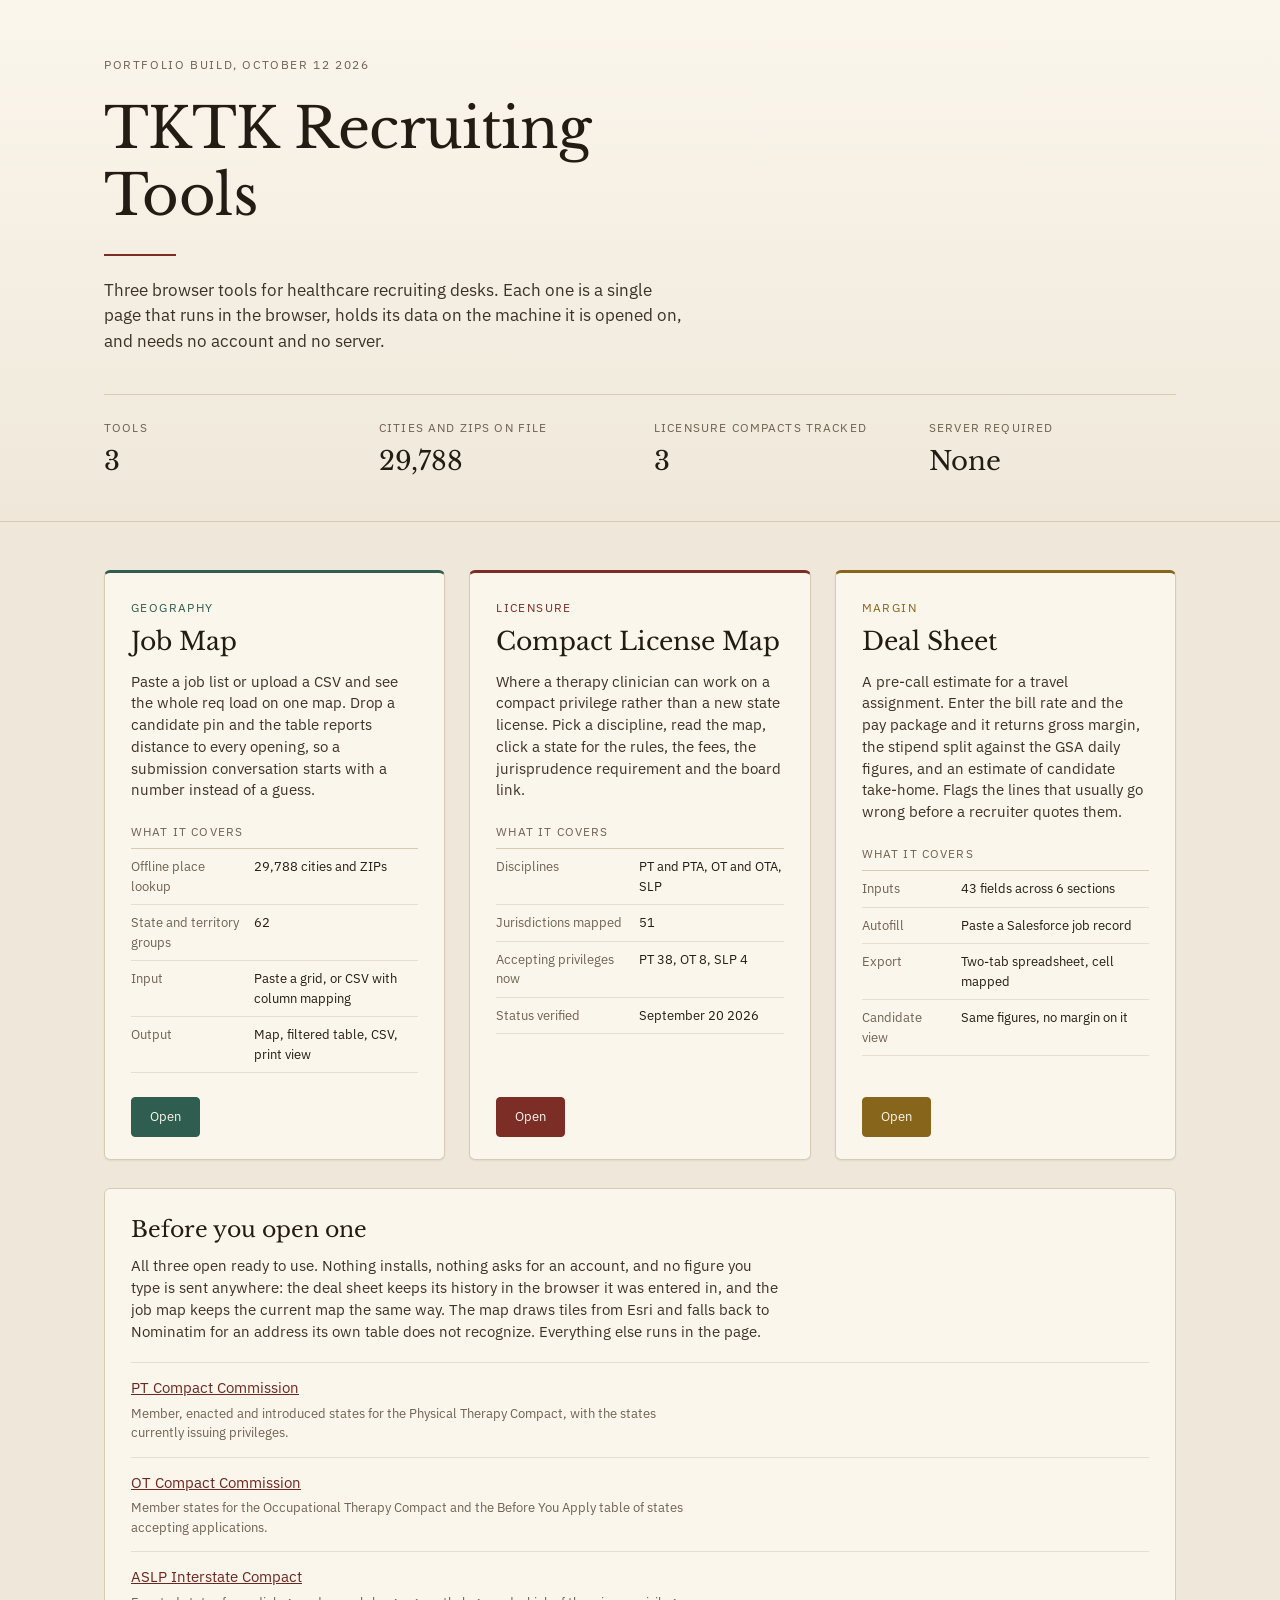
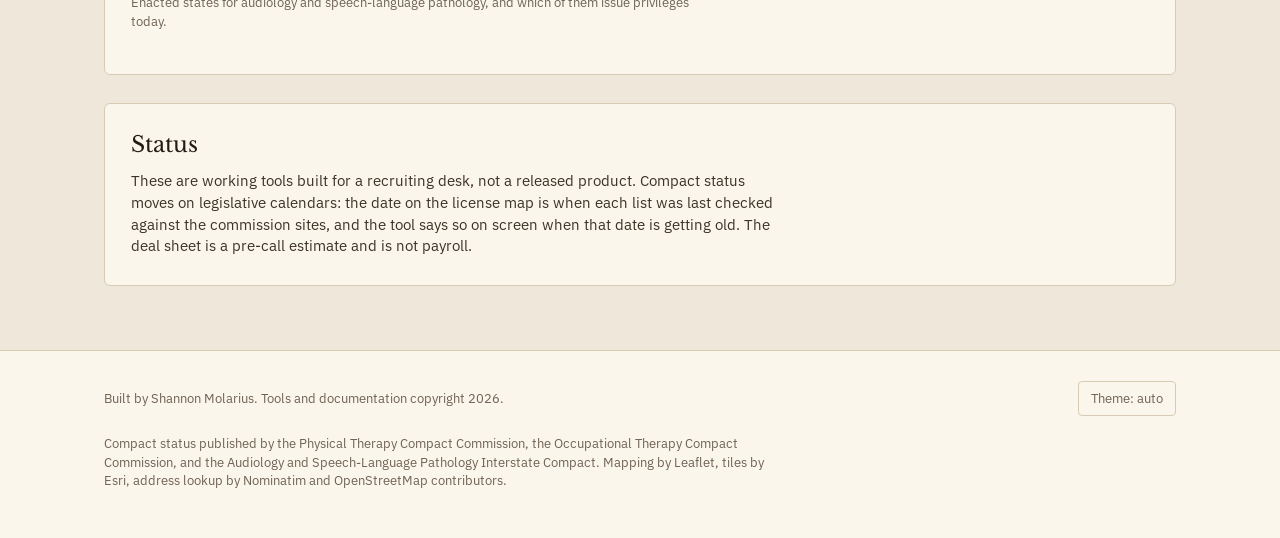
<file: index.html>
<!DOCTYPE html>
<html lang="en">
<head>
<meta charset="UTF-8">
<meta name="viewport" content="width=device-width, initial-scale=1">
<title>TKTK Recruiting Tools</title>
<meta name="description" content="Three browser tools for healthcare recruiting: job list mapping, compact license coverage, and deal margin estimates. Nothing installs.">
<link rel="preconnect" href="https://fonts.googleapis.com">
<link rel="preconnect" href="https://fonts.gstatic.com" crossorigin>
<link href="https://fonts.googleapis.com/css2?family=Libre+Baskerville:ital,wght@0,400;0,700;1,400&family=IBM+Plex+Sans:wght@400;500;600&display=swap" rel="stylesheet">
<link rel="stylesheet" href="assets/theme.css">
<link rel="stylesheet" href="assets/launcher.css">
<script src="assets/theme.js"></script>
</head>
<body>

<a class="skip" href="#tools">Skip to the tools</a>

<header class="masthead">
  <div class="shell">
    <p class="env">Portfolio build, October 12 2026</p>
    <h1>TKTK Recruiting<br>Tools</h1>
    <p class="lede">Three browser tools for healthcare recruiting desks. Each one is a single page that runs in the browser, holds its data on the machine it is opened on, and needs no account and no server.</p>

    <dl class="figures">
      <div><dt>Tools</dt><dd>3</dd></div>
      <div><dt>Cities and ZIPs on file</dt><dd>29,788</dd></div>
      <div><dt>Licensure compacts tracked</dt><dd>3</dd></div>
      <div><dt>Server required</dt><dd>None</dd></div>
    </dl>
  </div>
</header>

<main class="shell" id="tools">
  <section aria-label="Tools">
    <div class="grid">

      <article class="card" data-accent="forest">
        <p class="kicker">Geography</p>
        <h2><a class="card-title" href="job-map.html">Job Map</a></h2>
        <p class="card-body">Paste a job list or upload a CSV and see the whole req load on one map. Drop a candidate pin and the table reports distance to every opening, so a submission conversation starts with a number instead of a guess.</p>
        <table class="spec">
          <caption>What it covers</caption>
          <tbody>
            <tr><th scope="row">Offline place lookup</th><td>29,788 cities and ZIPs</td></tr>
            <tr><th scope="row">State and territory groups</th><td>62</td></tr>
            <tr><th scope="row">Input</th><td>Paste a grid, or CSV with column mapping</td></tr>
            <tr><th scope="row">Output</th><td>Map, filtered table, CSV, print view</td></tr>
          </tbody>
        </table>
        <ul class="actions">
          <li><a class="primary" href="job-map.html">Open</a></li>
        </ul>
      </article>

      <article class="card" data-accent="oxblood">
        <p class="kicker">Licensure</p>
        <h2><a class="card-title" href="compact-license-map.html">Compact License Map</a></h2>
        <p class="card-body">Where a therapy clinician can work on a compact privilege rather than a new state license. Pick a discipline, read the map, click a state for the rules, the fees, the jurisprudence requirement and the board link.</p>
        <table class="spec">
          <caption>What it covers</caption>
          <tbody>
            <tr><th scope="row">Disciplines</th><td>PT and PTA, OT and OTA, SLP</td></tr>
            <tr><th scope="row">Jurisdictions mapped</th><td>51</td></tr>
            <tr><th scope="row">Accepting privileges now</th><td>PT 38, OT 8, SLP 4</td></tr>
            <tr><th scope="row">Status verified</th><td>September 20 2026</td></tr>
          </tbody>
        </table>
        <ul class="actions">
          <li><a class="primary" href="compact-license-map.html">Open</a></li>
        </ul>
      </article>

      <article class="card" data-accent="brass">
        <p class="kicker">Margin</p>
        <h2><a class="card-title" href="deal-sheet.html">Deal Sheet</a></h2>
        <p class="card-body">A pre-call estimate for a travel assignment. Enter the bill rate and the pay package and it returns gross margin, the stipend split against the GSA daily figures, and an estimate of candidate take-home. Flags the lines that usually go wrong before a recruiter quotes them.</p>
        <table class="spec">
          <caption>What it covers</caption>
          <tbody>
            <tr><th scope="row">Inputs</th><td>43 fields across 6 sections</td></tr>
            <tr><th scope="row">Autofill</th><td>Paste a Salesforce job record</td></tr>
            <tr><th scope="row">Export</th><td>Two-tab spreadsheet, cell mapped</td></tr>
            <tr><th scope="row">Candidate view</th><td>Same figures, no margin on it</td></tr>
          </tbody>
        </table>
        <ul class="actions">
          <li><a class="primary" href="deal-sheet.html">Open</a></li>
        </ul>
      </article>

    </div>
  </section>

  <section class="panel" aria-labelledby="how">
    <h2 id="how">Before you open one</h2>
    <p>All three open ready to use. Nothing installs, nothing asks for an account, and no figure you type is sent anywhere: the deal sheet keeps its history in the browser it was entered in, and the job map keeps the current map the same way. The map draws tiles from Esri and falls back to Nominatim for an address its own table does not recognize. Everything else runs in the page.</p>
    <ul class="sources">
      <li>
        <a href="https://ptcompact.org/compact-map/">PT Compact Commission</a>
        <span>Member, enacted and introduced states for the Physical Therapy Compact, with the states currently issuing privileges.</span>
      </li>
      <li>
        <a href="https://otcompact.gov/before-you-apply/">OT Compact Commission</a>
        <span>Member states for the Occupational Therapy Compact and the Before You Apply table of states accepting applications.</span>
      </li>
      <li>
        <a href="https://aslpcompact.com/compact-map/">ASLP Interstate Compact</a>
        <span>Enacted states for audiology and speech-language pathology, and which of them issue privileges today.</span>
      </li>
    </ul>
  </section>

  <section class="panel" aria-labelledby="status">
    <h2 id="status">Status</h2>
    <p>These are working tools built for a recruiting desk, not a released product. Compact status moves on legislative calendars: the date on the license map is when each list was last checked against the commission sites, and the tool says so on screen when that date is getting old. The deal sheet is a pre-call estimate and is not payroll.</p>
  </section>
</main>

<footer class="footer">
  <div class="shell">
    <div class="footer-bar">
      <p style="margin:0">Built by Shannon Molarius. Tools and documentation copyright 2026.</p>
      <button class="theme-btn" type="button" data-theme-toggle>Theme: auto</button>
    </div>
    <p>Compact status published by the Physical Therapy Compact Commission, the Occupational Therapy Compact Commission, and the Audiology and Speech-Language Pathology Interstate Compact. Mapping by Leaflet, tiles by Esri, address lookup by Nominatim and OpenStreetMap contributors.</p>
  </div>
</footer>

</body>
</html>
</file>
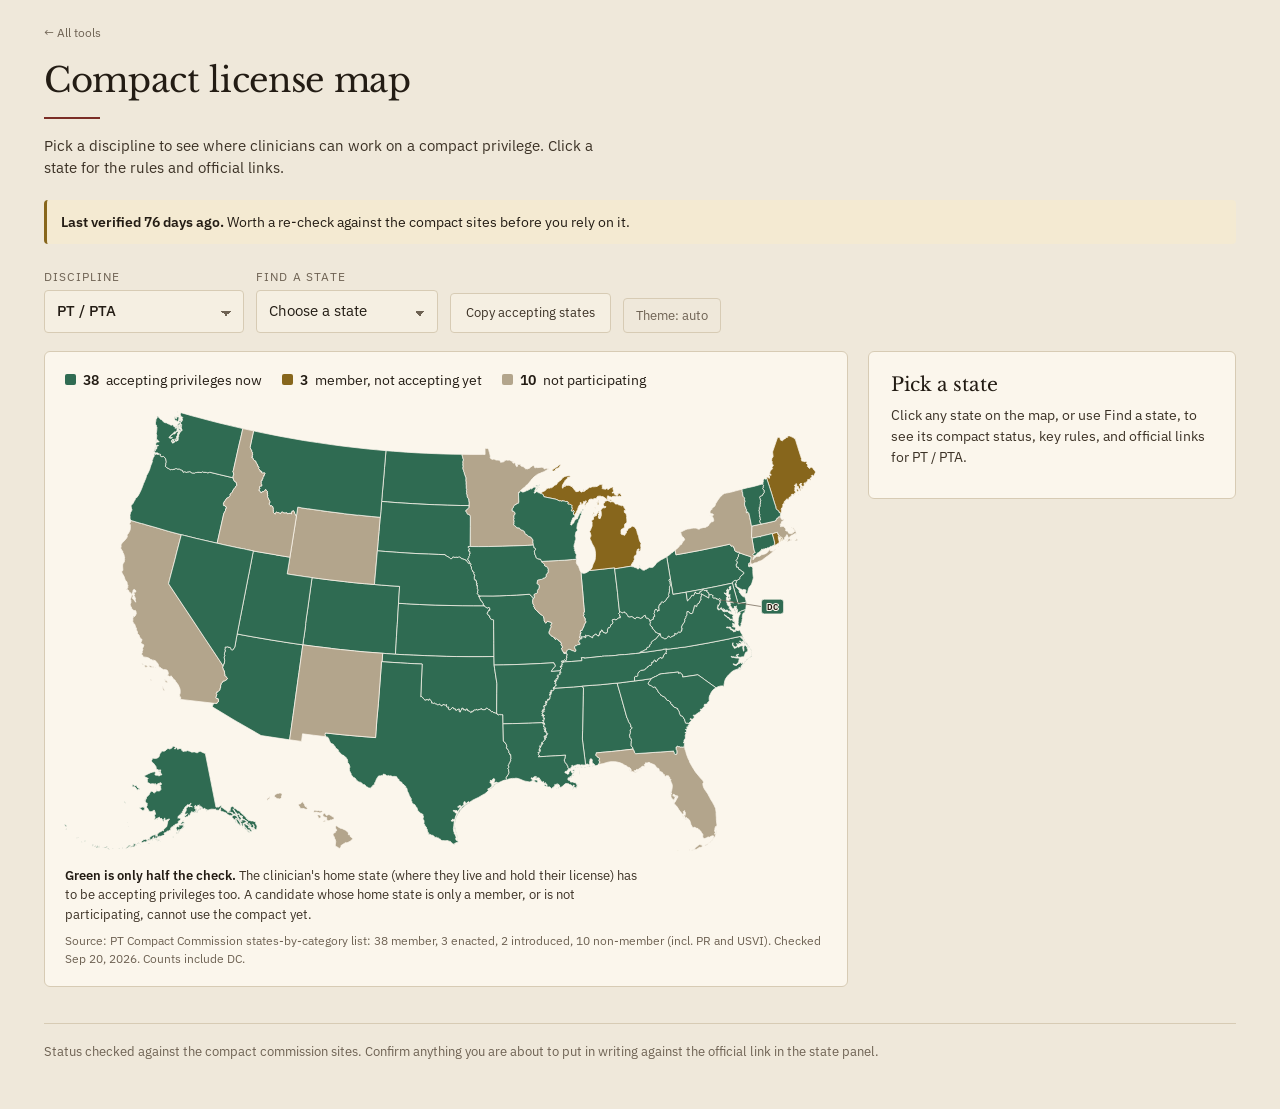
<file: compact-license-map.html>
<!DOCTYPE html>
<html lang="en">
<head>
<meta charset="UTF-8">
<meta name="viewport" content="width=device-width, initial-scale=1">
<title>Compact License Map</title>
<meta name="description" content="Where therapy clinicians can work on a compact privilege: PT and PTA, OT and OTA, and SLP, by state.">
<link rel="preconnect" href="https://fonts.googleapis.com">
<link rel="preconnect" href="https://fonts.gstatic.com" crossorigin>
<link href="https://fonts.googleapis.com/css2?family=Libre+Baskerville:ital,wght@0,400;0,700;1,400&family=IBM+Plex+Sans:wght@400;500;600&display=swap" rel="stylesheet">
<link rel="stylesheet" href="assets/theme.css">
<script src="assets/theme.js"></script>
<style>
  /* ---------- Local aliases onto the shared tokens ----------
     The rules below were written against these names. Pointing
     them at the shared tokens keeps every rule intact and lets
     light and dark come from one place. */
  :root {
    --line: var(--rule);
    --on: var(--ok);
    --on-soft: var(--ok-soft);
    --pending: var(--warn);
    --pending-soft: var(--warn-soft);
    --off: var(--idle);
    --off-soft: var(--idle-soft);
    --link: var(--accent-ink);
  }

  .app { max-width: 1240px; margin: 0 auto; padding: 24px 24px 48px; }
  h1 { font-size: clamp(26px, 4vw, 34px); margin: 0 0 6px; letter-spacing: -0.01em; }
  h1::after {
    content: "";
    display: block;
    width: 56px; height: 2px;
    margin: 16px 0 0;
    background: var(--accent);
  }
  .sub { margin: 16px 0 0; color: var(--body); max-width: 62ch; }
  .controls { display: flex; flex-wrap: wrap; gap: 12px; align-items: end; margin: 24px 0 18px; }
  .field { display: flex; flex-direction: column; gap: 5px; min-width: 0; }
  .field label { font-size: 11.5px; letter-spacing: .1em; text-transform: uppercase; color: var(--muted); }
  select {
    padding: 9px 34px 9px 12px;
    min-width: 180px;
    max-width: 100%;
    appearance: none;
    -webkit-appearance: none;
    background-image: linear-gradient(45deg, transparent 50%, var(--muted) 50%), linear-gradient(135deg, var(--muted) 50%, transparent 50%);
    background-position: calc(100% - 17px) 55%, calc(100% - 12px) 55%;
    background-size: 5px 5px, 5px 5px;
    background-repeat: no-repeat;
  }
  #disc { font-weight: 500; min-width: 200px; }

  .stage { display: grid; grid-template-columns: minmax(0, 1fr); gap: 20px; }
  @media (min-width: 900px) { .stage { grid-template-columns: minmax(0, 1fr) 368px; align-items: start; } }

  .mapcard { background: var(--surface); border: 1px solid var(--rule); border-radius: var(--radius-lg); padding: 16px 16px 18px; }
  .summary { display: flex; flex-wrap: wrap; gap: 8px 20px; margin: 2px 4px 12px; font-size: 13.5px; }
  .summary span { display: inline-flex; align-items: center; gap: 7px; white-space: nowrap; }
  .sw { width: 11px; height: 11px; border-radius: 2px; display: inline-block; flex: none; }
  .sw.on { background: var(--on); } .sw.pending { background: var(--pending); } .sw.off { background: var(--off); }
  .summary b { font-weight: 600; }
  svg#map { display: block; width: 100%; height: auto; }
  .st { cursor: pointer; stroke: var(--surface); stroke-width: 1; stroke-linejoin: round; transition: fill .15s ease; }
  .st.on { fill: var(--on); } .st.pending { fill: var(--pending); } .st.off { fill: var(--off); }
  .st:hover { stroke: var(--ink); stroke-width: 2; }
  .st.sel { stroke: var(--ink); stroke-width: 3; }
  .st:focus { outline: none; }
  .st:focus-visible { stroke: var(--accent); stroke-width: 3; }
  .dcline { stroke: var(--muted); stroke-width: 1; fill: none; pointer-events: none; }
  .dctxt { font-size: 11px; font-weight: 700; fill: var(--ink); paint-order: stroke; stroke: var(--surface); stroke-width: 3px; stroke-linejoin: round; pointer-events: none; text-anchor: middle; dominant-baseline: central; }
  .note { margin: 12px 4px 0; color: var(--body); font-size: 13px; max-width: 72ch; }
  .note strong { color: var(--ink); font-weight: 600; }
  .src { margin: 8px 4px 0; color: var(--muted); font-size: 12px; }

  .tip {
    position: fixed; z-index: 30; pointer-events: none; display: none;
    background: var(--ink); color: var(--bg); padding: 5px 9px; border-radius: var(--radius); font-size: 13px; white-space: nowrap;
  }

  .panel {
    padding: 22px;
    overflow-y: auto; overscroll-behavior: contain;
  }
  @media (min-width: 900px) { .panel { position: sticky; top: 20px; max-height: calc(100vh - 40px); } }
  @media (max-width: 899px) {
    .panel {
      position: fixed; left: 0; right: 0; bottom: 0; z-index: 40;
      max-height: 82vh; max-height: 82dvh;
      border-radius: var(--radius-lg) var(--radius-lg) 0 0; border-bottom: 0;
      padding-bottom: calc(22px + env(safe-area-inset-bottom, 0px));
      box-shadow: var(--shadow);
      transform: translateY(110%); transition: transform .22s ease; visibility: hidden;
    }
    .panel.open { transform: none; visibility: visible; }
    .scrim { position: fixed; inset: 0; background: rgba(20, 16, 11, .5); z-index: 35; display: none; }
    .scrim.open { display: block; }
    .empty { display: none; }
  }
  @media (min-width: 900px) { .scrim { display: none !important; } }
  @media (prefers-reduced-motion: reduce) { .panel { transition: none; } .st { transition: none; } }

  .empty { color: var(--muted); }
  .empty h2 { font-size: 19px; margin: 0 0 8px; color: var(--ink); }
  .phead { display: flex; justify-content: space-between; align-items: start; gap: 12px; }
  .phead h2 { font-size: 24px; margin: 0; }
  .close { flex: none; border: 1px solid var(--rule); background: var(--surface-2); color: var(--ink); border-radius: var(--radius); width: 36px; height: 36px; font-size: 20px; line-height: 1; cursor: pointer; }
  @media (min-width: 900px) { .close { display: none; } }
  .badge { display: inline-block; margin: 10px 0 2px; padding: 3px 11px; border-radius: 2px; font-size: 12px; font-weight: 600; letter-spacing: .04em; text-transform: uppercase; }
  .badge.on { background: var(--on-soft); color: var(--on); }
  .badge.pending { background: var(--pending-soft); color: var(--pending); }
  .badge.off { background: var(--off-soft); color: var(--muted); }
  .dname { color: var(--muted); font-size: 13px; margin-left: 6px; }
  .panel h3 {
    font-size: 11.5px; letter-spacing: .1em; text-transform: uppercase;
    font-family: var(--font-body); color: var(--muted);
    margin: 22px 0 8px; padding-bottom: 6px; border-bottom: 1px solid var(--rule);
  }
  .panel p { margin: 8px 0; color: var(--body); font-size: 14px; }
  .panel ul { margin: 6px 0; padding-left: 18px; color: var(--body); font-size: 14px; }
  .panel li { margin: 5px 0; }
  .facts { display: grid; grid-template-columns: auto 1fr; gap: 5px 14px; margin: 6px 0; font-size: 14px; }
  .facts dt { color: var(--muted); }
  .facts dd { margin: 0; }
  .links { display: flex; flex-direction: column; gap: 2px; margin: 4px 0; }
  .links a { color: var(--link); text-decoration: none; padding: 7px 0; border-bottom: 1px solid var(--rule-soft); overflow-wrap: anywhere; font-size: 13.5px; }
  .links a:hover { text-decoration: underline; }
  .links small { color: var(--muted); }
  .flag { margin-top: 16px; padding: 12px 14px; border-radius: var(--radius); background: var(--surface-2); border-left: 2px solid var(--brass); font-size: 13.5px; color: var(--body); }
  .asof { margin-top: 12px; color: var(--muted); font-size: 12px; }

  .stale {
    margin: 20px 0 0; padding: 12px 14px; border-radius: var(--radius); font-size: 13.5px;
    background: var(--warn-soft); color: var(--ink); border-left: 3px solid var(--warn);
  }
  .stale strong { font-weight: 600; }

  .footnote {
    margin: 36px 0 0; padding-top: 18px; border-top: 1px solid var(--rule);
    color: var(--muted); font-size: 12.5px;
  }
  .footnote a { color: var(--link); }

  @media print {
    .controls, .scrim, .tip, .close, .stale { display: none !important; }
    .app { max-width: none; padding: 0; }
    .stage { display: block; }
    .panel {
      position: static !important; visibility: visible !important; transform: none !important;
      max-height: none !important; box-shadow: none; border-radius: 0; margin-top: 12px;
      break-inside: avoid;
    }
    .mapcard { border: 0; padding: 0; }
    .links a { color: #000; }
    .links a::after { content: " (" attr(href) ")"; font-size: 10px; color: #555; word-break: break-all; }
  }
</style>
</head>
<body>
<div class="app">
  <p class="src" style="margin:0 0 18px"><a href="index.html" style="color:var(--muted);text-decoration:none">&larr; All tools</a></p>
  <h1>Compact license map</h1>
  <p class="sub">Pick a discipline to see where clinicians can work on a compact privilege. Click a state for the rules and official links.</p>
 
  <div class="stale" id="stale" hidden></div>
 
  <div class="controls">
    <div class="field">
      <label for="disc">Discipline</label>
      <select id="disc">
        <option value="PT">PT / PTA</option>
        <option value="OT">OT / COTA</option>
        <option value="SLP">SLP</option>
      </select>
    </div>
    <div class="field">
      <label for="jump">Find a state</label>
      <select id="jump"><option value="">Choose a state</option></select>
    </div>
    <div class="field">
      <button type="button" class="btn" id="copyBtn">Copy accepting states</button>
    </div>
    <div class="field">
      <button class="theme-btn" type="button" data-theme-toggle>Theme: auto</button>
    </div>
  </div>
 
  <div class="stage">
    <div class="mapcard">
      <div class="summary" id="summary"></div>
      <svg id="map" viewBox="-62 0 1040 610" role="group" aria-label="Map of US states colored by compact status"></svg>
      <p class="note"><strong>Green is only half the check.</strong> The clinician's home state (where they live and hold their license) has to be accepting privileges too. A candidate whose home state is only a member, or is not participating, cannot use the compact yet.</p>
      <p class="src" id="src"></p>
    </div>
    <aside class="panel" id="panel" role="region" aria-label="State detail"></aside>
  </div>
  <p class="footnote">Status checked against the compact commission sites. Confirm anything you are about to put in writing against the official link in the state panel.</p>
</div>
<p class="sr" id="live" role="status" aria-live="polite"></p>
<div class="scrim" id="scrim"></div>
<div class="tip" id="tip"></div>
 
<script>
const GEO = {"paths":{"AL":"M648,492.4L651.8,491.5L651.9,491L652.9,491.8L652.3,492.3L651.6,492.1L649,492.6ZM641.6,384L641.5,383.7L655.9,382.6L666.5,381.9L685.2,380L689.2,379.7L689.9,382.4L693.3,394L702.5,427L703.1,427.4L702.9,428.1L703.9,428.9L704.5,431.8L705.3,433.1L706.7,434.3L707.1,435.9L707.8,436.5L707.3,438.8L708.7,439.2L709.6,439.9L708.9,441L707.5,442.1L706.7,443.2L707.1,444.3L707.1,446L706.9,447.7L705.9,450.1L706.6,452.5L706.6,453.3L708.1,454.9L708.6,457.1L708.2,458.3L708.4,459.2L708.1,460.8L708.3,462.3L707.9,462.8L708.3,464.8L709.9,466.4L710.8,468.8L693.6,470.8L681.5,472.1L669.5,473.1L660.7,474L661,474.7L660.3,477L662,478.7L662.5,479.6L665.1,480.9L665.4,481.9L664.6,484.7L665.4,485.9L666.3,486.4L665.2,487L664.9,488.5L664.1,489.2L664.7,489.5L663.7,490.1L661.1,491L657.6,491.8L655.2,492L655.6,491.2L656.5,491.6L658.9,490.9L659.1,490.2L657.2,488.4L655.9,487.8L655.2,486.1L655.7,484.9L655.4,483.1L654.8,482.2L653.4,481.7L652.4,482.7L652.6,483.4L651.9,485.8L652.1,488.9L651.6,490.2L650.5,490.4L650.5,489.6L649.1,489L648,489.4L647.7,489L646.5,489.5L645.1,478.3L642.7,459.5L642.2,455L642.5,443.9L643,413.2L643.4,396.1L643.7,386.2L642.6,385.6Z",
"AK":"M104.2,551.6L104.6,550.3L105.1,550.5ZM99.1,569.9L99.5,569.3L100.1,569.7L100.1,568.7L101.8,567.4L102.4,566.6L102.2,565.9L103.4,565.2L102.9,567.5L103.5,567L104.4,567.9L105,567.5L104.7,569.1L103.7,568.6L103.9,569.2L102.5,568.9L102.3,569.9L100.9,570.5ZM95.1,582L96.3,581.4L96.9,582.3L95.7,582.4ZM93.3,575.4L94,574.3L95.7,573.1L96.7,573.2L97.1,574.4L97.3,573.2L96.9,571.9L97.8,571.3L98.5,571.7L99.5,571.6L99,570.7L100.5,571.5L99.7,570.7L101.4,570.9L101.3,571.6L102.1,571.5L103.1,570.6L103.9,572.3L103.2,572.1L103.2,573.5L104.5,573.3L103.8,574.9L102,574.3L102.6,575.3L101.7,576.2L100.2,576.9L101.5,577.1L100,577.7L99.7,578.4L99.2,577.7L99.5,576.8L98,579.4L97.1,580.2L96,580.4L97.3,578.8L96.8,578.7L97.5,577.1L95.4,579.6L94.4,578.4L94.4,576.9L93.3,576.1ZM93.1,582.8L94.3,581.5L95,581.9L93.4,583.1ZM88.9,587.6L89.6,586.9L89.6,588.1ZM71.8,593.7L71.9,592.8L72.4,593.5ZM71,591.7L71.7,591.2L71.6,592.9L71,592.8ZM68.2,593.5L69,592.6L68.6,592L69.2,591.4L70.3,591.7L70,592.3ZM65.8,590.1L66.5,589.5L68.2,590.1L68,590.9L67.2,590.1L67.1,591.8L66.4,591.1L65.9,591.6ZM67.5,564.2L67.7,563.3L69.3,562.5L68.3,564.3ZM60.9,591.2L61.3,590.8L62.3,591.5L61.6,591.8ZM58.3,592.4L59.2,592.2L58.7,593.3ZM66.1,523.9L67.3,523.7L67.3,524.3ZM56,595.9L56,595.6L58.1,596.7L57.5,597ZM44.6,597L45.9,596.9L45.8,597.4ZM42.7,595.5L43,595.1L43.9,596L43.1,596.7ZM40.6,595.9L41.8,595.6L42.5,596.7L40.7,596.8ZM44.2,547.5L46.2,547.9L47.2,547.1L48.5,547.1L49.5,546.7L49.6,547.6L50.4,547.6L50.9,548.5L51,551.2L49.2,551.3L48.4,552L47.7,551.1L46.9,550.9L44.4,548.7ZM31.3,600.8L33.3,600.2L33.8,600.4L35.9,598.5L36.7,599.1L36.9,598.5L35.8,598.1L35.4,597.5L36.1,596.7L37.9,596.5L37.8,597.2L38.5,597.5L39.2,596.8L39.8,597.5L38,598.9L40.1,598.2L40,598.8L39.1,599.4L37.8,599.6L36.6,600.9L34.8,600.6L33.9,601.2L32.2,601.5ZM50.7,504.5L52.9,503.7L55.5,502.3L59.1,500.7L61.2,500L63.9,499.5L65.7,499.7L65.7,500.8L64.9,502.8L65.2,503.9L67.2,504.2L68.5,504.2L69.6,504.8L70.5,504.5L71.4,505.1L72.5,503.4L74.3,503.7L73.9,502.8L72.7,502.2L71.4,502.5L71.7,501.2L70.7,499.4L70,499.2L69.7,498.2L70.7,497.6L71.5,499L71.2,500.1L72.6,501.9L73.4,501.7L71.9,499.6L72.3,498.3L73.2,497.6L72.4,497L70.2,497.3L66.5,495.6L66.7,494.6L66.2,492.3L62.9,487.9L61.4,486.9L60.8,485.7L59.4,484.4L60.4,484.2L61,483.3L61.5,480.8L64,481.4L67.2,481.3L69.5,480L70.5,478.8L71.1,476.5L71.7,475L74,472.2L75.3,471.4L76.8,471.8L78.2,471.3L79.9,470.1L81.6,468.4L82.9,467.9L84.2,468.7L86.7,468.1L87.6,467.4L89.3,465.1L90.1,465L92.5,466.1L92.7,466.6L91.4,467.7L91.5,468.6L92.3,468.8L92.7,467.9L93.6,467.2L94,466.3L95,467.2L95.1,468.8L96.2,469.2L97,468.3L98.7,468L101.4,468.7L100.8,469.8L100.9,470.4L102.8,470.8L102.4,471.8L104.4,472.1L104.9,471.5L106.4,471.4L106.5,471.8L108.9,470.8L110.8,471.5L111.3,471.3L112.1,472.2L112.4,471.8L113.9,472.8L115.4,473L116.1,472.7L118.9,472.6L120.3,473.4L121.6,473.8L122.5,473.6L124.4,472.2L126,471.7L131.6,474.3L132.9,474.4L147.3,547.1L149.2,547.3L149.3,546.6L151.4,547.2L152.2,545.7L154.5,545.1L154.6,547.3L155.4,547.9L156.8,548.2L157.4,549.2L162.3,552.4L163.6,554.8L165.6,552.2L166.5,551.9L166.7,550.9L166.3,549.5L167,549.3L166.5,548.3L167.9,547.4L169.4,545.9L171.7,547.2L171.8,548.3L172.6,549.3L173.6,549.2L175.4,550.4L176.3,551.6L178.2,552.1L180.8,553.8L180.5,554.3L182.2,555.7L183,556.7L184.2,557.6L186.3,559.8L188.3,561.5L188.1,562.6L189.5,562.5L189.7,563.9L190.9,564.1L191.6,565.6L192.6,565.1L195.2,565.9L196.6,565.8L198.2,566.2L198.7,566.9L200.1,566.6L200.9,568L200.8,569.3L201.5,570.6L202.9,572.6L202.4,575.9L201.4,577.9L200.7,577.3L200.3,577.8L198.4,575L199.1,573.9L198.5,572.1L197.6,570.6L196.8,570.2L198.1,571.9L198.4,574.2L198.1,575.1L196.9,575.2L195.4,574.7L194.4,573.7L194.6,572.7L194.1,570.7L194.1,572.6L193.6,573.2L193.9,574L192.8,573.7L192.3,572.9L192.5,571.7L192.1,570.1L192.2,568.8L191.6,570.1L192,570.8L191.1,571.8L190.2,570.5L189.2,570.5L188.9,569.7L189.4,568.6L190.2,568.2L189.6,567.2L190.4,567.2L188.5,566.3L188.2,565.4L187.1,565.1L185.7,563.9L183.2,563.5L183.1,562.1L182.3,560.4L181.5,560.3L181.4,559.6L183.6,560L181.6,559L181,559.1L179,557.5L178.4,555.8L178.3,556.5L176.2,556.8L175,555.1L172.8,552.8L171.5,550.3L170.3,549.6L170,550.1L171.4,551.2L171.8,552.4L173.4,554.5L174.7,557.7L173.3,557.4L172.7,556.5L171.8,556.5L170.8,557.2L170.3,555.4L169.2,554.1L168.7,554.7L167.5,554.3L167.1,553.4L166.7,554.1L165.8,553.8L165.7,554.3L167,554.4L168.4,555.3L169,555.3L170.3,557.4L169.1,558.4L168.4,558.4L168,559.3L166.6,558.2L166,558.4L163.8,557.4L162,556.3L161.8,555.6L160,554.5L158.5,554.2L157.2,553.6L155,553L153,552.1L153.3,551.2L153.9,551.3L153.3,549.3L153.4,547.9L152.8,549.8L151,551.3L148.6,551.4L146.3,550.7L146.8,549.7L145.5,550.2L141.7,549.9L140.6,550L135.3,551.6L134,553.4L134.4,552.2L135.2,551.3L135.8,551.2L134.7,550.4L132.3,550.3L132.9,549.8L132,549.6L132.3,548.5L130.8,549.7L128.8,548.7L128,548.9L128.8,547.8L127.4,548.9L127.5,549.7L125.3,550.6L125.4,549L126,549.1L128.4,547.8L127.9,546.9L126.9,547.7L127.4,546.7L125.7,547.4L124.8,547L126.7,545.9L125.3,546.4L124.5,545.3L124.8,544L123.6,545.6L123.1,544.2L122.8,545.7L122.1,546.2L121.6,545.6L120.8,546.8L119.2,547.1L119.8,544.9L119,545L118.4,547.4L119.4,547.6L118.7,549.7L119.6,548.7L120.3,549.9L119.7,551.6L121.1,552.9L120.3,553.9L119.4,554L118.9,552.4L118.7,554L117.9,554.3L116,553.9L114.9,555L115.2,554L114.7,552.9L114.6,554.5L113.5,554.3L113.7,556.8L112.5,555.7L112.9,556.6L111.3,558.7L111,558.8L110.5,557.4L110.3,558.7L109.8,558.7L108.8,560.4L107.6,560.5L107.2,560L106.4,561L105.8,561L104.8,560.3L105.2,559L106.6,558.4L108.7,555.9L108.2,556L106.7,557.2L105.2,556.2L105.7,554.1L106.9,552.5L107.3,549.9L106.7,548.5L108.1,547.9L110.5,545.8L111.3,546.9L112.1,547.1L112.9,546.2L115.5,546.8L113,545.8L111.6,544.8L112.9,542.9L113.9,542.3L113.2,542L112.3,542.9L111.9,544.1L110.1,544.2L109.4,543.8L108,544.8L107.5,545.9L106.3,546.2L105.1,547.5L105.5,548.5L105,548.5L103.3,550.4L103.6,551.2L101.7,553L102.3,553.8L101.4,555.4L99.8,555.5L100.6,555.8L100.5,556.9L97.6,558.1L97.8,559L96.2,559.5L96,562.3L96.4,561.9L97.7,562L99.1,562.7L99.6,563.5L99.1,564.5L98,565.5L97.1,565.6L96.4,566.5L96.7,567.4L95.8,569.3L94.7,569.9L93.7,570L92,570.7L92,571.4L91.1,571.7L91.2,572.6L89.9,572.1L89.3,573.9L88,573.7L88.1,574.7L87.3,574.4L85.8,575.8L86.7,575.5L86.6,576.7L85.6,578.3L84.2,578.4L82.8,579.9L82,579.1L80.6,581L80.4,580.5L79.6,581.3L79.7,582.1L78.7,581.6L77.7,581.9L77,582.9L78.5,583.9L76.9,585L76.7,585.8L76.1,584.8L76,585.9L75.2,585.5L74.9,586L72.2,586.5L71.9,588L71,588.6L71.7,586.8L70.6,586.4L69.6,587.3L68.1,588.1L67.3,589.1L65.9,588.5L64.1,589.7L62.9,589.5L63.7,587.5L62.6,587.5L61.9,589.3L61,590.5L60.3,590.3L60.6,591.3L59.7,590.8L59.2,591.8L58.2,591.4L58.3,589.8L57.8,589.3L57.3,589.9L57.8,590.7L57.7,592L56.4,592.2L55.6,590.6L54.8,591L55.6,591.9L53.9,592.8L54.7,593.2L55.2,594.1L54,593.3L52.7,594.2L50.5,593.8L49.2,594.3L49,594.8L47.6,595.2L46.7,594.8L46.5,593.5L47.7,593L48.6,591.6L51.8,590.6L53.4,590.8L54.2,592.2L54.5,590.3L56.5,590.1L58.1,588.2L59.8,586.5L62,585.2L64.9,584.5L66.5,584.6L65.8,586.1L66.3,586.9L66.5,585.7L67.8,586L68.7,586.9L69,586.4L67.5,585L68.6,583L71.3,580.8L72.6,580.3L75.2,578.8L76.4,579.3L76.5,577.8L77.9,575.9L79.2,575L80.9,573.4L81.7,569L82.5,568.7L81.9,567.8L82.4,566L84.1,564.4L84.4,563.1L83.9,563.2L79.6,565L78.1,563.5L78.4,561.8L77.2,562.8L76.7,564.1L77.2,565.9L76.4,566.6L75.7,566.2L74.6,563.4L73.3,562L72.5,563.1L71.9,562.2L70.9,561.6L71,560.7L69.1,561.8L66.6,562.8L66.4,563.4L64.7,564.1L64.1,563.2L64.9,562.4L65,560.8L64.2,558.3L64.7,557.5L65.8,556.7L64.7,553L63.8,551.1L63.3,551.2L63.1,552.3L62.3,552.3L60.7,553.1L58.4,553.3L56.6,552.7L56.5,551.2L55.9,550.7L54.9,548.7L53.9,548.2L53.4,547.4L54.2,546.8L52.6,546.7L54.4,545.2L54.5,544L53.9,543.1L54.7,542.9L53.8,541.4L53.4,542.1L52.7,541.9L52.7,540.5L51.8,539.8L51.8,539.1L52.5,538.6L52,538.1L51.1,538.2L51.3,537.2L52.6,537.2L51.8,535.9L53.4,535.9L53.2,534.7L53.7,533.6L57.5,529.9L57.5,529.1L58.7,526.7L59.6,526L60.7,525.7L62,526.3L63.3,527.9L64.3,527.9L65.8,526.7L67.5,524.9L68.3,525.3L69.9,525.5L71.5,525.2L73,523.2L72.6,520.6L72.7,519.5L71.8,518.1L71,517.8L71.5,517L72.8,517.3L73.6,516.6L73.7,515.7L72.5,514L71.8,515.1L70.8,514.8L69,515.5L67.6,516.5L66.5,518L66.5,516.6L65.6,515.4L65.1,515.7L65.9,516.7L65.1,516.7L64.1,515.8L61.3,515.5L59.1,516L55.2,514.1L54.6,512.8L55.1,511.9L54.3,510.7L53.9,509.4L54.7,509.7L55.9,508.7L55.3,508.1L52.4,506.9L50.7,505.2ZM24.9,603L26.6,601.7L26.8,600.9L27.7,600.4L28.9,600.7L28.6,600L29.3,599.1L31,598.7L31.9,599.3L31.4,600.2L29.2,600.9L28,602.2L24.6,603.3ZM28.5,573.3L29.6,573.6L29.2,574.1ZM20.4,602.1L21.6,602L21.7,602.9L20.5,602.6ZM26.8,568.3L28,568.2L27.3,568.8ZM16,603L17.2,602.5L17.1,603.3L16.1,603.5ZM34.4,517.8L35.3,516.1L35.5,517L37.7,518.5L39.4,517.9L40.5,518.8L40.5,519.8L42,521.2L44.8,522.4L43.9,523.5L42.1,523L40.8,524.5L40.4,523.2L39,521.1L37.5,519.7L36.7,519.4L35.2,520L34.4,519.3ZM7,603L8,602.6L8.6,602.9L8,603.5ZM23.4,539.9L24.2,539.3L24.1,540L26.2,542.3L24.4,541.4ZM-0,602.3L1.1,602.8L2,602.7L3.1,603.6L5,604.1L2.8,604L0.3,603ZM-6.2,601.2L-4.6,601.4L-1,601.3L-1,600.5L0,599.9L0.7,600.9L-0.6,601.6L-0.2,602.3L-2,602.5L-3.5,602.2ZM-10.2,599.4L-9.2,600L-9.8,600.8L-10.4,600.4ZM-11,601.2L-9.6,601L-9.7,601.5L-10.8,601.8ZM-15,601.4L-13.6,600.4L-13.1,599.3L-12,599.5L-12.5,600.5L-11.1,600.8L-11.5,601.8L-12.3,601.4L-14.2,601.9ZM-18.1,599.6L-15.6,599.7L-15.2,598.9L-14.6,599.3L-15.4,600.5L-16.2,600.6L-16.6,600ZM-20.1,597.5L-18.7,597.7L-18.3,598.8L-19.5,600L-20,599L-19.3,599.1ZM-30.2,592.5L-29.3,592.6L-28.9,593.1L-30,593.6ZM-35.2,593.3L-34,594.1L-33.1,596.2L-34,594.7ZM-40.8,588.6L-39.1,588.5L-38.4,587.7L-38.1,588.3L-40.5,589.3ZM-55.8,576.6L-54.3,576.5L-54.4,577.8ZM-57.6,570.9L-56.7,570.8L-54.7,571.9L-53.9,573.8L-54.7,573.2L-55.2,573.4L-56.4,573.1L-56.9,571.3ZM197.4,577.4L198.2,576.7L198.7,577.2L198.2,577.9ZM196.5,577L196.6,576.1L196.2,575L197.1,575.3L197.6,576.8ZM194.7,574.9L194.8,574.4L195.8,575L195.8,576.5ZM187.6,570L187.8,569.6L188.6,570.7ZM187.1,569.1L187.4,568.2L188.9,568.2L189,569.2L188.2,569.7ZM186.2,576.9L186.2,576.1L187.6,575.5L188.2,576L188,576.9L187,577.9L186.9,576.9ZM184.9,573.1L185.5,571.2L184.9,571L185,569.8L186.8,569.5L188.6,571.4L190,571.8L191,572.6L192.7,574.5L191.4,574.2L191.2,575L192,574.6L193.4,575.3L193.6,576.5L194.4,575.9L194.7,576.4L194.5,578.1L195,577.6L195.8,579.3L195.7,580.1L194.5,580.4L193.4,580.2L193.9,579.4L192.5,579L192.1,577.4L191.5,577.9L191.8,578.9L191,578.8L190.5,577.6L189.6,577.5L191.5,579.9L192.1,579.3L193,580.4L192.2,580.3L192.9,581.2L192,581.3L190.1,579.8L189.2,577.9L188.2,578.3L188,577.5L189.4,576.3L188.2,575.3L185.8,574.3L186.3,573.7L186.1,572.3L185.5,573.5ZM182.7,574.2L183.7,574L183.2,574.7ZM180.3,567.2L180.7,566.3L181.7,566.1L182.4,566.9L182.1,565.7L181.4,565.3L181.9,564.6L184.4,564.6L185.4,564.3L186.7,565.5L188.7,566.7L187.8,567.7L186.4,567.9L186.3,568.6L185.3,568.5L184.4,569.2L183.9,568.5L184,572.3L183.4,573.2L182.7,572.5L182,570.8L182,569.3L181.4,569.3ZM174.6,555.9L175.8,556.7L176.1,557.5L176.6,557.1L178.2,556.9L178.4,557.5L180.2,559.2L180.8,560.6L179.6,559.3L178.7,558.9L179.3,559.9L180.5,560.7L181.4,562.6L179.6,565.9L179.1,566L178.5,564.6L178.9,563.1L178,562.3L177,560.9L176.9,560L175.2,557.3ZM173.9,564.8L174.6,562.9L176.3,563.6L177.2,563.4L177.6,564.6L179.7,568.3L180.7,571.9L180.8,572.7L180.1,572.3L177.5,569.4L175.5,568.5L176.1,568.4L176,567L175.3,566.6L175.5,565.3L174.8,565.6ZM173.5,565.9L173.6,565L174.8,565.7L174.9,567.4L174,567.8L174.2,566.7ZM169.1,561.4L168.9,560.3L169.5,559.5L169.1,558.6L169.9,559.2L170.9,558.7L171.5,557.8L173.2,558.6L175.3,558.7L175.8,559.6L175,560.1L175.9,560.4L177.1,562.7L176.1,563.2L173.7,562.2L174.1,563.7L173.8,564.8L173,564.7L171.6,563.5L171.2,563.6L170.2,562ZM120.8,555.1L121.2,554L122.6,552.2L123.6,550L124.3,550.9L122.4,553.8L122.9,554.1ZM120.4,551.4L120.8,549.5L121.6,548.6L121.6,550.3L121.2,552.1Z",
"AZ":"M145.1,407L145.7,406.7L147.1,407.1L148.8,406.9L148.9,406.1L150.3,405.1L150.7,403.8L150.2,400.8L148.6,400.6L147.4,400.1L147,398.6L147.8,397.3L148.3,394.9L147.5,393.9L148.3,392.7L148,391.7L149.9,391.5L150.2,390.9L151.7,389.4L152.4,389.1L152.8,386.2L153.5,386L153.6,382.4L154.2,382.1L153.9,380.5L156.1,378.7L156.8,377L158.7,376.7L160.1,376.1L162.2,374.6L162.8,373.6L162.3,372.5L161.4,371.9L159.8,369.6L158.9,369.3L159.3,367.7L158.7,366.1L158.9,365.7L158.5,363.2L157.3,361.8L156.9,360.1L156.2,359.1L156.8,356.2L157.7,354.7L157.1,354L158.4,353.5L158.7,352.8L159,349.1L158.8,347.1L158.2,345.1L159.2,342.4L158.7,341.4L158.7,340L159.1,339L159,337.8L159.5,336.8L160.1,336.5L159.3,334.7L159.7,332.8L159.5,331.4L159.9,331.1L162.2,330.9L163.1,330.6L164.1,330.8L164.2,331.3L166.6,331.5L167.5,333.2L167.3,333.6L168.4,334.8L170,334.9L172.2,331.7L172.6,331.5L173.5,327L174.5,321L176,313.3L184.7,315L202.7,318.2L222.6,321.6L238.8,324.1L239.3,324.3L254.3,326.5L264.6,328L259.5,365.1L257.6,378.5L252.9,412.9L251.4,423.6L246.8,456.3L228.7,453.6L219.9,452.3L208.2,450.5L176.3,432.1L171.7,429.5L142.3,411.7L142.9,410.5L142.9,409L143.9,408.4Z",
"CO":"M277.1,237.2L285.9,238.4L301.1,240.3L320.9,242.6L324.8,243.1L333.1,244L347.8,245.4L350.9,245.6L361.4,246.5L370.8,247.3L382.2,248.2L395.3,249L393.9,271.9L392.2,300.4L391.1,316.6L390.6,326.6L389.7,340.7L377.9,339.9L372.5,339.4L348.5,337.6L336.7,336.5L334.6,336.2L315.3,334.3L303.4,333L303.2,332.8L292.5,331.5L278.8,329.9L264.6,328L265.8,319.4L266.4,315.9L268.4,301.5L268.4,299L269.8,288.9L271.2,279.7L275.5,248.5L275.9,245.8Z",
"FL":"M814.6,594.5L815.5,593.1L815.9,593.7L815.1,594.7ZM812.7,596L813.3,595.1L813.8,595.6ZM807.4,599L811,596.7L811.5,597.2L808.5,599.2ZM793.7,604.2L794.8,602L797.8,599.8L799.4,598.3L800.5,597.7L803.5,598.5L804,599.5L805.1,600.1L802,601.7L801.7,601.3L799.7,601.7L799.6,602.2L796.4,604.1L793.8,604.8ZM789.6,605.4L792.1,604.4L791.8,605.5L789.6,605.9ZM786.4,605.5L786.8,604.7L787.6,604.7L787.5,605.6ZM777.4,558.3L777.9,558.6L779.8,562.4L781.8,563.2L782.3,562.8L783.3,563.1L781.7,563.9L779.5,562.7L777.6,559.3ZM770.3,606.2L771.4,605.8L771.8,606.2L770.3,606.6ZM720.4,495.2L722.4,494.1L722.1,495L720.6,495.7ZM710.8,468.8L711.3,470.2L712.3,471.2L712.5,472.8L713.2,474.2L714.2,475L740.7,473.2L747.9,472.7L765.8,471.5L765.5,472L766.3,473.3L766.4,474.7L767.3,476L769.7,475.6L769.9,472.9L769.8,471L768.7,469L768.7,466L769.7,466L770,464.9L771.1,464.9L771.7,465.4L772.9,465.3L774.7,466.1L776,465.9L778.3,466.3L779.2,465.8L780.1,466.1L780.5,466.3L780.6,468.5L781,470.2L781.6,471.1L782.8,475.7L785.3,482.3L786.6,484.6L787,486.3L789.6,491.1L792.8,496.3L794.9,499.6L801.4,507.6L804.6,511L806.1,513.6L805,514.9L805,517.2L805.8,520.1L806.6,521.9L808.2,524.5L811.5,529.2L814.2,534.3L815.5,536.8L818,540.7L818.2,541.3L820,544.3L822.1,549L822.8,554.1L822.8,556.9L823.1,561L823.2,565L823.9,570.5L823.8,574.5L823.4,573.3L822.7,572.9L821.8,573.7L821.5,575.6L821.1,576.2L821.2,577.2L820.8,578.1L820.9,579.6L821.4,581.1L821.8,581.3L821.4,582.4L820.7,583L820.9,583.7L822.4,582.7L824,577.8L823.8,580.3L822,584.9L821.6,586.6L817.9,591.7L816.4,593.2L816.1,593.1L819.1,589.4L819.5,588.3L819.7,586.1L817.6,586L815.2,586.9L813.6,588L812.2,587.4L810.9,587.8L810.5,588.7L806.9,589.7L805.5,588.9L804.7,587.7L804.8,585.2L805.3,585L803.9,582.4L802.9,581.6L802.9,580.9L801.9,579.6L801.3,579.4L800.6,577.8L799.4,578L798.4,576.1L796.6,575.8L793.1,574.2L791.9,575.4L790.3,573.2L788.8,570.5L787.5,566L786.5,564.2L785.5,563.3L783.2,562.2L783,561.3L782,561.5L782.3,562.3L781.4,562.6L780.2,559.3L779.2,558.4L780.3,557.9L781,558.5L781.3,555.4L781,553.7L780.3,553.5L780.4,552L779.6,552.2L778.5,553.2L779.5,555.9L777.5,556.8L777.3,557.8L777.1,556.4L776.5,555.5L775,553.9L772.6,550.8L771.7,549L769.4,545.8L766.5,542.9L765.2,540.9L766.1,541.7L767,541L768.1,539.2L769.8,535.5L770.6,535L771.2,533.2L770.6,531.9L769,531.7L769.7,533.8L767.9,533.5L768.3,532.7L767.6,530.8L764.7,529.8L764.9,531.1L764.2,531.7L765.4,532.3L766.3,532.3L767.4,534.3L766.8,535.2L766.8,536.8L765.2,537.3L765.6,538.9L765.1,539.2L764.7,537.1L763.4,535.4L762.5,534.8L761.9,533.4L761.9,530.4L761.4,529.2L760.7,526.1L761.3,526L761.5,527.7L762.1,529.4L762.7,529.5L762.5,527.8L761.9,527.3L762.6,525.8L763.6,520.7L763.6,517.1L763,515.9L763,514.8L762,514.4L762.2,513.5L761.3,511.5L761.9,510.2L760.1,508.2L760.3,507.6L759.6,506.6L758.8,506.7L758.9,505.1L758.4,504.9L755,504.9L754,506.1L753.1,504.3L752.9,503.1L751.3,502.8L751,501.6L749.9,500L748.4,499.8L747.9,499L746.1,498.3L745.8,496.2L745.3,494.9L744.5,494.9L742.8,494.1L741.6,492.8L741.6,492.2L740.3,490.6L739.3,489.9L737.1,489L734.2,487.9L732.2,486.7L730.3,487.2L729.7,487.7L727.4,487.4L727.5,488.1L725.8,489.7L726.6,491.5L726.4,492.2L724.7,492.1L724.3,491.7L722.7,492.3L720.4,494.5L719.9,494.5L716.3,497.4L716.5,496.2L715.7,496L714.3,497.8L711.8,498L712.9,498.9L713,499.6L714.2,499.9L718.2,497.6L719.9,495.8L720.1,496L718.6,497.8L713.7,500.8L710,499.1L708.6,499.1L707.4,499.8L706.4,498.1L705.7,496.1L706.2,495L706.5,497L707,498.7L707.6,499.1L708.2,498.2L708.1,496.6L706.6,494.4L705.7,493.6L704,493.3L702.9,492.6L701.6,491.4L699.6,490.7L697.9,489.5L695.8,488.4L693.3,487.4L688.8,486.2L686,485.8L680.7,485.8L678.4,486.1L675.2,486.9L670.7,488.3L668.5,488.8L668,488.7L663.7,490.1L664.7,489.5L664.1,489.2L664.9,488.5L665.2,487L666.3,486.4L665.4,485.9L664.6,484.7L665.4,481.9L665.1,480.9L662.5,479.6L662,478.7L660.3,477L661,474.7L660.7,474L669.5,473.1L681.5,472.1L693.6,470.8Z",
"GA":"M689.2,379.7L693.3,379.3L701.4,378.2L712.7,376.8L725.6,375.2L725.5,375.1L734.9,373.7L734.8,375.1L732.9,376.8L732.5,378.1L731.6,379L731.2,380.5L731.7,381.5L733.8,382.8L735,382.8L736.7,384.6L738.4,385.4L739.5,384.9L741.1,385.4L741.9,387.4L742.7,387.9L743.8,389.4L744.4,391.4L745.5,392.3L746.4,393.6L747.4,394.4L748.3,396.2L748.9,396.1L751.1,397.7L752.6,398.1L754.5,399.6L756,402.3L757.3,403.1L757.8,402.9L759,403.4L760.4,405L761.9,405.8L761.6,407.7L762.4,408.5L763.6,408.7L763.7,410L764.7,410.7L765.4,410.5L765.7,411.8L766.9,412.6L768.7,412.8L769.6,413.6L771.3,414.4L771.3,416L772.2,416.9L772,417.3L773.2,418.1L773.2,419.3L773.7,420.1L773.5,421.1L774.3,422.2L774,422.8L775.1,423.8L776.8,424L778.7,425.8L778.6,426.5L780.8,429.6L780.3,430.7L781.2,431.8L781.4,433.4L782.5,433.9L783.6,433.4L785.3,434.5L786.1,434.6L787,434.7L786.8,436L786,436.7L785.2,436.5L785,437.5L785.6,437.5L784.7,438.9L783.3,438.7L783.2,439.8L784,439.8L783.6,441.1L782.6,442.3L781.4,442.3L782.1,443.1L782.7,442.9L782.9,444.6L782.4,446.2L780.8,446.5L780.7,447L781.9,446.7L782.4,447.1L781,450.8L781.4,452.5L781.3,454.4L780.9,454.5L780.1,456.2L779.5,456.4L779.5,459.1L778.3,460.2L779.6,460.4L779.9,459.9L780.2,461.5L779.8,463.8L779.7,465.4L780.1,466.1L779.2,465.8L778.3,466.3L776,465.9L774.7,466.1L772.9,465.3L771.7,465.4L771.1,464.9L770,464.9L769.7,466L768.7,466L768.7,469L769.8,471L769.9,472.9L769.7,475.6L767.3,476L766.4,474.7L766.3,473.3L765.5,472L765.8,471.5L747.9,472.7L740.7,473.2L714.2,475L713.2,474.2L712.5,472.8L712.3,471.2L711.3,470.2L710.8,468.8L709.9,466.4L708.3,464.8L707.9,462.8L708.3,462.3L708.1,460.8L708.4,459.2L708.2,458.3L708.6,457.1L708.1,454.9L706.6,453.3L706.6,452.5L705.9,450.1L706.9,447.7L707.1,446L707.1,444.3L706.7,443.2L707.5,442.1L708.9,441L709.6,439.9L708.7,439.2L707.3,438.8L707.8,436.5L707.1,435.9L706.7,434.3L705.3,433.1L704.5,431.8L703.9,428.9L702.9,428.1L703.1,427.4L702.5,427L693.3,394L689.9,382.4Z",
"IN":"M640.3,229.8L641.3,230.5L642.5,230.3L642.2,231.2L644.9,231.4L647.2,230.6L650.2,228.9L651.9,227.6L669.2,225.8L685.6,223.9L685.8,225.4L688.5,247.4L689.6,257L690.7,268.2L692.5,284.3L691.3,285.7L692.5,286.9L692.7,287.7L692.2,289.1L693.7,289.3L693.2,290.4L693.5,291.6L692.2,291.5L690.7,292L687.5,294.5L686.1,293.7L685.1,293.5L682.9,294.1L682.6,295L683.6,298.2L682.4,300.1L680.6,301L680,303.7L678.7,305.1L677.7,304.8L677.1,305.1L676.8,306.4L676,307.9L676.2,309.6L676.1,311L675.6,311.5L674.2,312L674.1,312.8L672.8,311.7L671.6,311.8L669.8,310.7L669.6,309.1L668.2,307.9L667.8,308.7L668.6,308.8L667.4,310.1L666.3,309.9L666.9,310.6L666.7,311.4L665.5,311.7L665.6,313.4L666,314.3L664.6,314.6L664.4,316.1L663.4,316.2L663.6,315L662.3,315.5L661.7,315.1L660.8,313.4L659.7,313.6L659,314.6L656.7,315.7L656.3,318.2L655.3,318.7L654.6,317.4L653.9,317.4L650.6,315.6L649.3,315.6L648.3,316.5L646.7,315L646.2,316.1L646.9,317.1L646.7,318.3L645.6,318.5L645.3,316.8L642.7,317.7L641.3,316.7L640.8,317.5L641.5,319.4L640.9,320.2L639.4,319.7L638,317.4L639.5,317.5L638.5,317L639.3,315.7L638.7,314.3L639.9,313.5L640,312.8L639.2,313.2L639.8,312L640.5,311.8L639.4,310.3L640.2,308.2L640.6,308.8L641,308L641.5,308.6L642.2,306.5L642.7,306.3L643.4,304.5L643.1,303.9L644.5,303L644.4,302.2L644.9,299.9L645.3,299.3L646.5,298.5L646.8,296.6L645.7,294.8L646.2,292.6L644.9,291.9L644.9,290.3L643.8,289.3L643.5,287.9L644.5,286.7L643.9,285.7L644.2,283.9L645,283.6L644,273.1L642.8,258.2L641.1,239.2Z",
"KS":"M393.9,271.9L404.8,272.5L422.4,273.5L432.4,273.9L443.4,274.3L453.9,274.6L464.8,274.9L479.9,275.1L495.4,275.2L509.9,275.2L511.7,277.3L512.8,277.5L513.1,278.1L514.6,278.3L515,277.5L516.5,277.7L516.3,278.3L517.4,279.2L516.6,280L516.8,280.7L517.6,280.3L517.3,281.4L516.1,281L515.8,282.3L514.8,282.8L514.2,284.9L513.5,284.9L513.5,285.8L514.5,286.7L514.7,287.4L515.7,288L516.5,289.2L517.3,289.1L517,290L517.2,291.2L518.1,291.9L518.5,293.2L519.3,293.4L520,294.1L520.9,293.8L521.3,294.4L522.6,294.4L522.3,295.2L522.4,306.9L522.6,322L522.6,326.1L522.8,343.8L506.8,344L489,344L471.8,343.8L458.9,343.6L443.3,343.1L432.6,342.7L428.5,342.5L414.1,341.9L401.9,341.4L389.7,340.7L390.6,326.6L391.1,316.6L392.2,300.4Z",
"ME":"M939.8,114.8L940.6,114.4L940.3,115.2ZM938,116.1L937.9,114.5L939.8,115.7L939.2,116.8ZM936.3,112.2L936.5,111.3L937.3,112.6ZM932.2,116L932.9,115.8L933.3,116.5ZM933.5,124.7L933.8,123.9L934.2,125.3ZM931.4,119.2L931.6,118.3L932.7,117.1L933.2,118.1L934.3,119.4L934,120.3L933,120.8L932.2,120.6L931.9,119.1ZM930.1,116.3L930.5,114.8L930.3,113.2L931,113.3L931,116.2ZM910.2,150.1L907.8,149.2L907.5,147.2L904.5,145.2L903.6,143.5L903.3,140.4L902.9,140.1L901.3,135.2L897.7,123.3L894.8,114.3L890.9,102.4L892,101.8L891.8,101.2L893.4,101.6L894.1,103L894.8,103.1L895.1,101.3L894.9,99.9L894.3,99.3L895.2,98.3L896.1,99L897.3,98.8L896.8,97.6L895.4,96.9L895.2,96.3L895.8,94L896.9,92.3L899.1,90.1L898.2,88.9L899,87.3L900,86.1L900,84.9L898.7,84.8L899,84L898.4,83.6L898.7,82.7L898.2,82.6L898.8,80.5L897.7,79.7L897.9,77.9L898.4,77L898.1,76.3L898.9,75.5L899.3,74.1L899.9,73.8L899.1,67.5L905.9,47.6L908.3,47.8L908.8,47.5L909.5,50.4L910,51.5L912.5,52.3L914.8,50.1L915.7,50L916.5,49.2L916.6,48.5L917.4,48.1L919.6,47.6L919.2,46.4L919.7,45.9L922.6,45.8L923.1,46.4L926.5,47.7L928.2,49.4L929.7,49.8L932.8,59.9L935,66.8L937.3,74L937.9,74.4L937.3,75.4L938.5,76.5L937.9,77.2L938.7,79.9L940.1,79.8L940.1,79.4L941.5,80.6L943.9,80.4L944.6,79.9L945.7,81.9L944.5,82.6L945.4,83.8L946.3,84.3L946.6,85.5L946.1,87L947.3,88L948.2,89.3L949.5,89.7L950,89L949.8,88.1L951,88.3L952,88.1L953.6,89.7L955.3,92.2L956.3,92.6L957.1,94.8L955,99.4L953.8,100.3L952.8,98.6L951.5,99.6L952.4,100.5L952,101.5L951.4,101.5L951,102.8L949.6,103.1L950,103.7L951.1,104.1L950.2,105.6L949.2,105L948.5,104L947.5,105.2L946.8,104.3L946.7,105.5L946.3,106L946.3,107.5L945.3,107.5L944.5,108.8L944,108.4L943.8,110.3L942.8,110L942.5,109.2L941.4,109.7L941.9,111L941.5,112.5L942.2,113L940.4,113.9L938.9,113.7L937.4,111.9L937.6,111.3L938.7,110.4L938.1,109.7L937.7,110.6L937.3,109.7L935.4,111.3L936,112.1L935.9,113L937,114L937.1,114.9L936.3,116.8L936.3,117.6L937.2,118.5L937.3,119.8L936.5,120.3L935.9,118.7L935.7,117.6L934.5,117L933.9,115.9L934.5,114.7L933.2,114.2L932.8,113.6L931.9,114.3L931.4,112.2L931.7,111.2L931,110.1L930.3,112L929.5,111.6L928.5,112.6L929.7,113.9L929.8,114.9L929.3,115.5L929.1,117L929.3,118.4L928.9,118.7L929.3,120.5L930.2,120.3L929.6,121.1L930.4,121.8L930.2,122.9L928.6,123.2L928.3,124.8L927.5,125L927.7,126.2L927.1,126.5L927,124.7L926.4,124.6L925.8,125.7L925.7,124.4L924.8,124.8L925.1,125.8L924.4,126.7L924.4,127.8L923.5,127L923.6,127.9L922.9,128.7L922.1,128.4L922.3,129.7L921.4,128.9L921,130.9L919.7,132.2L919,130.7L918.1,130.9L917.3,132.8L916.6,132.7L916.1,134L915.1,134.1L914.6,135.3L915.1,136.8L914.8,137.5L914,137.2L912.8,138.3L912.6,139.2L913.3,140.3L912.6,141.7L912.9,142.3L911.2,143.3L910.8,145.5L911.2,146L911,148.1L910.6,149.8Z",
"MA":"M927.7,186.8L928.6,187L930.2,186.4L931.2,185.8L931.5,184.3L933,186L932.4,187.2L930.7,187.6L928.1,187.2ZM918.3,188.3L919.4,188L920,186L921.3,184.4L922,184.6L922.6,185.7L923.8,186L924.2,185.1L924.6,186.7L920.4,188L919.6,189.2ZM871,167.6L884.1,164.8L891.8,163.2L902.9,160.7L903.4,159.4L904.5,159.3L904.1,158.1L904.8,157.2L906,157.3L906.2,156L907.7,154.9L909.1,155.1L909.5,154.8L911.2,158.5L912.9,159L913.3,158L914.3,158.5L913.8,160.4L913.4,160.3L911.3,161.8L910.6,162.2L911.2,162.6L910.7,164.1L910,164.6L909.5,165.8L910.4,166.9L909.6,167.1L910,168.6L910.9,168.6L911,167.8L911.8,167.4L912.6,168.2L914,168.3L915,169L915.4,169.8L917,171.2L917.1,173L916.4,173.3L917.5,174.2L919.4,174.4L920.3,175.8L920.3,176.8L921.7,177.7L923.4,177.8L924.8,177.5L925.5,177.8L926.4,176.6L928.8,175.1L929,174.6L927.8,172L927.3,172.8L926.7,171L926.2,170L925.1,169.6L924.5,170.3L923.6,170L924.3,169.4L926.7,169.7L928.4,171.4L930.1,174.2L931,176.8L930.9,178.5L930.6,179.8L930.4,177.8L929.7,177.6L927,179L926.2,179.6L924.7,179.9L923.3,181L922.7,182.4L920.5,183.3L918.5,186.1L916.1,187.6L916.3,187L918.2,185.8L920,183.3L920.1,182.4L919.1,180.3L919.6,179.8L917.9,179.4L918.2,180.5L917.5,180.4L917.7,181.7L916.9,181.5L917.1,182.2L915.4,182.8L915.4,185.3L914.1,186.1L912.8,186.4L911.6,182.9L910.5,182.8L909.8,182.1L909,181.4L907.7,181L906.9,178.5L906.2,178.8L905.5,176L898.8,178L898.7,177.7L883.1,181.4L883.1,182.1L882.3,182.5L882.2,181.6L879,182.3L871.2,184L870.6,183.2Z",
"MN":"M479.5,70.7L491.9,70.8L507.5,70.8L510.8,70.8L510.7,62.2L512.1,62.8L513.7,62.5L515.2,63.5L515.6,64.1L516.5,68L516.8,68.5L517.9,73.3L517.6,74.5L517.8,75.7L518.6,76.5L520.2,77.3L521.7,77.5L522,77.1L524.3,77.3L524.9,78.4L528.2,78.5L530.7,78.8L531.3,80.1L531.5,81.3L533.8,81.2L536.5,80.5L536.5,79.5L538.1,79L538.2,78.6L540.3,78.2L540.8,78.6L543.7,78.5L547.7,80.3L549.1,80.2L549.1,81.1L548.2,81.3L548,82L548.9,82.6L551.1,82.2L551.9,83.3L551.8,84.4L553.4,87.3L554.9,86.6L554.3,85.1L554.9,84.2L555.8,84.4L558.1,84L558.9,84.8L558.9,86L559.7,86.7L560.6,86.6L561.1,87.2L563.4,87.3L563.3,88L564.6,89.6L565.9,89.3L565.8,90.7L567,90.1L567.9,90.5L568.8,90L570.6,89.6L572.3,88L574.6,86.3L576,85.7L576.7,85.8L576.8,86.9L577.7,87.4L577.5,88L578.1,88.9L579.9,88.6L580.8,88.1L581.2,88.7L587.6,88L589.3,88.5L590.3,90L591.8,90.6L592.5,89.9L593.6,89.6L594.4,89.9L596.2,90L597.6,89.5L596.2,90.7L594.5,91.4L593.1,92.6L591.2,93.4L590.4,94.2L586.3,95.7L585.1,96.4L583.5,96.8L582,97.5L579,99.5L577.1,101.1L574.8,103.3L572.7,105.7L572.4,106.3L569.9,109.4L568.2,111.3L566.7,112.2L565.4,114L564.8,114.2L563.3,115.9L562.1,116.6L558.9,119.4L560.2,121.1L559,120.2L557.5,121L557.4,122.4L555.9,122.3L556.4,135.6L555.9,135.8L555.6,137L554.2,136.9L553.7,138L552.9,137.8L552.5,138.5L551.1,139L550.1,139.9L549.2,141.5L548.9,142.9L547.6,144L547.4,145.8L547.5,147.3L549.3,147.4L551.3,149.9L551.4,151.1L550.6,152.6L549.7,153.6L549.7,155.9L550.1,157.8L549.4,158.5L549.8,159.6L550.1,161.7L549.8,162.7L550,163.9L549.3,165.9L550.5,166.7L553.3,169.1L553.6,169.9L556.9,170.1L557.5,170.5L558,171.8L559.2,172.7L561.8,173.4L563.9,174.9L564.9,177.8L565.9,178.6L567.6,179.6L569.8,181.6L572.3,182.2L574.9,185.5L575.6,187.1L575.3,188.6L575.4,190.7L576,191.4L575.8,192.2L576.3,193.3L567.8,193.7L549.3,194.4L534.1,194.9L515.8,195.2L502.3,195.3L490.6,195.2L490.8,167.9L490.8,154.3L490.2,153L488.2,151.8L487.1,151.7L486.4,150.7L485.9,149.4L484.4,147.3L484.8,146.3L487.7,144.1L488.8,142.5L489.1,139.9L489,137.6L489.3,136.5L488.7,133.4L488.6,130.9L487.5,129.9L486.5,127.6L486.4,125.6L485.5,123.3L485.9,121.9L485.5,119.8L485.9,118.1L485.3,116.5L485.3,112.2L485,111.2L485.1,108.2L484.7,106.4L484.9,102.5L483,97.6L482.4,95L481.8,94L481.6,92L481.2,91.6L480.5,89.4L481,86.9L480.6,85.1L480.8,82.8L480.5,80.8L481.2,79L481.4,77.7L480.8,76.8L480.3,74L479.3,71.4Z",
"NJ":"M849.2,245.8L849.7,244.4L850.2,242.4L850.8,241.4L852,240.1L853,239.8L854.8,238.7L854.8,236.9L857.6,233.7L858.7,233.1L859.1,232L859.8,231.9L860.6,230.8L859.5,229.8L858.2,229.3L857.5,228.4L856.1,227.7L855.4,226.5L853.8,226.4L853.3,225.6L852.9,223.6L852.3,223.2L850.7,223.4L849.9,220.8L850.1,218.7L850.7,218.7L851.5,216.1L849.7,214.3L849.6,213.8L851.1,212.3L851.8,211.1L851.5,210.6L852.8,208.7L853.2,205.9L854.1,204.5L855,204L862.4,206.6L869.8,208.9L870.1,209L870.1,211.5L869.2,216.4L868.9,217.2L866.9,218.3L867,220L866.6,221.4L866.8,222.3L868,222.5L868.9,221.9L871.4,222.4L871.5,221.5L872.4,224.8L872.4,229L872.7,233.9L873.2,237.3L872.8,239.1L871.2,244.6L869.9,247.5L868.3,249L867.1,250.9L866.1,254L865.4,257.2L864.4,258.6L863.3,259.1L862.6,259L862.6,257.6L863.1,254.9L862.9,253.8L861.5,253.4L860.4,253.6L860.3,253.1L858.8,253.5L858.6,254.3L857.6,253.1L855.4,252.4L854.2,251.3L853.9,251.6L852.3,250.5L851.7,249.8L850.4,249.5L850,247.7L850.2,246.8L849.4,246.4Z",
"NC":"M864.3,329.1L865.5,329.3L866.6,330.5L866.8,331.4L865.9,331.4L865.8,330.5ZM863.3,349.7L863.6,348.4L870.9,343.2L870.7,338.3L870.3,335.7L868.6,332.1L869.2,332.6L870.7,335.7L871,338.4L871.3,344.1L869.8,344.5L867.2,346.2ZM755.5,334L761,333.5L764.5,333L770.6,332.3L772.9,331.8L780.3,331.1L794.2,328.7L812.1,325.5L840.3,320L842.2,319.4L858.8,315.9L860.6,320.1L862,322.8L863.5,325.1L865.1,327L868.4,331.7L867.8,331.6L865.6,328.4L864.8,327.7L864,327.6L862.6,324.4L861,321.7L860.4,321.3L860.5,320.5L859.7,318.9L858.6,317.6L856.9,317.7L856.8,316.9L855.9,317.5L856.5,318.6L857.8,319.3L858.4,318.9L858.7,320.4L862.1,325.5L862.3,326.4L860.8,325.4L860.7,324.7L859.3,323L858.5,322.9L858.9,324.2L860,324.7L857.9,324.6L855.4,322.8L854.4,322.8L856,324.4L856.7,324.6L857.3,325.6L855.3,326.7L853.3,325.7L855.2,327.1L854.8,327.4L850.1,326.4L851.8,327.5L853.3,327.6L852.9,328.1L851.4,328.6L850.8,329.9L849.9,330.6L848.7,330.8L848,330.2L846.8,330.3L845.6,328.1L845.4,327L845.8,325.3L845.5,325.1L844.9,326.8L845,328.3L845.9,330L847,331.5L846.8,332.2L847.4,332.7L849.9,332L852.1,330.6L852.9,331.4L856,329.6L858,329.2L859,329.8L859.2,330.6L858.7,332.3L859.1,333.3L859.9,336.6L860.4,336.2L860.4,333.9L860,331L860.7,329.8L860.2,329.5L861.9,328.7L863.3,329.4L864.9,331.9L864.8,332.9L865.7,334.5L865.3,335.1L865.7,336.1L865.1,337.3L863,337.9L861.7,340.5L861.5,342.1L860.8,342.3L860.9,343.1L859.7,344.3L858,344.2L856.1,344.7L853.4,344.7L852.2,344L850.9,342L852.9,341.5L853.1,340.5L851.4,341.4L850.6,341.3L850.1,342.1L850.9,343.1L851.6,344.7L849.1,344.3L848.2,344.6L846.8,344.2L844.7,344.1L843.1,343.4L843.1,344L844.4,345L845.8,344.8L850.3,345.9L853.4,345.8L854.2,347.1L853.4,349.5L853.4,350.5L852.7,351.9L849.6,355L845.9,353.5L846.2,354.7L848,355.5L850.5,355.8L852.5,353.8L854.8,352.9L855,351.4L855.8,351.5L856.2,352.7L856.9,353.2L858,353.1L857.1,351.8L858.7,352.1L859.2,353.5L858.2,355.3L857.1,355.8L856,358.8L855.9,360.3L854.7,360.1L854.5,358.6L853.7,358.3L854.1,359.9L853.1,360.2L856.1,360.9L857.5,357.7L858.7,355.5L860,353.7L862.3,349.7L862.9,350L861.5,351.9L857.9,357.4L856.5,360.6L856.1,362.4L855.6,361.2L853.1,360.6L851.4,360.8L846.8,362.6L843.8,364.5L842.1,366.5L839.8,368.4L838,370.5L835.6,373.9L834.5,376.7L833.4,382.7L833.4,384.1L832.5,384.1L832.2,383.5L829.2,383.5L825.4,384.5L822.8,386.1L807.4,375.1L804.9,373.2L798.1,368.4L794.6,369L777.6,371.5L777.5,368.8L774.1,365.4L772.4,367.1L772,364.7L759.6,366L752.8,366.7L749.4,367L747.6,367.6L747.2,367L746.6,368.2L745.6,368.2L741.5,370.6L740.7,371.4L740.5,370.9L734.9,373.7L725.5,375.1L725.6,375.2L712.7,376.8L712.6,371.4L713.9,370.3L714.2,370.8L716.1,370.4L717.3,369.2L716.9,368L717.4,367.4L717,366.7L717.4,365.9L718.8,364.8L719.2,363.8L720.2,363.5L721.1,362.5L726.3,361.7L726.9,360.6L728.2,359.8L728.7,359.2L729.4,359.2L730.2,357.5L731.2,357.3L731.6,356.5L733,355.7L734.6,355.9L735,355.4L735.9,353.4L735.7,351.7L736.5,351.5L737.2,352.1L737.7,351.3L737.8,350.2L740.1,348.3L740.9,349.1L740.8,350.5L741.8,350.7L743.4,349.2L744.2,347.2L746.1,345.9L746.8,345.9L747.2,345.2L748.6,345.2L749,346.1L750.7,345.5L752.4,341.1L754.2,339.5L755.7,339.8L755,338.2L755.6,336.7L755.2,335.5Z",
"ND":"M376.9,65.7L387,66.5L404.4,67.8L420.8,68.8L431.2,69.3L444.9,69.8L454.8,70.2L468.6,70.5L479.5,70.7L479.3,71.4L480.3,74L480.8,76.8L481.4,77.7L481.2,79L480.5,80.8L480.8,82.8L480.6,85.1L481,86.9L480.5,89.4L481.2,91.6L481.6,92L481.8,94L482.4,95L483,97.6L484.9,102.5L484.7,106.4L485.1,108.2L485,111.2L485.3,112.2L485.3,116.5L485.9,118.1L485.5,119.8L485.9,121.9L485.5,123.3L486.4,125.6L486.5,127.6L487.5,129.9L488.6,130.9L488.7,133.4L489.3,136.5L489,137.6L489.1,139.9L477.2,139.8L459.9,139.4L442.8,138.8L432.2,138.3L412.5,137.3L403.7,136.7L392.2,136L378.7,134.9L371.1,134.3L371.9,124.4L373.8,102.8L374.8,91.2L375,88.2Z",
"OK":"M372.5,339.4L377.9,339.9L389.7,340.7L401.9,341.4L414.1,341.9L428.5,342.5L432.6,342.7L443.3,343.1L458.9,343.6L471.8,343.8L489,344L506.8,344L522.8,343.8L523,355.3L523.6,359.8L526.8,380.5L526.6,393.5L526.4,420.7L525.8,421.2L524.5,419.8L523.4,420L523.2,419.5L522.2,419.6L521,418.1L519.6,418.5L518.2,417.4L517.3,415.7L515.8,415.7L514.3,414L512.4,413.5L511.4,415.4L509.1,415.7L506.5,415.4L506.2,414.2L503.4,415.3L502.6,415.1L502.6,415.9L501.8,415.8L500.9,416.3L499.2,415.2L499.1,415.8L498.2,415.7L497.7,416.3L496.1,416.1L494.7,416.9L494.8,417.9L493.9,418.4L492.8,417.9L492.2,419.3L491.6,419.8L490.1,417.8L488.7,417.8L488.2,416.7L487.3,416.8L486.2,416L487.1,415.2L485.4,414.7L485.1,416L483.8,416.6L483.2,415.6L482.1,416.1L481.5,415.6L481.1,413.8L479.4,413.7L479.6,415.2L477.7,416.9L477.5,418.8L476.1,418.5L475.5,417L476.2,416.2L476,415L475.4,414.4L474.5,415.6L473,415.4L472.3,416.6L471.3,416.6L470.7,416.1L470.7,414.6L470,414.3L469,414.7L468.2,414.4L468.3,413.5L467.5,412.8L466.5,412.7L466,413.6L463.7,415.6L463.1,415.8L460.9,414.6L461.7,412.5L461.2,412.1L460.2,412.4L459,412.1L458.5,410.3L459.1,409.2L458.5,408.7L457.6,409.6L455.2,409.1L454,408.5L452.9,410.2L451.7,410.6L450,408.6L448.7,408.2L447.9,408.9L446.6,409.1L445.7,408.3L443.8,407.8L442.5,406.8L441.4,407.2L439.6,406.7L438.7,406.8L438.4,404L435.3,401.1L434.9,402.9L434.1,402.9L432.7,402L431.6,401.9L431.2,402.8L429.4,402.6L428.3,401.6L425.9,398.5L424.9,397.9L423.9,398.3L425.8,353.9L415.9,353.5L406.2,353L396.5,352.4L385.2,351.7L371.6,350.8Z",
"PA":"M756.1,209L759,207.1L761.7,204.9L762.1,203.6L763.1,203.9L765,202.2L767.5,200.3L768.6,206.4L783.2,203.8L787.8,202.9L800.4,200.6L812,198.2L815.3,197.5L824.8,195.6L834.6,193.5L840.9,192.1L842.5,193.2L843.2,194.8L844.5,194.3L846.3,195.3L846.2,196.2L847.1,196.5L847.9,199.6L847.5,199.9L848.5,200.7L849.7,202.4L850.8,202.2L851.3,202.9L852.6,202.5L853.1,202.9L853.9,202.5L854.1,203.2L855,204L854.1,204.5L853.2,205.9L852.8,208.7L851.5,210.6L851.8,211.1L851.1,212.3L849.6,213.8L849.7,214.3L851.5,216.1L850.7,218.7L850.1,218.7L849.9,220.8L850.7,223.4L852.3,223.2L852.9,223.6L853.3,225.6L853.8,226.4L855.4,226.5L856.1,227.7L857.5,228.4L858.2,229.3L859.5,229.8L860.6,230.8L859.8,231.9L859.1,232L858.7,233.1L857.6,233.7L854.8,236.9L854.8,238.7L853,239.8L852,240.1L850.8,241.4L849.2,241L848,241.2L846.5,241.9L845.6,243L844.9,244.6L837.3,246.2L824.5,248.9L816.4,250.5L798.2,254L782.3,256.9L775.9,258L764.5,259.9L761.1,239.2Z",
"SD":"M369.1,155.7L369.4,155.7L370,148.1L371.1,134.3L378.7,134.9L392.2,136L403.7,136.7L412.5,137.3L432.2,138.3L442.8,138.8L459.9,139.4L477.2,139.8L489.1,139.9L488.8,142.5L487.7,144.1L484.8,146.3L484.4,147.3L485.9,149.4L486.4,150.7L487.1,151.7L488.2,151.8L490.2,153L490.8,154.3L490.8,167.9L490.6,195.2L488.2,195.2L488.3,196.7L489.5,197.9L489.4,199.6L488.5,199.8L488.8,201.5L490,201.5L490.3,203.2L490.8,203.9L490.4,205.2L489.6,205.5L489.8,207.6L489.1,208.4L489,210L487.5,211.9L487.6,213.3L489.1,214.5L490.1,216.8L489.9,217.6L490.6,218.3L489.7,218.5L489.2,217.7L488,217.9L487.4,216.9L486.2,215.6L486.6,214.7L486,214.2L484.7,214.1L484.7,213.4L483,212.7L482.1,213L481.8,212.1L479.3,211.8L478,210.9L477.9,210.1L476.4,209.5L474.6,209.6L474.2,210L471.5,209.7L470.4,210L468.7,209.8L467.8,209.4L467,209.6L466.8,210.5L465.7,211.6L464.3,211.7L462.8,210.4L460.7,209.1L457.3,207.3L456.8,206.2L448.2,205.9L434.2,205.4L421.6,204.9L403.8,203.9L401.6,203.7L391.1,203L376,201.9L365.3,201L366.3,188.3L367.5,175.1Z",
"TX":"M371.6,350.8L385.2,351.7L396.5,352.4L406.2,353L415.9,353.5L425.8,353.9L423.9,398.3L424.9,397.9L425.9,398.5L428.3,401.6L429.4,402.6L431.2,402.8L431.6,401.9L432.7,402L434.1,402.9L434.9,402.9L435.3,401.1L438.4,404L438.7,406.8L439.6,406.7L441.4,407.2L442.5,406.8L443.8,407.8L445.7,408.3L446.6,409.1L447.9,408.9L448.7,408.2L450,408.6L451.7,410.6L452.9,410.2L454,408.5L455.2,409.1L457.6,409.6L458.5,408.7L459.1,409.2L458.5,410.3L459,412.1L460.2,412.4L461.2,412.1L461.7,412.5L460.9,414.6L463.1,415.8L463.7,415.6L466,413.6L466.5,412.7L467.5,412.8L468.3,413.5L468.2,414.4L469,414.7L470,414.3L470.7,414.6L470.7,416.1L471.3,416.6L472.3,416.6L473,415.4L474.5,415.6L475.4,414.4L476,415L476.2,416.2L475.5,417L476.1,418.5L477.5,418.8L477.7,416.9L479.6,415.2L479.4,413.7L481.1,413.8L481.5,415.6L482.1,416.1L483.2,415.6L483.8,416.6L485.1,416L485.4,414.7L487.1,415.2L486.2,416L487.3,416.8L488.2,416.7L488.7,417.8L490.1,417.8L491.6,419.8L492.2,419.3L492.8,417.9L493.9,418.4L494.8,417.9L494.7,416.9L496.1,416.1L497.7,416.3L498.2,415.7L499.1,415.8L499.2,415.2L500.9,416.3L501.8,415.8L502.6,415.9L502.6,415.1L503.4,415.3L506.2,414.2L506.5,415.4L509.1,415.7L511.4,415.4L512.4,413.5L514.3,414L515.8,415.7L517.3,415.7L518.2,417.4L519.6,418.5L521,418.1L522.2,419.6L523.2,419.5L523.4,420L524.5,419.8L525.8,421.2L526.4,420.7L526.9,420.5L527,421.6L528.5,422.1L528.8,422.8L530,422L531.3,422.6L532.1,421.6L533.2,422.5L533.6,422.1L534.8,422.5L535,434.7L535.5,457.9L536,458.1L536.8,459.6L538.1,460.3L538.8,461.9L539.8,463L539.7,463.6L540.2,465L539.6,467L540,468L541.8,469.1L541.4,469.9L542.4,470.6L543.1,472.3L542.7,473.5L544,474.4L544.4,476.5L545.4,476.2L545.5,478.6L546.1,479.9L545.2,480.5L546,481.8L545.2,483L545.5,484.5L544.3,486.4L544.3,487.5L543.1,488.7L543.2,489.6L542.3,490.3L542.1,491L542.6,491.5L543,493.3L541.8,494.5L541.7,495.7L542.7,496.6L542.6,498.5L543.3,500.1L542.5,501.3L543.1,502.1L541.5,503.5L540.2,506.4L538.9,507.5L540.6,510.4L540.6,510.6L537.4,510.7L534.8,511.5L525.1,516.1L523.8,516.9L523.1,518L522.2,518.2L522.4,517.4L524.2,515.5L525.8,515.2L526.3,514.2L527.7,514.4L526.7,513.3L522.9,514.4L522.1,514.3L523.5,512.2L523.8,510.6L523.7,509.2L522.5,508.6L521.3,509.2L520.2,511.2L519.3,511.5L518.4,510.5L517.5,512.2L518.1,512.8L517.4,513.8L518.1,514.8L519.6,515.1L519.2,516.2L519.9,516.6L519.9,519.4L518.8,519.8L515.9,522.5L514.7,522.2L514.6,523.9L515,524.4L517.8,522.2L520.2,519.9L521.3,519.4L521.5,518.4L523.1,518.8L521.7,520L517.3,523.1L515.4,524.9L513.1,526.7L510.3,529.5L509.2,529.7L501.8,534.1L496.5,536.6L494.1,537.8L492,539.2L490.2,540.5L489.2,542L485.3,544.1L482.1,546.6L480.2,548.4L477.8,551.1L477,552.8L475,555.4L473.5,558.1L471.8,561.9L470.5,566.2L470,570.2L470.2,574.1L470.5,576.1L471.5,580.2L472.4,582.8L473.5,587.2L474.2,592.2L473.7,591.3L473.4,588.5L471.8,581.9L470.1,581.5L471.3,581L469.7,576L469.5,574L469.6,568.9L470.4,563.6L471.7,560.1L473.1,557.3L474.1,555.9L474.8,554.2L475.4,553.6L475.3,552.6L476.2,551L477.6,550.3L480.4,546.2L481.6,545.8L482.2,544.8L483.3,544.8L486,542.5L489.2,541.4L489,539.7L486.4,541.1L485.6,541.9L484.3,542L483.8,539.9L482.5,539.9L481.8,542.5L482.2,543.3L482,544L479.3,546.3L477.4,545.7L477.2,544.8L474.9,546L473.6,547L475.2,547.7L477.4,546.5L477.4,548.1L476.9,548.5L474.1,553L473.3,552.9L472.8,551.8L471.3,552L471,551.6L468.7,551.8L468,551.5L467.5,552.3L468.4,552.9L470.2,552.6L469.9,553.9L470.4,554.8L472.7,555.8L471.3,558.7L470.4,561.4L470.3,562.2L469.4,564.3L467.4,565.3L466.7,564.9L467.7,564.5L467.9,563.4L467.3,563.3L465.4,565L465,566L466.7,566.3L468.6,565.6L469.2,565.7L468.6,571.8L468.1,575.8L467.9,575.9L468.5,580.3L469.1,581.6L469.1,583.2L469.8,583.2L471.8,588L471.1,588.9L471.5,591.7L471.9,592.1L473.4,592.4L473.4,593L474.3,592.7L474.4,595.1L471.7,595.1L471.7,595.5L469.7,596.1L469.7,597.6L468.2,597.4L468.2,596.9L466.7,596.6L466.2,595.5L465.4,595.4L464.1,593.5L461.8,593.2L461,592.5L459.2,592.4L457.6,592.7L456.3,592.3L456.1,592.9L455.3,592.3L453.9,592.6L451.8,592.1L450,590.6L450,589.9L449,590.1L447.4,588.6L446.8,588.8L445,587.8L443.2,588.2L441.5,586.1L440.8,586L440.1,585.1L438.8,585.3L437.2,584.3L435.8,584L434.9,584.3L434.3,583.6L434.8,582.5L434.1,581.4L433.2,581L433.1,579.2L432.7,578.4L432.5,576.8L431.9,576.3L431.4,574.1L430.2,573.3L430.4,572.7L429.2,572L429.3,571.1L428.6,570.1L427.9,569.9L428.4,568.4L428.2,567.1L428.5,566.5L428.2,564.8L427.1,564.3L427.2,563.6L426.3,563.3L427,562.8L427.6,559.5L426.7,559.2L427.1,557.7L426.2,556.5L425.3,555.9L424.6,556.2L424,555.4L423.3,555.5L422,553.7L419.9,552.1L419.5,550.6L419.6,549.5L418.8,548.9L419,548L417.8,547.6L417.3,546L416.6,545.5L416.1,544.1L413.6,543L412,540.8L412.1,540.1L411,538.1L411.3,537.2L410.7,536.4L411.3,535.8L410.4,535.5L409.9,534.6L410.2,533.9L409.3,533.3L409.3,532.6L408.3,532.1L408.2,530.3L407.7,529.7L407.5,528.3L407.1,528.3L406.5,526.5L405.9,526.5L405.7,524.6L405.1,521.7L403.4,520.2L403.6,519.7L403,518.5L401.5,517.7L401.3,517.1L399,515.5L398.1,513.5L396.3,512.9L395.9,512.1L394.2,511.5L394.6,510.8L394.2,509.4L393.6,510.6L393.3,510.1L393.3,508.7L392.3,508.5L391.5,506.3L390.3,505.7L389.2,506L388.9,505.3L388.3,505.7L385.8,505.8L384.4,505.2L382.9,504.8L381.4,505L380.6,504.4L379,504.9L377.8,504.7L376.5,503.4L375.6,503.4L374.2,502.5L373.4,502.6L372.4,504.9L370.4,504.4L369.4,505L368.9,504.8L366.4,505.5L366.2,506.5L365.3,507.3L365.2,508.2L364.6,508.3L364.5,509.3L363.7,509.9L362.8,513.5L362,513.6L361.4,515.7L362,516.1L361,517.2L359.4,517.5L359,518.5L357.2,520L356.8,521.6L354.5,521.3L353.5,521.4L352.6,520.4L350.7,519.8L349.9,519.1L349.3,517.9L348.3,517L346.6,516.8L345.1,516L343.9,514.4L343,513.8L340.3,513.2L337.2,510.9L335.1,507.8L333.6,507.5L332.5,506.2L331.3,505.3L330,503.6L329.7,501.4L328.9,500.3L327.7,497.8L327.8,496.6L327.5,494.9L328,494.1L328.1,492L326.9,489.1L325.2,486.9L325.4,486.3L324.8,482.8L324.4,481.9L323.5,481.7L323,479.9L321.9,479.8L321.1,478.4L320.3,478.2L319.1,476.9L318.3,476.9L315.8,475.4L315.8,474.6L313,472L312.3,469.8L311.5,469L309.2,467.6L307.7,464.6L306.5,464L306.2,462.7L305.3,462L303.9,461.7L301.7,459.9L301.1,458.1L300.5,457.6L300.2,456.2L299,453.5L297.7,452.6L296.9,452.9L296.3,452.1L294.9,450.9L294.3,449.3L294.8,448.9L295.1,447L317.8,449.4L327.5,450.3L338.7,451.3L350.3,452.3L362.9,453.3L364.6,429.6L366.7,407.5L370.2,360.9L370.9,350.7Z",
"WY":"M369.1,155.7L367.5,175.1L366.3,188.3L365.3,201L361.4,246.5L350.9,245.6L347.8,245.4L333.1,244L324.8,243.1L320.9,242.6L301.1,240.3L285.9,238.4L277.1,237.2L268.9,236.1L252.7,233.7L243.5,232.2L247.2,209.6L249,198.2L249.8,193.3L256,153.9L256.5,150.5L257.8,142L262.1,142.7L263.3,143.1L271.3,144.3L272.8,144.3L278.5,145.2L288.8,146.5L289.1,146.7L298.3,148L320,150.7L320.8,150.9L333.9,152.4L339.2,153L339.5,152.8L357.8,154.7Z",
"CT":"M871.2,184L879,182.3L882.2,181.6L882.3,182.5L883.1,182.1L883.1,181.4L898.7,177.7L898.8,178L901,185.8L902.2,191.1L901.6,191.4L902.1,192.8L901.7,193.5L900.2,193.5L899.1,194.3L898.1,194.5L897.4,195.1L896.5,194.8L896.1,195.6L893.5,197L892.3,196.9L890.9,197.9L890.4,197.6L888.7,198.1L888.5,198.7L887.4,198.4L885,199.4L884.7,198.4L883.5,200.9L882.8,200.9L881.9,202.6L881,202.4L879.9,203.8L879.4,203.7L878.1,204.5L878.1,205.6L876.4,206.3L875.2,207.7L874.8,207.4L874.1,208.3L874,207.7L872.3,206L875.7,202.6L874.1,201L872.9,193.7Z",
"MO":"M502,261.9L521.4,262L530.6,261.8L539.9,261.4L544.8,261.3L553.4,260.8L564.7,260.1L570.9,259.6L571.8,260.9L572.8,261.1L573,262L573.9,262.9L574.5,262.9L574.6,264.1L575.4,264.6L576.5,264.7L575.8,265.6L575.1,268L575.2,270.5L575.5,272.6L577,275L576.5,276.2L576.9,277.1L578.1,278L578.1,279.5L580.4,281.7L581.4,282.2L582.1,283.5L582.9,283.6L584.1,285.6L587.7,287.9L589.7,289.9L590.7,293.5L590.2,294.4L590.9,295.6L591.3,297.3L592.7,298.5L593.4,298.3L594.9,296.1L597.5,296.9L598.5,297L601,298.4L600.9,299.6L599.4,301.4L600.1,303.2L600,304.2L598.9,305.9L598.4,308.3L597.6,309.3L597.2,311.7L597.6,313.2L599.1,314.4L599.7,315.4L601,316.3L601.8,316.4L602.6,317.5L603.1,317.4L604.3,318.6L605.6,318.5L604.8,319.5L605.2,320.3L606.1,320.6L607.1,319.7L608.3,320.8L609,320.9L610.5,322.2L610.4,322.8L611.3,323L612,323.8L613.3,324.3L613.3,325.5L614.1,326.4L613.3,326.7L613.5,327.8L615,329.9L615.4,331L615.2,332L614.3,332.4L613.8,333.4L614.9,334.2L615,335.4L616.7,338L616.7,338.9L618.6,340L618.8,339.2L617.9,338.2L618.8,338.2L620,339.3L620.1,340.1L621.2,339.9L621.8,340.3L621.3,343L620.7,344L621.8,344.7L620.9,345.1L620.4,346.1L621.2,347.2L620.6,348.1L620.2,349.5L619.6,349.6L618.3,348.2L617.4,348.6L616.9,351.3L616.3,352.2L615.6,351.5L615.9,350.6L615.6,349.8L614.4,349.7L614,350.3L614.7,351.5L615.1,352L614.7,353L615.4,354.2L614.9,355.2L613.6,355.2L613.6,355.9L615.1,356.7L614.2,357.5L612.2,357.3L612.1,357.7L613.7,358.9L614.2,360.1L612.8,361.2L612.4,363.1L611.9,363.1L600.2,364L601.2,361.7L602.6,360.5L602.8,359.5L604.5,358.3L605.2,357.3L605.4,355.4L605,354.4L603.9,353.9L603.6,352.2L586,353.2L564.7,354.2L549.9,354.7L535.9,355.1L523,355.3L522.8,343.8L522.6,326.1L522.6,322L522.4,306.9L522.3,295.2L522.6,294.4L521.3,294.4L520.9,293.8L520,294.1L519.3,293.4L518.5,293.2L518.1,291.9L517.2,291.2L517,290L517.3,289.1L516.5,289.2L515.7,288L514.7,287.4L514.5,286.7L513.5,285.8L513.5,284.9L514.2,284.9L514.8,282.8L515.8,282.3L516.1,281L517.3,281.4L517.6,280.3L516.8,280.7L516.6,280L517.4,279.2L516.3,278.3L516.5,277.7L515,277.5L514.6,278.3L513.1,278.1L512.8,277.5L511.7,277.3L509.9,275.2L509.3,274.6L508.2,274.5L508,273.9L508.4,272.3L507,271L507.1,270L505.6,269L505.7,268.6L504.7,268.1L503.3,264.5L503.2,263.7L503.8,263.4L503.6,262.4L503.2,263.1L502.1,263.2Z",
"WV":"M733.2,294.8L734.4,295L736.5,293.9L737.9,293.5L738,290.5L738.2,290.1L739.7,289.8L739.9,289.3L739.5,287.3L738.6,285.4L739.7,284.2L739.5,282.9L740.2,281L741.4,279.5L742.1,280.3L742.8,280.3L743.6,281.3L743.2,282.2L744,282.7L745,280.9L746,281.3L745.5,280.4L745.7,279.4L744.6,277.8L745.7,277.3L745.2,275.5L746.2,274.2L746.4,273.1L748.1,273L748.1,271.4L749.8,269.4L750.9,270.6L751.7,270.6L752.9,269.5L753.7,269.4L754.2,268.3L754.9,267.9L755.8,266.1L757.8,263.4L758.8,263L758.7,261.6L759.2,260.8L758.5,260.1L759,259L758.8,258L759.3,257.4L758.9,256.6L759.8,256.2L759.8,254.9L759.5,252.5L759.9,251.9L759.8,250.6L760.3,248.4L760.8,248L760.9,246.6L760.4,244.8L760.5,243.2L759.7,241.8L758.9,241L759.2,240L761.1,239.2L764.5,259.9L775.9,258L782.3,256.9L784.1,268.5L784.9,268.1L785.6,266.9L786.7,265.8L787.1,265.8L787.6,264.4L789.2,262.9L789.7,261.4L790.8,261.2L792.3,261.6L794.3,257.4L794.2,256.7L795.4,257L794.7,257.4L797,258.6L798.6,258.6L800.4,258.3L800.8,257.3L800.4,256.6L801.2,256.5L801.8,255.2L803.3,255.4L804.5,253.4L805.7,253.5L807.7,255L808.8,254.4L810.8,254.4L810.9,255.1L810.1,255.4L810.6,256.4L812.3,257.3L812.9,258.1L813.2,260.2L813.9,260.3L813.5,261.1L812.9,264.9L802.6,259.1L803.2,261.6L802.2,264L802.6,264.3L802.1,265.4L802.9,266L800.6,269.6L801,269.9L800.3,271.2L799.9,270.9L798.6,272.9L798.4,272.4L797.4,273.6L796.6,276.6L794,275L793.4,276.5L793,278.7L793.1,279.6L792.6,279.7L791.7,283L791.8,283.8L790.3,285.9L787.3,285.4L785.9,283.4L783.8,282.9L783.4,285.7L783.7,286.6L783.1,288.5L782.1,289.8L782.6,290.6L781.7,291.4L780.4,294.1L780.8,294.6L780,297.5L778.9,298.8L776.9,302.2L776.4,303.6L776.6,304.1L776,305.1L776.6,306.1L777.5,306.3L775.9,308.1L775.9,308.7L776.8,308.7L776.6,309.3L773.8,311.7L773,310.5L772.3,310.8L769.9,313L768.8,313.7L767,312.7L766.8,313.8L767.5,314.5L766.7,315.4L763.1,316.8L761.3,318.1L758.5,316.2L757.8,317.8L757.2,317.9L755.4,319.7L753.4,320.1L751.1,318.5L750,318.6L748.2,316.7L748,315.5L746.8,314.7L747.9,313.7L747.1,313.2L744.4,313.1L744,312.4L742.6,311.9L741.9,311.1L740.9,311.1L739.7,308.6L738.1,307.4L738,306.6L737,306.3L736.4,305.6L736.9,304.4L735.9,304.1L735.1,302.6L733.8,301.7L733.2,300.7L733.7,300.5L733.5,299.1L734.1,298.3L734,297.1L733.4,296.5Z",
"IL":"M576.5,264.7L577.2,264.4L577.3,261.9L576.5,260.9L577.4,259.4L579.1,258.6L580.2,258.6L581.2,257.8L581.5,255.5L581.5,254.5L583,252.2L583.6,251.8L583.8,249.2L583.7,247.9L582.9,246.6L582,246.4L580.7,244.7L581.3,243.2L581.6,240.8L582.8,240.2L583.6,240.4L584.8,239.7L586.8,239.6L588.1,239.3L589.2,238L591.3,237.7L592.1,236.7L593.2,236.1L593.3,234L593.5,232.7L594.1,231.9L595.5,231L596,228.6L595.7,227.4L596.1,226.4L595.6,225.5L595.5,223.8L594.6,223L591.6,221.6L590.8,220.4L591,219.4L590,218.2L588.7,217.5L588.3,216.8L587,216.2L587,215.4L596.4,214.8L610.1,214.1L617.8,213.7L628.9,212.7L634.2,212.4L634.3,214.8L634,216.8L634.7,218.8L635.9,220.6L637.2,222.1L637.3,222.7L638.5,225.8L638.8,227.2L640.3,229.8L641.1,239.2L642.8,258.2L644,273.1L645,283.6L644.2,283.9L643.9,285.7L644.5,286.7L643.5,287.9L643.8,289.3L644.9,290.3L644.9,291.9L646.2,292.6L645.7,294.8L646.8,296.6L646.5,298.5L645.3,299.3L644.9,299.9L644.4,302.2L644.5,303L643.1,303.9L643.4,304.5L642.7,306.3L642.2,306.5L641.5,308.6L641,308L640.6,308.8L640.2,308.2L639.4,310.3L640.5,311.8L639.8,312L639.2,313.2L640,312.8L639.9,313.5L638.7,314.3L639.3,315.7L638.5,317L639.5,317.5L638,317.4L639.4,319.7L638.9,321.2L637.9,321.9L637.3,323.1L637.9,325L639.3,326.3L639,327.3L635.5,328L634.2,329.3L633.3,328.8L632.2,329.8L631.7,332.2L633,334L633.6,335.1L633.1,336.9L631.5,337.1L629.9,336.1L628.1,335.7L626.7,334.8L624.4,334.1L623.1,334.2L621.7,335.7L621.4,336.8L620.6,337.5L620.3,339.1L621.2,339.9L620.1,340.1L620,339.3L618.8,338.2L617.9,338.2L618.8,339.2L618.6,340L616.7,338.9L616.7,338L615,335.4L614.9,334.2L613.8,333.4L614.3,332.4L615.2,332L615.4,331L615,329.9L613.5,327.8L613.3,326.7L614.1,326.4L613.3,325.5L613.3,324.3L612,323.8L611.3,323L610.4,322.8L610.5,322.2L609,320.9L608.3,320.8L607.1,319.7L606.1,320.6L605.2,320.3L604.8,319.5L605.6,318.5L604.3,318.6L603.1,317.4L602.6,317.5L601.8,316.4L601,316.3L599.7,315.4L599.1,314.4L597.6,313.2L597.2,311.7L597.6,309.3L598.4,308.3L598.9,305.9L600,304.2L600.1,303.2L599.4,301.4L600.9,299.6L601,298.4L598.5,297L597.5,296.9L594.9,296.1L593.4,298.3L592.7,298.5L591.3,297.3L590.9,295.6L590.2,294.4L590.7,293.5L589.7,289.9L587.7,287.9L584.1,285.6L582.9,283.6L582.1,283.5L581.4,282.2L580.4,281.7L578.1,279.5L578.1,278L576.9,277.1L576.5,276.2L577,275L575.5,272.6L575.2,270.5L575.1,268L575.8,265.6Z",
"NM":"M264.6,328L278.8,329.9L292.5,331.5L303.2,332.8L303.4,333L315.3,334.3L334.6,336.2L336.7,336.5L348.5,337.6L372.5,339.4L371.6,350.8L370.9,350.7L370.2,360.9L366.7,407.5L364.6,429.6L362.9,453.3L350.3,452.3L338.7,451.3L327.5,450.3L317.8,449.4L295.1,447L294.8,448.9L294.3,449.3L294.9,450.9L296.3,452.1L279.2,450.1L264.2,448.2L262.9,458.4L246.8,456.3L251.4,423.6L252.9,412.9L257.6,378.5L259.5,365.1Z",
"AR":"M523,355.3L535.9,355.1L549.9,354.7L564.7,354.2L586,353.2L603.6,352.2L603.9,353.9L605,354.4L605.4,355.4L605.2,357.3L604.5,358.3L602.8,359.5L602.6,360.5L601.2,361.7L600.2,364L611.9,363.1L612.2,363.8L613.7,365.2L613.1,365.7L612.4,365.3L611.5,365.7L611.6,366.4L612.7,367.3L611.3,367.6L610.8,368.7L609.7,369.2L609.1,368.8L608.4,369.4L608.3,370.5L609,371.2L610.1,370.8L610.2,371.6L608.4,372.9L609.4,373.7L609.3,374.5L607.9,373.5L607,373.8L606.9,374.8L607.5,375.7L606.9,377.1L606.6,375.7L605.7,375.7L604.8,376.8L604.7,377.7L605.5,377.8L605.8,377L606.6,377.6L606.1,379.5L605.1,379.7L605.4,380.6L606.3,380.7L606.9,381.5L606.1,382.1L607.1,383.2L606.5,383.7L605.8,383.4L605.2,383.8L604.6,385.9L603.1,385.7L602.8,386.7L604,387.7L604,388.7L602.4,389.9L600.9,390.5L600.6,389.4L599.8,389.5L600.3,390.8L600.5,392.4L600.2,393.1L599.4,393L599.3,391.4L598.4,393L598.9,393.7L600.2,393.7L600.4,394.3L599.7,395.2L598.9,395.3L598.8,394L598.1,394.5L598.2,395.7L599.1,397.5L598.3,398.7L598.9,399.8L598.6,400.4L597.2,401.3L597.3,402.4L596.6,402.5L596.8,401.5L595.3,401.6L595.8,402.9L595.4,403.6L594.1,403.9L593.9,405.3L592.8,404.5L592.3,405.2L593.2,405.9L594.5,405.8L594.2,406.9L592.8,406.3L592,407L592.1,407.6L593.6,408.2L593.4,409.4L591.5,409.8L592.1,410.6L591.4,411L591,410.1L589.7,410.8L589.9,411.3L591.2,411.9L590.2,413.3L590.8,414.5L591.8,415.1L588.9,415.5L588.9,416.6L589.5,417L590.4,416.7L591.1,417.7L590,418.1L588.7,417L587.4,417.8L589.2,418.9L589.3,419.6L587.6,420.4L588.5,421.8L587.6,423.2L588.8,422.9L588.9,421.8L589.6,422.4L589.5,423.3L588.2,423.7L588.9,424.5L589.9,424.2L590.4,422.8L590.9,423.3L589.5,425.1L589.5,426.3L590.4,427.7L590.9,426.5L591.4,426.9L590.5,428.1L590.7,429.8L590.4,430.1L588.9,430L588.6,430.7L590.1,431.7L589.4,433.1L574.5,433.7L569.4,433.9L547.6,434.4L535,434.7L534.8,422.5L533.6,422.1L533.2,422.5L532.1,421.6L531.3,422.6L530,422L528.8,422.8L528.5,422.1L527,421.6L526.9,420.5L526.4,420.7L526.6,393.5L526.8,380.5L523.6,359.8Z",
"CA":"M77.2,374.3L78.3,374.7L79.8,376.1L81.1,376.9L81.8,378.8L81.3,379.5L80.5,378.8L78.9,378.3L78.6,377.5L79,376.1L77.8,375.5ZM74.7,384.2L75.3,384.3L76.4,387.1L78.3,390L76.8,390.1L75.8,388.7ZM65.2,358.4L66.4,358.7L66.2,359.3L65.1,359.1ZM58.3,374.3L59.2,374.4L60.7,376.1L59.8,376.2L58.6,375.5ZM56.6,355.1L58.3,356.1L59.5,356.3L60.5,357.4L61.7,357.8L62.4,357.2L63.6,357.8L62.6,358.5L60.7,358.3L59.5,358.6L56.9,357.4L57.1,356.2ZM50.3,355.2L51.7,355.4L54.1,355.4L53.9,356.3L55,356.9L54.9,357.8L51.9,358.1L51.2,357.4ZM46.8,353.4L48.6,353.1L49.4,354.4L48.3,354.4ZM32.6,160L40.3,162.3L46.5,164.1L49.8,164.8L51.3,165.4L57.9,167.3L62.1,168.4L68.2,170.2L83.7,174.8L95.8,178L100.5,179.2L94,204L92,212.3L88.8,224.3L84.5,240.5L83.3,245.5L94.8,262.8L101.5,272.9L116.6,295.6L132.1,319L144.4,337.5L156.8,356.2L156.2,359.1L156.9,360.1L157.3,361.8L158.5,363.2L158.9,365.7L158.7,366.1L159.3,367.7L158.9,369.3L159.8,369.6L161.4,371.9L162.3,372.5L162.8,373.6L162.2,374.6L160.1,376.1L158.7,376.7L156.8,377L156.1,378.7L153.9,380.5L154.2,382.1L153.6,382.4L153.5,386L152.8,386.2L152.4,389.1L151.7,389.4L150.2,390.9L149.9,391.5L148,391.7L148.3,392.7L147.5,393.9L148.3,394.9L147.8,397.3L147,398.6L147.4,400.1L148.6,400.6L150.2,400.8L150.7,403.8L150.3,405.1L148.9,406.1L148.8,406.9L147.1,407.1L145.7,406.7L145.1,407L99.5,401.7L99.7,399.5L99,397.9L97.9,398.1L98.3,395.1L98.1,394.6L98.9,393.6L99,390.4L98.7,387.7L96.5,382.3L95.2,380.7L94.5,379.3L93.3,378.6L92.5,376.4L91.1,374.9L90.2,374.4L89.1,373L87.9,371L86.4,369.8L86.2,370.7L84.7,370.8L82.1,369.3L82,368.5L82.8,368L83,367.2L82.6,364.7L81.7,362.5L80.8,361.9L77.6,361.4L76.4,361.8L75.6,360.8L74.2,360.3L71.8,358.4L71,358.1L69.7,356.7L69.3,354.1L67.9,352.2L67.5,352.1L66.6,350.6L65,349.3L63,348.7L62.2,349L60.8,348.1L59.3,347.9L57.2,346.2L54.9,345.2L52,344.6L48.8,344.3L48.5,342.4L46.5,340.5L47.9,338.2L47.6,336.7L48.6,334.9L48.3,333.4L47.9,333.2L49.6,329.9L49.8,328.1L48.4,326.9L47.9,327.2L46.4,325.7L45.9,324.6L46.9,322.9L47.3,321.2L46.9,320.1L45.3,319.3L44.1,316.9L43.4,314.7L41.6,313.3L41.3,312.3L41.4,310.6L39.8,307.8L39.7,305L38.7,304.2L38.2,301.9L37.2,299.7L35.7,298.4L34.8,296.1L35.1,294.7L35,292.2L35.7,290.6L35.1,289.9L36.3,289L36.7,289.9L38.1,289L39.7,285.9L39.2,282.7L38.3,281.4L37.4,281.7L35.1,281L33.7,279.2L32.7,276.5L32.1,276.3L32,275L31.4,274.3L31.6,273L32.5,270.7L32.3,268.8L32.4,267.8L31.6,266.5L33,263L33.3,260.8L35.3,260.7L35.3,262.5L34.9,263L34.5,264.6L34.7,265.7L36.3,266.7L37.4,268.6L37.9,268.7L38.5,270.1L39.3,270.3L38.4,268.8L38.3,266.9L38.6,265L37.5,263.4L37.7,262.8L36.4,261.7L37.3,260.4L37.3,259L36.2,258.6L35.8,257.2L37,257.2L37.2,256.5L38.3,256.8L39.2,256.3L38.9,254.7L37.6,253.4L35.7,253.7L35,255.7L35.7,256.7L34.8,256.9L34.4,257.6L35.2,259L34.2,258.4L34.2,259.9L33.2,259.9L32.9,259L31.6,257.4L30.8,257.4L29.8,255.8L29.4,254.6L28.5,253.7L27.6,253.2L26.8,253.9L26.2,253.5L27.8,251.3L28.3,250.3L28,248.5L28.5,247.8L28,246.7L27.2,246.7L27.5,245.4L27.1,243.1L25.4,241.2L24.4,239.5L23.2,235.6L20.9,231.8L20.1,229.8L20.1,229L21.4,227.7L21.6,226.9L21.2,221.5L21.4,219.4L22.1,217.8L23.6,215.7L23.6,214.5L24,212.7L23.7,211.7L24,209.2L23.3,208.2L23.3,207.1L22.2,204.3L21.6,203.7L21.6,201.9L20.5,200.9L18.5,197.2L19.1,196.1L19.2,194.3L18.9,193.1L19.9,191.4L21.4,189.6L24.8,186.1L26.6,183.8L27.7,181.7L27.2,180.9L27.7,178.9L29.2,177.3L31.3,172.9L31.7,170.4L31.6,165.8L31.2,165.8L30.4,164.4L31.9,162.4Z",
"DE":"M849.2,245.8L849.4,246.4L849.2,245.8ZM844.9,244.6L845.6,243L846.5,241.9L848,241.2L849.2,241L850.8,241.4L850.2,242.4L849.7,244.4L848.6,245.5L848.5,246.7L849.4,247.4L849.3,249.3L851.8,252L852.8,252.5L854.1,254.7L854,255.9L854.8,258L856.4,259.3L856.8,260.7L859.5,262.9L860.6,263.2L861.3,262.7L862.4,265.6L863.7,270.3L857.8,271.6L852.6,272.5L845.8,248.4Z",
"DC":"M825.9,267L827,265.3L829.7,267.2L827.9,269.9L827.8,268.6L826.9,267.6Z",
"HI":"M305.4,584.5L305.6,583.6L307.4,581.9L308.2,581.9L308.9,580.2L310.2,579.2L310.3,577.9L309.5,576.9L308.8,575.4L308.6,574L308.9,572.9L309.7,572.5L312,573.4L312.3,574L314,574.9L315.2,575.8L316.1,575.7L318,576.3L322.2,578.3L325.2,580.7L326.3,582L326.1,584.5L327.9,584.4L328.5,585.5L328.4,586.6L330.2,588.2L332.1,589.1L331.9,590.3L328.6,593.3L325.3,594.9L323.7,595.3L321.8,595.2L320.4,596.5L319.2,597L318.4,597.8L317.3,598.1L316.2,599.4L316.3,600L315.3,601.9L313.8,603.1L312.6,602L310.9,601L309.3,600.5L308.4,598.6L309.1,593.7L308.3,590.5L307.7,590.2L307.1,587.5L305.3,584.8ZM291.6,557.9L292.4,556L293.9,555.4L294.9,556L296.4,558.5L298.3,557.9L299.6,557.2L301.6,557.7L301.6,558L303.7,559.2L304.1,560L306.5,560.7L306.8,562.4L305.4,563.9L303.5,564.6L302.5,564.4L300.1,565.5L298.5,565.6L297.1,564.8L296.7,561.1L295.8,560.7L295.1,561.1L293.1,560.2L292.1,559.1ZM291.6,566.7L294.3,565L295,565.6L294.8,567L293.7,566.9L292,567.3ZM283.9,558.3L285.5,557.7L287.4,558L288.7,559.2L289.3,560.4L288.7,561.5L287.2,562L285.9,562.1L285,559.4ZM278.6,553.8L279.8,552.3L279.6,551.2L285.2,552L286,551.4L286.4,552.2L288,552.4L290.1,552.1L291.4,552.6L290.8,553.6L289.4,554.6L287.8,555L283.2,553.8L279.8,554.2ZM258.1,543L261.3,542.9L263.6,540.3L264.7,540L265.6,541.9L267.4,544.2L267.3,545.8L268.7,546.8L269,545.7L269.9,545.8L269.5,547L270.1,548.2L271.4,549.4L270.1,550.2L268.9,549.8L267.7,550.2L266.3,549.2L264.3,549L261.5,549.3L261,547.7L260.1,547L259.9,546L259,545.1L259,543.9ZM226.1,532.6L226.2,531.8L227,531.1L227.3,530.2L231,528.3L232,528.8L232.5,528.2L234.3,528.1L235.4,528.6L236.6,530.2L236.5,531L235.7,532.3L235.8,534.3L234.5,535.6L233.3,536.3L232.7,536L230,535.8L228.6,534.4L226.5,533.6ZM216.3,536.6L216.6,535.7L218.6,534.4L219.2,533.3L220,533.2L219.9,535.6L218.1,536.2L217.1,538.2L216.2,537.3Z",
"IA":"M490.6,195.2L502.3,195.3L515.8,195.2L534.1,194.9L549.3,194.4L567.8,193.7L576.3,193.3L576.1,194.3L576.7,195.2L576.5,196.3L578.4,197.4L579.2,198.7L577.4,201.6L577.6,203.8L578.1,205.5L578.2,206.8L579,207.2L579.9,210.5L581.9,211.7L585.6,212.4L586.6,214L587,215.4L587,216.2L588.3,216.8L588.7,217.5L590,218.2L591,219.4L590.8,220.4L591.6,221.6L594.6,223L595.5,223.8L595.6,225.5L596.1,226.4L595.7,227.4L596,228.6L595.5,231L594.1,231.9L593.5,232.7L593.3,234L593.2,236.1L592.1,236.7L591.3,237.7L589.2,238L588.1,239.3L586.8,239.6L584.8,239.7L583.6,240.4L582.8,240.2L581.6,240.8L581.3,243.2L580.7,244.7L582,246.4L582.9,246.6L583.7,247.9L583.8,249.2L583.6,251.8L583,252.2L581.5,254.5L581.5,255.5L581.2,257.8L580.2,258.6L579.1,258.6L577.4,259.4L576.5,260.9L577.3,261.9L577.2,264.4L576.5,264.7L575.4,264.6L574.6,264.1L574.5,262.9L573.9,262.9L573,262L572.8,261.1L571.8,260.9L570.9,259.6L564.7,260.1L553.4,260.8L544.8,261.3L539.9,261.4L530.6,261.8L521.4,262L502,261.9L502.3,261.3L501.6,260.2L500.7,259.7L499.9,258.5L500.7,257.6L500.6,255.4L501.2,255.1L500.7,253.7L500.9,253L500.2,252.2L500.3,250.3L500,248.8L500.7,248.2L499.5,248.1L499.2,245.8L499.9,246L500.1,245.2L498.9,244.7L499.3,241.9L497.9,241.6L498.1,240.7L497.6,240L497.1,240.7L496.4,239.9L496.7,239.2L496.1,238.2L496.4,237.7L496,236.5L496.9,234L496.3,233.7L495.3,231.7L495.9,230.2L494.2,229.6L494.2,228.7L493.5,228.5L493.6,227L492.3,225.8L492.1,224.6L492.6,224.2L491.9,222.4L491.1,221.5L491.1,220.3L491.7,219.3L491.4,218.4L490.6,218.3L489.9,217.6L490.1,216.8L489.1,214.5L487.6,213.3L487.5,211.9L489,210L489.1,208.4L489.8,207.6L489.6,205.5L490.4,205.2L490.8,203.9L490.3,203.2L490,201.5L488.8,201.5L488.5,199.8L489.4,199.6L489.5,197.9L488.3,196.7L488.2,195.2Z",
"KY":"M621.2,339.9L620.3,339.1L620.6,337.5L621.4,336.8L621.7,335.7L623.1,334.2L624.4,334.1L626.7,334.8L628.1,335.7L629.9,336.1L631.5,337.1L633.1,336.9L633.6,335.1L633,334L631.7,332.2L632.2,329.8L633.3,328.8L634.2,329.3L635.5,328L639,327.3L639.3,326.3L637.9,325L637.3,323.1L637.9,321.9L638.9,321.2L639.4,319.7L640.9,320.2L641.5,319.4L640.8,317.5L641.3,316.7L642.7,317.7L645.3,316.8L645.6,318.5L646.7,318.3L646.9,317.1L646.2,316.1L646.7,315L648.3,316.5L649.3,315.6L650.6,315.6L653.9,317.4L654.6,317.4L655.3,318.7L656.3,318.2L656.7,315.7L659,314.6L659.7,313.6L660.8,313.4L661.7,315.1L662.3,315.5L663.6,315L663.4,316.2L664.4,316.1L664.6,314.6L666,314.3L665.6,313.4L665.5,311.7L666.7,311.4L666.9,310.6L666.3,309.9L667.4,310.1L668.6,308.8L667.8,308.7L668.2,307.9L669.6,309.1L669.8,310.7L671.6,311.8L672.8,311.7L674.1,312.8L674.2,312L675.6,311.5L676.1,311L676.2,309.6L676,307.9L676.8,306.4L677.1,305.1L677.7,304.8L678.7,305.1L680,303.7L680.6,301L682.4,300.1L683.6,298.2L682.6,295L682.9,294.1L685.1,293.5L686.1,293.7L687.5,294.5L690.7,292L692.2,291.5L693.5,291.6L693.2,290.4L693.7,289.3L692.2,289.1L692.7,287.7L692.5,286.9L691.3,285.7L692.5,284.3L693.7,283.2L694.9,284.1L696.4,284.6L697.9,283.9L698.5,283.2L699.2,283.6L699.4,284.6L700.9,284.9L701.7,285.5L702.2,286.6L703.3,287.9L703.9,289.8L706.5,290.3L708,289.7L710.2,290.2L710.6,290.9L711.7,291.4L712,292.2L713.9,292.7L714.6,291.3L716.2,290.6L717.2,291.1L719,291.3L720.6,292.4L721.3,291.7L723,291.5L723.4,290.4L724.4,289.7L724.7,289L725.6,288.8L727,287.9L728.4,291.7L729.2,292.1L730.5,292L732.8,293.7L733.2,294.8L733.4,296.5L734,297.1L734.1,298.3L733.5,299.1L733.7,300.5L733.2,300.7L733.8,301.7L735.1,302.6L735.9,304.1L736.9,304.4L736.4,305.6L737,306.3L738,306.6L738.1,307.4L739.7,308.6L740.9,311.1L741.9,311.1L742.6,311.9L744,312.4L744.4,313.1L747.1,313.2L741.2,320.4L739.6,321.1L737.9,322.3L735.2,324.6L735.4,326.3L734.4,327.3L733,328.2L733.3,329.3L733.1,330.3L731.6,331.2L729.8,331.5L728.9,333.3L729,334.2L727.9,334.4L726,335.3L724.1,336.6L722.1,336.9L720.2,338.2L719.8,338.7L719.6,339.2L714.2,339.7L704.2,340.8L698.9,341.2L695.6,341.3L692.5,341.5L687.3,342.3L681.1,342.8L677.5,343L672,343.2L668.9,343.4L667.9,343.9L667.4,343.6L658,344.7L652.4,345.2L644.8,346.1L644.8,345.4L640.8,345.4L641.7,348.5L641.4,349.5L627.4,350.5L619,351L616.9,351.3L617.4,348.6L618.3,348.2L619.6,349.6L620.2,349.5L620.6,348.1L621.2,347.2L620.4,346.1L620.9,345.1L621.8,344.7L620.7,344L621.3,343L621.8,340.3ZM615.6,351.5L614.7,351.5L614,350.3L614.4,349.7L615.6,349.8L615.9,350.6Z",
"MD":"M849.9,285L848.9,285.2L848.6,283.4L849.7,283.4ZM847.3,281.5L847.1,280L847.7,279.6L849.1,282.2ZM782.3,256.9L798.2,254L816.4,250.5L824.5,248.9L837.3,246.2L844.9,244.6L845.8,248.4L852.6,272.5L857.8,271.6L863.7,270.3L863.7,273.2L863.5,273.6L863,278.8L862.5,280.5L856.1,282.7L855.5,283.8L854.6,283.4L853.4,283.8L852.3,285.3L851.6,285.3L851.4,284.2L851.6,282.7L852.5,281.9L851.2,281.8L851.9,280.3L850.6,280.4L849.9,281.2L849.6,279.5L851.2,278.7L849.7,277.8L850.2,275.4L849.4,276L848.9,278.3L847.9,277.2L848.6,276.6L847.7,275.6L847.2,277.3L847.7,277.8L847.6,278.7L847,278.6L846.1,279.2L845.5,279.1L844,277.6L841.4,274.1L842.6,273.6L841.8,272.3L841.8,271.3L842.5,270.7L843,271.1L843.6,270.5L843.8,271.1L845.2,271L846.4,271.3L845.1,270.3L844,270.2L842.9,269.7L841.6,268.4L841.5,269L840.6,268.8L840.7,269.9L840.3,269.8L840.1,267.9L840.8,265.9L841.9,266.6L842.3,266.1L841.6,263.9L841.1,263.7L840.2,264.8L839.4,264.9L839.7,265.8L839,266.3L838.8,264.2L839.4,261.7L840.1,262.9L841.4,262.9L841.9,262.2L841.4,261.2L841.8,260L840.9,260.4L841.1,262.1L840.5,261.8L840.3,260.3L839.3,259.3L839.8,256.5L840.2,254.7L841.1,253.6L842.9,253.3L842.3,253L843,251.4L842.4,251.4L842.6,249L840.5,249.9L840.4,250.9L841.6,251.7L840.9,252.2L839.2,254.5L838.7,254L838.9,252.8L838.3,252.4L838.1,254.3L838.8,254.9L838.5,255.8L837.7,254.1L836.8,254L837.6,255.7L836.9,256.8L837.6,257L836.3,258.8L835.2,258.7L835.1,258.2L833.5,257.8L834.7,259.2L836.8,260.1L837,261.9L838,262.7L836.8,263.9L837.3,265.3L836.7,265.3L836.5,266.5L837.1,266.9L836.2,268.8L837,269.6L837.1,270.7L837.8,272L838.1,274L838.7,274.9L841,276.7L840.7,278.2L839.9,278.3L840.3,279L841.1,278.4L841.6,278.7L841.4,279.6L841.8,280.5L843.3,282L843.1,282.5L843.8,284.2L841.7,283.1L841.2,281.9L840.7,282.2L840.8,283.3L839.7,282.9L839.1,281.8L838.3,281.3L836.8,281.1L834.6,281.5L834.3,280.6L833,279L833.8,281.3L832.2,280.7L831,279.7L829.9,277.6L827,280.2L826.1,279.8L825.3,277.7L825.6,276L827.1,273.8L826.8,272.9L828.2,271.6L827.9,269.9L829.7,267.2L827,265.3L825.9,267L825.3,266.4L823.4,266.3L823.4,265.5L821.5,264.9L819.4,265L818.2,264.2L818.2,262.7L818.7,261.5L817.3,261L816.6,260.2L815.8,260.4L813.9,260.3L813.2,260.2L812.9,258.1L812.3,257.3L810.6,256.4L810.1,255.4L810.9,255.1L810.8,254.4L808.8,254.4L807.7,255L805.7,253.5L804.5,253.4L803.3,255.4L801.8,255.2L801.2,256.5L800.4,256.6L800.8,257.3L800.4,258.3L798.6,258.6L797,258.6L794.7,257.4L795.4,257L794.2,256.7L794.3,257.4L792.3,261.6L790.8,261.2L789.7,261.4L789.2,262.9L787.6,264.4L787.1,265.8L786.7,265.8L785.6,266.9L784.9,268.1L784.1,268.5Z",
"MI":"M677.1,130.8L677.8,130.8L678.2,131.6L682,132.3L681.1,133.6L679.8,133.4ZM663.5,133.2L664.7,133.8L664.6,134.5L663.4,133.9ZM662.4,138.6L662.6,136.6L663,135.9L663,134.8L664,134.8L664.5,138.1L663.5,139ZM660.9,135.6L661.7,135.3L661.5,136.4ZM658.8,142.5L659.5,142.8L659.7,143.9ZM656.6,149.6L656.9,149.2L658,149.5L658.2,151.3L657.6,151.3L656.7,150.4ZM655.4,152.7L656,151.8L656.6,152.1L655.8,153ZM645.5,139.9L646.8,141L646.4,141.5ZM651.9,227.6L653.6,226L655.1,224.2L656.8,218.8L658.6,215.5L659.4,213.1L659.8,210.2L660,204.7L659.4,200.2L658.9,198L657.8,195.4L655.5,191.5L653.7,187.1L652.9,185.8L652.4,184.3L652.5,183.5L653.5,181.8L653.8,180.1L652.9,176.8L651.9,174.9L653.1,173.3L654.2,170.3L655.2,168L655.4,166.2L655.2,164.8L655.5,162.9L654.7,161.1L654.9,159.7L657.1,158.7L657.3,158L657.1,154.9L658.5,154.8L659.1,153.3L660.2,153.9L661.1,153.5L661.9,151.1L662.8,150.1L663.6,147.8L664.8,147.2L665,147.9L663.8,149.2L664.7,150.6L663.6,152.7L664.3,152.2L664.5,153.7L664.1,153.8L663.9,155.9L664.5,157.3L665,157.2L665.7,154.4L665.1,154.3L665.7,152.5L666.3,152L666.2,155.3L665.4,156.2L665.3,157.4L666.1,157.6L667.8,153.2L667.7,149L667.1,146.3L667.3,145.5L669.6,143.3L670.6,142.9L672.4,142.9L674.2,141.9L674,141.3L672.1,141.2L671.2,140.3L670.5,138.3L671,136.9L671.9,136.3L672.9,134.4L671.7,133.8L675.1,133.7L675.4,132.7L679,134.3L680.6,135.2L681.4,134.7L682.7,134.7L684.6,135.1L686.1,136.6L686.6,137.8L689.8,137.9L691.6,139.2L693,139.1L695.1,140.2L696.7,139.9L698.8,141.7L698.4,142.3L699.5,144L700.2,144.7L701.3,147L699.1,146.2L698.4,147.2L698.8,147.7L698.8,148.9L699.7,149.9L700.9,150.3L701.4,151.4L701.7,153.3L702.2,153.9L701.9,156.7L702.2,157.9L702.4,162.5L701.9,162.7L701.1,164.2L699.8,164.4L699.2,165.5L699.2,169.4L697.7,170.1L697.8,171L695.4,171.5L694.4,173.2L694.4,176.5L694.1,177.1L695.1,178.8L696.1,179.3L696.5,178.6L696.9,179.3L698.1,179.5L699,180.2L699.5,179.8L700.9,177.2L702,176.6L701.5,175.7L702.1,173L702.5,173.9L703.7,172.6L702.4,172.1L703.9,172L704.6,170.6L705.9,170.2L708,169.2L708.2,168.5L709.9,167.7L712,168.5L713,169.1L714.3,171.3L715.2,172.4L715.8,174.4L716.5,177.5L718,181.1L718.9,185.8L719.9,188.5L721.5,191.2L721,192.4L721,195.2L721.3,196.2L720.9,199.8L719.8,201.3L719.2,201.3L718.5,202.2L718.4,200.9L717.8,200.5L719.1,198.7L717.8,198.4L716.3,199.4L716,200.3L716.8,201.4L715.9,201.4L715.4,202.5L715.7,204.1L715.1,206.5L712.9,207.6L712.1,209.5L712.5,212.9L711.7,213.6L711.8,214.9L710.7,216.6L709.8,217.1L709.7,218.1L709,218.4L708.3,220.4L708.7,221.5L708.3,221.7L693.2,224.2L685.8,225.4L685.6,223.9L669.2,225.8ZM601.4,92.4L602.5,91L607.5,87.9L607.9,87.9L610.1,85.8L611.7,84.9L612.1,85.1L613.6,84.4L613.2,85L611.4,86.9L611.4,87.5L610.1,88.7L606.7,90.3L605.2,91.4L606.6,91.7L603.5,93.3L602.5,93.3ZM585.3,123.1L589.2,121L591.3,120.2L592.9,118.6L593.9,117.3L594.8,116.8L596.5,116.3L597.4,116.6L599,115.9L600.5,115.8L603,114.3L604.9,112.1L606.9,111.9L607.8,110.8L608.3,109.4L610.1,108L611.7,106.3L612.9,105.8L614,104.6L615.1,102.8L618.6,100.5L621.7,99.8L624.4,99.7L625.8,100.3L625.9,101.1L624.4,101.7L622.2,101.8L622.5,102.8L620.8,104L619.3,105.9L618.6,106.1L618.4,107.6L617.5,108L617.5,108.8L616.6,109.5L616.5,110.6L615.4,111.8L615,115L615.6,116.6L616.6,114.8L618.6,112.5L620.1,111.5L620,112L618.7,113.5L618.2,114.7L619.7,113L621.1,112.5L622.6,112.7L624,112.5L626.5,113.3L626.7,114L628.3,114.3L628.9,114.9L629.2,116.1L630.3,117L630.7,117.9L631.7,118.8L632.6,118.9L633.1,120.8L634.8,121.1L637.1,120.7L638.5,119.7L639.1,119.8L639.7,121L640.7,121.6L641.8,121.6L642.2,120.6L643,120.6L643.6,121.4L643.7,120L643.2,119L644.1,118.6L644.5,119.1L644.3,120.2L645.3,120.6L647,118.5L648.8,117.7L651.8,115.2L652.5,115.6L655.8,114.4L657.1,114.5L660.4,114.3L662,114L665.3,111.9L666.6,111.5L668.3,111.5L670,111L669,112.8L669.1,115L669.4,116.2L669,116.7L669.8,117.6L671,117.3L673.2,118L675,116.8L675.7,116.8L676.5,118.3L678.5,117.5L679,116.1L681.5,115.7L681.9,115L683.4,114.8L683.8,115.4L683.5,117.4L684.2,119.7L684.4,121.5L682.8,121.7L682.5,123L684.5,122.7L684.9,123.3L686.1,123.6L685.5,124.6L687,125.7L687.7,125.7L689,126.3L689.3,125.6L690.2,126.2L690.3,124.9L689.4,123.8L690.2,124L692.3,123.4L693.2,123.6L694.2,125.3L695.2,125.8L694.8,127.1L694,127.6L692.4,127L690.7,127.6L688.9,127L686.8,127.5L685.2,127.2L681.9,128.1L681.2,128.8L679.4,127.7L678.7,128.2L678,126.9L677.3,127.1L676.5,126.6L676,127.2L676.3,128.4L675.5,129.1L676.3,131.2L675.7,131.6L674.2,131L674,130.4L672.7,129.8L671.2,128.3L668.7,127.5L668,127.7L665.8,126.9L665.1,127.2L662.9,127.3L661.7,128.8L660.9,130.3L660.4,130.5L658.6,130.3L657.3,130.7L657,131.8L654.9,131.1L652.6,131.3L651.3,131.9L650.7,132.8L650.3,135.5L649.5,135.5L649.3,136.1L648.1,136.6L647.7,137.6L647,137.7L647.1,138.6L646.5,138.8L646.8,140L645.2,139.2L645,138.4L645.8,137.9L646.2,136.1L646.9,136.1L647.6,134.3L647.3,133.5L646.6,133.4L645.8,134.9L643.6,134.5L643.8,135.6L643.2,136.6L643,137.7L641.4,138.5L640.7,138.3L640.5,136L639.9,135.4L639.4,136L639.6,138.4L637.9,139.6L636.7,142.2L635.8,144.7L635.9,145.1L635,146.5L634,148.8L632,152.2L632.4,153L631.2,152.8L629.9,151.5L630.4,148.6L631,147.6L630.2,146.5L629.3,147.5L628,147.6L627.3,147L627.4,145.7L628.1,145L628.4,144L627.7,142.6L628.2,142.7L628.4,141.7L627.6,140.9L628.2,140.2L627.7,139.4L626.1,138.4L625.2,138.5L624.6,137.7L623.1,138.1L622.3,137.4L623.2,136.3L622.7,135L620.3,134.3L619.6,134.6L618.2,133.8L617.7,134.2L616.1,133.4L614.6,133.5L614.5,134.2L612.5,133.4L611.9,133.8L610.7,133.3L606.7,131.4L590.3,128L589.4,125.7L588.3,124.2L586.9,124L586.7,123.3L585.8,123.8Z",
"MS":"M644.5,493.1L646.5,492.9L645.6,493.7ZM639.3,492.9L640.4,492.5L643,493.2L641.3,493.2ZM635.2,493.9L637,493.5L635.5,494.2ZM631.8,493.6L633.2,493.5L632.8,494.3ZM589.4,433.1L590.1,431.7L588.6,430.7L588.9,430L590.4,430.1L590.7,429.8L590.5,428.1L591.4,426.9L590.9,426.5L590.4,427.7L589.5,426.3L589.5,425.1L590.9,423.3L590.4,422.8L589.9,424.2L588.9,424.5L588.2,423.7L589.5,423.3L589.6,422.4L588.9,421.8L588.8,422.9L587.6,423.2L588.5,421.8L587.6,420.4L589.3,419.6L589.2,418.9L587.4,417.8L588.7,417L590,418.1L591.1,417.7L590.4,416.7L589.5,417L588.9,416.6L588.9,415.5L591.8,415.1L590.8,414.5L590.2,413.3L591.2,411.9L589.9,411.3L589.7,410.8L591,410.1L591.4,411L592.1,410.6L591.5,409.8L593.4,409.4L593.6,408.2L592.1,407.6L592,407L592.8,406.3L594.2,406.9L594.5,405.8L593.2,405.9L592.3,405.2L592.8,404.5L593.9,405.3L594.1,403.9L595.4,403.6L595.8,402.9L595.3,401.6L596.8,401.5L596.6,402.5L597.3,402.4L597.2,401.3L598.6,400.4L598.9,399.8L598.3,398.7L599.1,397.5L598.2,395.7L598.1,394.5L598.8,394L598.9,395.3L599.7,395.2L600.4,394.3L600.2,393.7L598.9,393.7L598.4,393L599.3,391.4L599.4,393L600.2,393.1L600.5,392.4L600.3,390.8L599.8,389.5L600.6,389.4L600.9,390.5L602.4,389.9L604,388.7L604,387.7L602.8,386.7L618.9,385.7L630.2,384.9L641.6,384L642.6,385.6L643.7,386.2L643.4,396.1L643,413.2L642.5,443.9L642.2,455L642.7,459.5L645.1,478.3L646.5,489.5L644.4,490.8L643.8,490.3L642.9,490.7L642.5,490.1L641.2,490.1L639.6,490.5L638.3,489.8L638.2,490.3L636.2,489.7L633.1,490.6L629.1,492.3L629.3,491.2L628.5,490.7L627.6,491.3L628.4,492.4L626.7,493.6L626.2,495.2L624.8,495.4L623.9,495.5L622.9,494.5L622.3,493.1L622.4,492L621.3,490.5L621.2,489.5L619.7,488.3L618.8,487.2L618.3,485.5L617.6,484.9L618,483.5L617.9,482.5L618.4,481.9L619.1,478.4L619.6,477.2L619.1,477.1L605.8,477.9L593.8,478.6L582.6,479.2L584,478.2L583.9,477.5L582.7,476.1L583.3,475.1L582.2,473.8L582.2,473.1L583.5,473.2L584.6,472.8L584.8,471.9L583.3,470L583.9,469.2L584.5,470.6L585.3,470.7L585.4,470L584.5,468.9L584.4,467L585.6,466.7L586.4,466L586.1,465.4L584.9,465.7L584.2,465.1L584.6,464.3L585.9,465.1L586.5,464.8L586.4,462.8L587.2,462L588.7,461.9L589,461.4L587,461.4L587.4,459.5L588.8,459.4L590.4,457.8L590.2,456.9L592.3,455.5L590.6,454.6L591.2,454.2L591.8,454.8L592.9,453.6L593.4,452.2L592.6,451.8L592.6,453L590.5,452.9L590.4,451.5L593,450.4L593.6,450.9L594,450L593.8,449L594.6,449.1L595.4,448.2L593.6,447.8L593.4,446.6L593.9,446.2L593.3,445.5L592.6,446L590.9,444.9L591.2,443.9L593.2,444.8L593.4,444.5L591.5,443.2L592.9,441.6L592.5,441.1L592.1,442L590.8,442.6L590.1,441.4L591.4,440.1L591.8,439.3L589.8,439L589.7,437.4L590,436.7L591.3,435.6L590.9,433.6L590,433.6L590.1,434.8L589.8,435.4L588.6,434.8Z",
"MT":"M198.1,39L210.5,41.7L222.8,44.1L232.9,46.1L243,48L265.4,51.9L272.8,53.1L284.5,54.8L302.8,57.5L314.1,59L326,60.5L340.4,62.1L352.8,63.5L364.4,64.6L376.9,65.7L375,88.2L374.8,91.2L373.8,102.8L371.9,124.4L371.1,134.3L370,148.1L369.4,155.7L369.1,155.7L357.8,154.7L339.5,152.8L339.2,153L333.9,152.4L320.8,150.9L320,150.7L298.3,148L289.1,146.7L288.8,146.5L278.5,145.2L272.8,144.3L271.3,144.3L263.3,143.1L262.1,142.7L257.8,142L256.5,150.5L256,153.9L254.9,153.3L254.7,152.3L253.6,151L253.8,150.1L252.6,147.6L251.5,146.8L251.1,147.6L249.9,147.5L250,148.5L248.9,149.7L249.6,151.1L249.1,151.2L247.8,150.5L247.3,150.7L245.9,150.2L245.7,150.6L243.8,151.1L243.3,149.7L241.4,150L240.6,149.7L239.3,150.1L238.2,149.6L237.4,148.6L236.7,148.5L235.4,149.2L234.6,150.9L233.4,150L232.9,150.3L232.1,149.6L230.4,149.3L229.5,148.7L228.5,149L227.4,150.2L227.5,151.3L227,151.6L226.5,150.7L224.8,149.1L224.6,148L225.1,147.4L224.2,145.5L224.7,145.2L224.7,143.8L224.3,143.3L224.1,141.5L222.5,140.1L220.8,140.7L220.7,139.8L219.4,138.5L219.1,136.6L219.9,136.4L220.2,134.2L219.3,133.3L219.5,132.8L218.6,132.3L218.4,130.8L217.4,129.2L216.9,127.4L217.2,125.9L216.7,124.4L217.2,123L216.1,122.8L216.9,121L215.7,119.8L214.6,118.2L214,118.4L213.8,119.4L213,119.7L211.6,121.1L210.6,121.4L209.8,121L209.4,122.1L208.1,122.7L207,121.3L206.6,120L205.2,119.7L205.5,118.7L205.3,117.9L206.4,117.5L206.6,116.3L205.8,114.9L207.2,113.4L208.6,113.7L209.1,113.1L208.6,111.8L209.2,111.4L208.3,110.3L208.2,109.1L208.9,108.1L208.1,107.3L208.4,106.3L209.5,106.4L209.5,104.3L210.1,104.2L210.7,102.9L210.8,101.7L211.7,100.6L211.5,99.3L212.4,99.3L213.4,96.3L212.9,95.7L211.9,95.7L211.1,96.2L208.9,95.6L208.7,94.6L209.1,94L208.1,93.1L206.8,93.8L206.8,91.9L205.5,91L204.8,89.7L205.3,88.4L204.5,87L203.7,86.9L203.5,85.1L202.3,82.9L201.6,82.3L200.8,79.7L199.6,79.3L198,78L197.8,76.9L195.3,74.3L197,74.2L196.4,73.5L196.4,72.5L195.8,71.8L196.9,71.1L196.4,69.6L196.8,68.7L195.6,67.2L195.6,65.7L194.9,65L193.5,61.7L193.3,61.5Z",
"NH":"M886.1,110.5L885.9,109.3L886.6,107.7L886.6,105.9L885.8,105.4L886.7,105.2L887.8,103.3L889,104.2L890.5,103.9L890.9,102.4L894.8,114.3L897.7,123.3L901.3,135.2L902.9,140.1L903.3,140.4L903.6,143.5L904.5,145.2L907.5,147.2L907.8,149.2L910.2,150.1L909.5,153.2L909.5,154.8L909.1,155.1L907.7,154.9L906.2,156L906,157.3L904.8,157.2L904.1,158.1L904.5,159.3L903.4,159.4L902.9,160.7L891.8,163.2L884.1,164.8L882.3,163.4L881.7,161.7L881.6,160.1L882.5,159.5L882.7,158.5L882.1,157.6L882.3,156.1L881.7,155.6L881.5,153L881.8,151.6L881.2,150.6L881.1,148L880.6,147.3L880.6,145.8L881.2,145L881.1,142.6L882.2,140.7L882,138.8L882.9,136.2L882.4,135.5L883.1,133L882.1,130.9L882.1,129.8L881.6,129.2L881.8,127.9L883.7,126.8L885.1,126.3L884.9,125.7L886.4,124.6L887,122.9L887.9,122.1L887.3,121L887.9,120.6L887.5,119.1L886.9,118.6L885.6,116.8L886.3,115.8L886.3,114L886.9,112.7L885.7,111.3Z",
"NY":"M899.3,195.7L899.4,195.2L900.8,194.4L899.8,195.6ZM896.7,198L897.6,197.5L897.1,198.5ZM868.9,217.2L869.5,218.4L868.5,220.3L866.6,221.4L867,220L866.9,218.3ZM815.5,153.8L816.2,152.7L816.1,153.6ZM814.2,153.7L814.7,152.8L815.2,152.8ZM767.5,200.3L769.2,198.9L772.4,195.7L773.4,194.2L775,192.9L776.4,192.1L776.8,190.7L777.5,189.8L777.5,188.8L779.5,187.3L780.3,186.1L780,184.8L778.3,182.4L776.9,182L776.6,180.2L775.5,180.1L775.8,178.5L774.8,176L778.5,174L781.5,172.5L783.8,171.7L787.9,171.1L790,170.5L792.1,170.3L795.8,170.3L797.7,171.3L799.8,171.9L801.9,170.5L806.4,169.4L807.7,169.5L809,169.2L809.7,168.6L811.4,167.8L812.8,166.7L813.5,165L816.6,161.8L818.4,161.6L819.3,161.1L819.6,159.9L819.4,158.3L818.1,154.9L816.9,154.4L817.3,153.3L818.1,152.9L818.3,153.5L819.3,152.5L819,151.7L817.7,151L816.5,151.6L816.6,150.7L815.6,150.2L814.7,150.3L814.5,148.8L815,146.4L816,146.1L817.1,145L817,144.1L819.2,142L820.5,141.3L821.6,139.5L822.1,137.5L825.3,132.4L828.6,127.9L831.1,125.9L832.3,124.4L833.3,124.2L834.4,123.1L836,123.4L836.7,123L842.2,121.9L845.1,121.2L849.3,120L857.6,117.8L858.1,119.9L857.9,121.8L858.8,122.3L858.7,123.8L859.2,127.3L860.9,129L861.4,130.5L861.1,131.9L862,134L862,134.7L861.2,136.1L861.3,139.5L861.8,139.8L862.3,141.9L863.2,143.1L863.2,144.3L864.1,145.3L863.6,148.6L863.9,149.7L864.4,149.9L864.6,148.6L865.6,148.3L865.9,149.1L867.1,150.3L868.4,156.2L870.3,165.7L870.3,166.5L871,167.6L870.6,183.2L871.2,184L872.9,193.7L874.1,201L875.7,202.6L872.3,206L874,207.7L874.1,208.3L873.8,209.2L872.8,210.3L873,211.9L872.2,212L873,213L873.7,211.1L874.7,211L874.9,210.1L877,209.2L877.1,208.5L878.6,208.8L878.5,208L879.4,208.4L881.6,208.4L882.8,207.5L882.7,206.7L884.3,206.4L888.7,205.2L890.9,204.2L893.1,202L894.7,199.6L896.5,198.7L895.6,200.6L896.8,201.3L898,201.3L898.3,200.7L899.5,201.8L901.6,200L901.5,199.4L903.1,198.9L903.1,199.5L899.6,202.3L895.5,205.8L892.9,207.7L890,209.7L885.7,213L883.4,214.4L881.8,215L881.4,214.8L877.8,216.9L874.2,217.5L871.7,219.3L871.7,218.5L870.3,218.8L869.6,217.8L869.8,217L869.2,216.4L870.1,211.5L870.1,209L869.8,208.9L862.4,206.6L855,204L854.1,203.2L853.9,202.5L853.1,202.9L852.6,202.5L851.3,202.9L850.8,202.2L849.7,202.4L848.5,200.7L847.5,199.9L847.9,199.6L847.1,196.5L846.2,196.2L846.3,195.3L844.5,194.3L843.2,194.8L842.5,193.2L840.9,192.1L834.6,193.5L824.8,195.6L815.3,197.5L812,198.2L800.4,200.6L787.8,202.9L783.2,203.8L768.6,206.4Z",
"OH":"M720.6,223L721.6,222.5L721.3,223.3ZM718.7,222.3L718.6,220.8L719.6,221.1ZM685.8,225.4L693.2,224.2L708.3,221.7L708.5,222.3L709.7,222.6L710.5,222.1L712.2,223.2L715.1,224L716.4,225.1L717.6,225.5L718.8,224.5L719,223.6L720,224.5L721.1,224.4L721.1,224.9L723.2,226.7L725.6,227.4L727.4,226.1L729.2,225.7L730.1,224.9L733,223.3L734.3,223.6L737.5,223.2L739.7,221.2L741.9,218.3L744.2,215.9L744.8,215.8L748.5,213L750.2,212.4L756.1,209L761.1,239.2L759.2,240L758.9,241L759.7,241.8L760.5,243.2L760.4,244.8L760.9,246.6L760.8,248L760.3,248.4L759.8,250.6L759.9,251.9L759.5,252.5L759.8,254.9L759.8,256.2L758.9,256.6L759.3,257.4L758.8,258L759,259L758.5,260.1L759.2,260.8L758.7,261.6L758.8,263L757.8,263.4L755.8,266.1L754.9,267.9L754.2,268.3L753.7,269.4L752.9,269.5L751.7,270.6L750.9,270.6L749.8,269.4L748.1,271.4L748.1,273L746.4,273.1L746.2,274.2L745.2,275.5L745.7,277.3L744.6,277.8L745.7,279.4L745.5,280.4L746,281.3L745,280.9L744,282.7L743.2,282.2L743.6,281.3L742.8,280.3L742.1,280.3L741.4,279.5L740.2,281L739.5,282.9L739.7,284.2L738.6,285.4L739.5,287.3L739.9,289.3L739.7,289.8L738.2,290.1L738,290.5L737.9,293.5L736.5,293.9L734.4,295L733.2,294.8L732.8,293.7L730.5,292L729.2,292.1L728.4,291.7L727,287.9L725.6,288.8L724.7,289L724.4,289.7L723.4,290.4L723,291.5L721.3,291.7L720.6,292.4L719,291.3L717.2,291.1L716.2,290.6L714.6,291.3L713.9,292.7L712,292.2L711.7,291.4L710.6,290.9L710.2,290.2L708,289.7L706.5,290.3L703.9,289.8L703.3,287.9L702.2,286.6L701.7,285.5L700.9,284.9L699.4,284.6L699.2,283.6L698.5,283.2L697.9,283.9L696.4,284.6L694.9,284.1L693.7,283.2L692.5,284.3L690.7,268.2L689.6,257L688.5,247.4Z",
"OR":"M71,70.2L72,70.3L72.6,71.4L72.2,72.4L72.9,73.5L74.3,73.9L76.3,73.5L77,73.8L79.5,76.9L79.6,78.2L80.1,80L80,82.1L79.5,83.3L79.7,84.1L79,86.8L80.1,88.1L82.9,89.8L84.3,90.3L84.9,91.1L86.2,91.5L87.3,91.1L88.6,91.3L92,90.6L92.9,89.9L93.8,89.9L94.9,90.5L98.2,90.6L100,91.9L101.1,91.9L102.7,93.1L102.8,94.7L103.6,94.8L104.6,94.2L106.8,94.6L107.5,95.1L108.2,94.6L111,94.3L112,93.9L113.2,94.4L113.8,95.4L115.3,95.9L118.4,96L119.3,95.4L120.9,95.3L122.8,94.9L125.4,95L127.5,95.3L128.5,94.4L129.4,94.2L130.5,94.9L134.3,95.1L136.2,95.7L138.3,95.2L138.7,94.8L151.9,98L170.5,102.4L170.9,104.3L172,106.8L173,107L173.3,107.9L174.4,108.3L175,109L175,110.6L175.7,112.3L173.8,114.4L173.5,115.4L172.9,115.7L171,118.1L169.2,121.9L167.8,123.5L166.8,124.1L166.4,125.1L166.6,126.2L164.2,129.1L161.9,129.9L159.8,133.2L159.5,134L158.2,134.8L158,136L157.4,136.6L158,138.2L157.3,138.9L157.9,139.9L159.1,139.7L159.7,141L160.9,141.2L160.7,142L161.4,142.3L161.7,143.3L160.8,144.3L160.1,144.5L160.4,146.1L159.2,148.3L158.9,149.3L158.3,149.4L157.9,150.5L148.9,190.7L139.1,188.5L124.8,185.2L121.6,184.5L113.3,182.4L104.9,180.3L100.5,179.2L95.8,178L83.7,174.8L68.2,170.2L62.1,168.4L57.9,167.3L51.3,165.4L49.8,164.8L46.5,164.1L40.3,162.3L32.6,160L31.6,158.4L31.1,156.7L31.4,155.2L31.1,153.5L31.4,151.6L32,149.2L33.6,146.5L33.8,144.6L33.3,144L33.3,142.6L32.7,142.4L32.8,139.9L35.4,136.9L36.6,134.5L37.5,133.1L38.4,131.4L38.3,130.5L39.6,129.8L41,128.2L42.7,125.8L45.4,120.7L48,114.4L49.6,109.9L50.9,107.3L51.3,106L52.7,102.7L53.7,98.9L54.7,97.5L57.2,92.5L58.3,89.6L58.6,87.9L59.3,86.3L59.4,85L59.9,84.6L61.1,81.4L61.5,79.8L61.1,79.1L61.9,77.5L62.3,76L62.2,75L63.2,74.6L63.6,73.9L64,71.5L63.8,68.9L64,68.7L65,70.6L65.7,71.1L65.7,70.3L67.5,70.3L67.9,71L68.9,70.6L69.6,70.9Z",
"TN":"M611.9,363.1L612.4,363.1L612.8,361.2L614.2,360.1L613.7,358.9L612.1,357.7L612.2,357.3L614.2,357.5L615.1,356.7L613.6,355.9L613.6,355.2L614.9,355.2L615.4,354.2L614.7,353L615.1,352L614.7,351.5L615.6,351.5L616.3,352.2L616.9,351.3L619,351L627.4,350.5L641.4,349.5L641.7,348.5L640.8,345.4L644.8,345.4L644.8,346.1L652.4,345.2L658,344.7L667.4,343.6L667.9,343.9L668.9,343.4L672,343.2L677.5,343L681.1,342.8L687.3,342.3L692.5,341.5L695.6,341.3L698.9,341.2L704.2,340.8L714.2,339.7L719.6,339.2L719.8,338.7L726.9,337.8L727.2,337.9L737.3,336.5L750.9,334.5L751,334L756,333.4L755.5,334L755.2,335.5L755.6,336.7L755,338.2L755.7,339.8L754.2,339.5L752.4,341.1L750.7,345.5L749,346.1L748.6,345.2L747.2,345.2L746.8,345.9L746.1,345.9L744.2,347.2L743.4,349.2L741.8,350.7L740.8,350.5L740.9,349.1L740.1,348.3L737.8,350.2L737.7,351.3L737.2,352.1L736.5,351.5L735.7,351.7L735.9,353.4L735,355.4L734.6,355.9L733,355.7L731.6,356.5L731.2,357.3L730.2,357.5L729.4,359.2L728.7,359.2L728.2,359.8L726.9,360.6L726.3,361.7L721.1,362.5L720.2,363.5L719.2,363.8L718.8,364.8L717.4,365.9L717,366.7L717.4,367.4L716.9,368L717.3,369.2L716.1,370.4L714.2,370.8L713.9,370.3L712.6,371.4L712.7,376.8L701.4,378.2L693.3,379.3L689.2,379.7L685.2,380L666.5,381.9L655.9,382.6L641.5,383.7L641.6,384L630.2,384.9L618.9,385.7L602.8,386.7L603.1,385.7L604.6,385.9L605.2,383.8L605.8,383.4L606.5,383.7L607.1,383.2L606.1,382.1L606.9,381.5L606.3,380.7L605.4,380.6L605.1,379.7L606.1,379.5L606.6,377.6L605.8,377L605.5,377.8L604.7,377.7L604.8,376.8L605.7,375.7L606.6,375.7L606.9,377.1L607.5,375.7L606.9,374.8L607,373.8L607.9,373.5L609.3,374.5L609.4,373.7L608.4,372.9L610.2,371.6L610.1,370.8L609,371.2L608.3,370.5L608.4,369.4L609.1,368.8L609.7,369.2L610.8,368.7L611.3,367.6L612.7,367.3L611.6,366.4L611.5,365.7L612.4,365.3L613.1,365.7L613.7,365.2L612.2,363.8Z",
"UT":"M197.7,201.1L200.2,201.7L228.2,206.4L228.5,206.6L239.5,208.4L247.2,209.6L243.5,232.2L252.7,233.7L268.9,236.1L277.1,237.2L275.9,245.8L275.5,248.5L271.2,279.7L269.8,288.9L268.4,299L268.4,301.5L266.4,315.9L265.8,319.4L264.6,328L254.3,326.5L239.3,324.3L238.8,324.1L222.6,321.6L202.7,318.2L184.7,315L176,313.3L176.4,311L180.3,290.8L182.5,279.6L190.9,236.3L192.3,229.5L197.3,203.5Z",
"VA":"M855.5,283.8L856.1,282.7L862.5,280.5L861.3,284.3L860.9,284.9L859.9,284.8L859.2,285.8L858.4,288.2L858.1,291.3L858.5,292.2L857.6,294.8L858.1,294.9L857.3,297.9L856.4,299L856.7,300.1L856.6,301.3L855.7,303.1L854.5,303.5L854.2,304.2L853.9,302.7L852.6,300.7L852.5,299L852.8,298.1L852.6,296.6L852.9,292.1L854.1,288.5L853.7,287.9L854.9,287.3L855.6,285.9L855,285.1L854.2,285.2ZM849.9,285L849.4,286L848.9,285.2ZM747.1,313.2L747.9,313.7L746.8,314.7L748,315.5L748.2,316.7L750,318.6L751.1,318.5L753.4,320.1L755.4,319.7L757.2,317.9L757.8,317.8L758.5,316.2L761.3,318.1L763.1,316.8L766.7,315.4L767.5,314.5L766.8,313.8L767,312.7L768.8,313.7L769.9,313L772.3,310.8L773,310.5L773.8,311.7L776.6,309.3L776.8,308.7L775.9,308.7L775.9,308.1L777.5,306.3L776.6,306.1L776,305.1L776.6,304.1L776.4,303.6L776.9,302.2L778.9,298.8L780,297.5L780.8,294.6L780.4,294.1L781.7,291.4L782.6,290.6L782.1,289.8L783.1,288.5L783.7,286.6L783.4,285.7L783.8,282.9L785.9,283.4L787.3,285.4L790.3,285.9L791.8,283.8L791.7,283L792.6,279.7L793.1,279.6L793,278.7L793.4,276.5L794,275L796.6,276.6L797.4,273.6L798.4,272.4L798.6,272.9L799.9,270.9L800.3,271.2L801,269.9L800.6,269.6L802.9,266L802.1,265.4L802.6,264.3L802.2,264L803.2,261.6L802.6,259.1L812.9,264.9L813.5,261.1L813.9,260.3L815.8,260.4L816.6,260.2L817.3,261L818.7,261.5L818.2,262.7L818.2,264.2L819.4,265L821.5,264.9L823.4,265.5L823.4,266.3L825.3,266.4L825.9,267L826.9,267.6L827.8,268.6L827.9,269.9L828.2,271.6L826.8,272.9L827.1,273.8L825.9,274.4L825.1,274L825.3,275.2L824.6,277.5L824.5,278.6L825.8,280.9L827.8,280.4L829.1,279.6L829.6,278.7L830.3,279.2L830.2,280.7L831.7,281.7L831.9,282.6L834.2,283.3L835.6,283L836.4,283.5L836.7,283L838.2,282.9L838.6,283.7L839.9,284.3L840.5,285.2L841.3,285.4L842.5,286.2L843.8,286.4L845.9,287.3L846,288.6L845.1,289.3L845.8,292L845.3,292.9L846.2,293.2L845.1,294L842.9,293.2L842.3,293.8L840.5,291.3L838.2,290.5L836,288.5L835.3,288.5L834.9,287.6L833.9,287.2L834,287.8L836,289.2L837.7,291.1L838.9,291.9L840,291.9L841.2,294L842.2,294.6L843.8,294.2L844.4,294.8L846.4,294.9L845.5,296.1L846.2,296.5L847,296L847.8,297.3L848.2,298.6L848,300.4L846.7,299.4L845.1,298.9L844.8,299.8L846.3,301.4L846.9,301.5L844.5,302.6L845,303.3L846.3,302.8L846.5,304.2L847.4,303.8L848.6,304.6L849.2,305.5L849,307.5L848.3,307.3L847.3,308.7L846,307.5L844,306.7L842.9,306L842.9,305L841.9,303.8L840.5,304.2L840.1,304.8L839.3,304.1L838.1,304.1L837.8,303.7L836.6,304.6L837.4,305.1L839.3,304.9L840.5,305.7L841.1,305.7L841.3,304.4L842.3,306.3L842.2,307.4L842.8,307.9L843.9,307.9L846,309.2L846.3,310.5L848,310L848.5,309.4L849.3,310.1L848.8,308.5L849.8,308.1L850.4,308.5L853.1,308.8L854.4,308L854.9,308.3L856.3,311.5L858,314.2L858.8,315.9L842.2,319.4L840.3,320L812.1,325.5L794.2,328.7L780.3,331.1L772.9,331.8L770.6,332.3L764.5,333L761,333.5L755.5,334L756,333.4L751,334L750.9,334.5L737.3,336.5L727.2,337.9L726.9,337.8L719.8,338.7L720.2,338.2L722.1,336.9L724.1,336.6L726,335.3L727.9,334.4L729,334.2L728.9,333.3L729.8,331.5L731.6,331.2L733.1,330.3L733.3,329.3L733,328.2L734.4,327.3L735.4,326.3L735.2,324.6L737.9,322.3L739.6,321.1L741.2,320.4Z",
"WA":"M93.2,50.9L94,49L94.9,47.8L95.3,48.9L94.8,50.2L95.7,50.9L94.2,51.5L93.2,51.4ZM98.7,24.6L99,23.8L99.8,24.9L98.8,25.1ZM98.9,20.3L99.2,20.2L100,22.7L99.3,21.6ZM97.7,23.5L98.2,23L98.6,24.1L97.7,24.5ZM95,31L97.2,28.7L97.7,27.7L98.5,27.7L98.5,29.1L99.3,30.6L98.5,30.7L98,30.2L95.8,31.6L97.1,31.7L97.4,32.7L97.5,34.3L97.2,34.6L97.1,36.6L98.3,35.1L98.9,36.4L99.6,36.9L99.5,38.7L98.7,39.7L98.1,39.2L97.9,37.5L96.7,37.6L96.9,37L96.2,36L96.8,34.3L96.8,33.1L95.9,33ZM95.5,17.9L97.5,19.7L96.1,19ZM93.6,19.6L94.6,19.3L94.5,20ZM95.2,13L96.1,13.8L95.2,13.6ZM91,21.2L91.5,20.8L92.6,21.1L93.1,22.5L94,22.9L93.4,21.4L95.9,19.9L96.5,20.1L98.1,21.8L96.9,22.4L97.1,23.8L96.7,24.9L96,25.2L95.6,26.6L94.7,26.5L94.2,25.3L92.6,24.9L91.6,23.8ZM91.1,19.1L91.8,19.4L92.7,20.8ZM183.6,35.9L180.5,49.6L178.3,58.7L174.5,75.8L170.8,92.4L170.1,94.1L170.9,95.6L171.3,98.5L170.4,99.9L170.5,102.4L151.9,98L138.7,94.8L138.3,95.2L136.2,95.7L134.3,95.1L130.5,94.9L129.4,94.2L128.5,94.4L127.5,95.3L125.4,95L122.8,94.9L120.9,95.3L119.3,95.4L118.4,96L115.3,95.9L113.8,95.4L113.2,94.4L112,93.9L111,94.3L108.2,94.6L107.5,95.1L106.8,94.6L104.6,94.2L103.6,94.8L102.8,94.7L102.7,93.1L101.1,91.9L100,91.9L98.2,90.6L94.9,90.5L93.8,89.9L92.9,89.9L92,90.6L88.6,91.3L87.3,91.1L86.2,91.5L84.9,91.1L84.3,90.3L82.9,89.8L80.1,88.1L79,86.8L79.7,84.1L79.5,83.3L80,82.1L80.1,80L79.6,78.2L79.5,76.9L77,73.8L76.3,73.5L74.3,73.9L72.9,73.5L72.2,72.4L72.6,71.4L72,70.3L71,70.2L69.2,69.5L68.6,68.5L67.9,68.9L67.2,68.5L65.9,69.2L65.4,68.9L64.7,67.2L64.2,66.9L63,67.6L64.1,65.2L64.8,62.9L65.5,59.8L65.9,61.1L65.2,62.9L64.7,65.5L65.6,65.8L65.5,64.2L65.9,63.1L66.4,63.7L67.6,62.7L67.2,60.2L68,59.6L69.7,59L69,58L68.5,58.4L67,58.6L65.9,57.2L66.3,55.8L66.3,53.6L67,53.9L66.8,54.6L68.8,53.9L70.7,53.9L70.3,53.2L68.7,52.3L68.8,51.4L67.5,50.7L66.9,51L66.8,52.8L65.8,52.9L66.9,49.9L67.2,47.5L67.4,44.9L66.6,43L67.3,38.8L67.6,34.1L67,33.4L67.2,32.3L66.4,30.9L65.7,30.2L65.5,28.3L66.2,25.4L66,23.6L66.5,23.5L68.1,20.5L67.4,19.1L68.6,19.3L69.7,20.2L71.9,22.8L73.2,23.9L73.8,23.9L75.5,25.5L75.3,25.8L76.9,27.1L78.6,27.9L81,28.3L82.4,29.5L84.7,30L85.2,30.8L87.3,31.4L88.9,30.7L90,32.1L90.2,33L92,33.3L91.7,33.8L92.3,34.5L92,35.6L92.6,35.6L93.1,34.7L92.5,33.8L92.7,33.1L94.6,32.9L94.6,33.5L93.7,33.9L93.9,35L95.3,34L95.2,36L94.3,36L94.7,37.2L94.7,38.5L95.3,39.1L93.9,39.1L93.8,39.9L92.7,40.3L92.2,41.5L91,42.7L90.8,42.3L92,40.3L91.1,40.4L89.7,42.4L88.2,43.4L85.2,46.2L83.8,48.2L85.7,48.9L87.7,48.6L88.5,48L85.4,48.4L84.6,47.6L88.1,44.1L90.1,43.1L91.8,43.1L92.4,41.8L93.6,40.7L95.1,39.7L95.6,39.9L95.7,37.9L96.6,39L96.2,42.7L95.2,42.4L95.6,43.3L95.1,44.6L95.1,46L94.2,46.5L93.9,47.2L94.6,47.7L93.8,48.5L93.1,50L93.2,50.4L92.3,51.5L92.4,52.4L91.2,53.6L90.2,51.8L91.1,50.1L90.1,50.6L89.4,51.7L89.5,52.7L90.5,53.7L89.9,53.8L89.1,55.2L88.4,54L87.9,51.7L88.7,51.2L89.1,50.1L87.6,51.3L87.6,52.8L87,53.6L87.8,53.5L88,54.9L89.4,55.7L90.5,54.6L91.1,54.5L92.8,52.3L92.8,51.7L93.9,53.2L94.5,52.2L96.1,51.9L96.4,48.9L96.1,46.6L97.5,46.2L96.5,44.8L97.8,43.5L98,41.7L99,41.1L100.1,39L101.5,38.7L101.7,37.6L101.1,36.9L100.3,34.9L100.8,33.6L100.5,32.6L99.7,32.3L99.1,33.1L99.2,34.5L100,36.3L98.9,34.4L98.2,34.1L98.2,33L98.7,31.6L99.8,31.4L100.5,32L101.2,31.4L100.9,30.4L99.7,29.2L99.3,28.1L99.5,27.4L97.9,27.5L97.5,26.4L98,25.3L99.1,25.3L99.7,25.8L99.9,26.8L100.9,27L101,24.9L101.9,25L102.4,24.4L101.6,22.9L101.7,21.6L102.4,20.9L101.9,20.2L100.9,20L99.6,20.5L100.2,19.7L99.4,19.2L99.6,17.7L98.9,16.8L99.8,16L98.8,15.5L100,14.4L109.6,17.1L114.6,18.6L122.2,20.6L129.7,22.6L140.1,25.4L152.8,28.6L166.5,31.9Z",
"WI":"M641.9,146.3L642.2,144.7L643.9,144.9L642.9,146.9ZM635.6,150.4L636.2,150L636.5,151.2ZM584,113.3L584.4,111.6L585,111.5L584.8,113ZM583.2,116.2L584.4,115.4L584.2,116.2ZM581.2,115.2L583.1,114.1L582.8,115.3L581.5,115.6ZM579.6,117.2L580.8,115.8L580.9,116.2ZM579.8,114.4L580.7,115.4L579.9,115.5ZM579.1,113L581.1,112.2L581.8,113.3L582.5,112.6L582.7,113.4L581.8,113.6L580.9,114.6ZM579.2,118.5L580.1,118.1L581.8,116.3L582.6,116.9L581,117.6L581.3,118.2L580.4,118.4L579.3,119.2ZM576,114.1L576.8,113.7L576.8,114.6ZM560.2,121.1L561.4,121.7L563.3,121.4L567.1,119.7L568,119.6L572.6,117L573.3,117.4L575.2,116.3L576.2,115.1L577,115.3L578.3,114.6L579.7,116.1L579.1,117.6L577.8,119.2L578.4,120.4L577.4,121.4L577,122.8L577.7,123.1L580,121.6L580.2,120.5L582.7,122.4L585.3,123.1L585.8,123.8L586.7,123.3L586.9,124L588.3,124.2L589.4,125.7L590.3,128L606.7,131.4L610.7,133.3L611.9,133.8L612.5,133.4L614.5,134.2L614.6,133.5L616.1,133.4L617.7,134.2L618.2,133.8L619.6,134.6L620.3,134.3L622.7,135L623.2,136.3L622.3,137.4L623.1,138.1L624.6,137.7L625.2,138.5L626.1,138.4L627.7,139.4L628.2,140.2L627.6,140.9L628.4,141.7L628.2,142.7L627.7,142.6L628.4,144L628.1,145L627.4,145.7L627.3,147L628,147.6L629.3,147.5L630.2,146.5L631,147.6L630.4,148.6L629.9,151.5L631.2,152.8L632.4,153L631.9,154.2L632,155.7L629,156.6L629,158L628,159.5L627.5,161.2L626.9,162.1L626.6,164L626.8,164.6L626.2,165.6L626.8,166.2L628.1,166.1L628.4,165.1L629.8,163.7L630.6,163.3L631.1,161.6L632.6,158.9L635.3,157.4L635.8,158.1L635.7,157.1L636.3,155.1L637.6,152.9L637.9,150.9L638.5,150.9L639.7,150.2L639.7,148.7L640.5,147.8L641.6,147.6L641.8,149.4L641,149.3L641,152.4L639.9,153.2L639.8,154.2L639.1,155.3L639.4,156.1L638.8,156.9L639,157.4L638.1,158.2L637.6,159.2L637,161.6L635.5,165.1L634.7,170.5L635.5,172.5L635.4,173.6L633.5,175.5L632.5,180.8L632.8,182.3L633.3,183.3L633.4,185.3L632.3,187.7L632.1,190.4L631.3,192L630.8,195.3L631.5,197.1L631.2,197.9L631.9,199.2L631.5,200L631.7,200.9L632.6,202.2L632.6,203.4L633.1,204.6L634.1,205.7L634,207.4L633.6,209.6L634.2,212.4L628.9,212.7L617.8,213.7L610.1,214.1L596.4,214.8L587,215.4L586.6,214L585.6,212.4L581.9,211.7L579.9,210.5L579,207.2L578.2,206.8L578.1,205.5L577.6,203.8L577.4,201.6L579.2,198.7L578.4,197.4L576.5,196.3L576.7,195.2L576.1,194.3L576.3,193.3L575.8,192.2L576,191.4L575.4,190.7L575.3,188.6L575.6,187.1L574.9,185.5L572.3,182.2L569.8,181.6L567.6,179.6L565.9,178.6L564.9,177.8L563.9,174.9L561.8,173.4L559.2,172.7L558,171.8L557.5,170.5L556.9,170.1L553.6,169.9L553.3,169.1L550.5,166.7L549.3,165.9L550,163.9L549.8,162.7L550.1,161.7L549.8,159.6L549.4,158.5L550.1,157.8L549.7,155.9L549.7,153.6L550.6,152.6L551.4,151.1L551.3,149.9L549.3,147.4L547.5,147.3L547.4,145.8L547.6,144L548.9,142.9L549.2,141.5L550.1,139.9L551.1,139L552.5,138.5L552.9,137.8L553.7,138L554.2,136.9L555.6,137L555.9,135.8L556.4,135.6L555.9,122.3L557.4,122.4L557.5,121L559,120.2Z",
"NE":"M365.3,201L376,201.9L391.1,203L401.6,203.7L403.8,203.9L421.6,204.9L434.2,205.4L448.2,205.9L456.8,206.2L457.3,207.3L460.7,209.1L462.8,210.4L464.3,211.7L465.7,211.6L466.8,210.5L467,209.6L467.8,209.4L468.7,209.8L470.4,210L471.5,209.7L474.2,210L474.6,209.6L476.4,209.5L477.9,210.1L478,210.9L479.3,211.8L481.8,212.1L482.1,213L483,212.7L484.7,213.4L484.7,214.1L486,214.2L486.6,214.7L486.2,215.6L487.4,216.9L488,217.9L489.2,217.7L489.7,218.5L490.6,218.3L491.4,218.4L491.7,219.3L491.1,220.3L491.1,221.5L491.9,222.4L492.6,224.2L492.1,224.6L492.3,225.8L493.6,227L493.5,228.5L494.2,228.7L494.2,229.6L495.9,230.2L495.3,231.7L496.3,233.7L496.9,234L496,236.5L496.4,237.7L496.1,238.2L496.7,239.2L496.4,239.9L497.1,240.7L497.6,240L498.1,240.7L497.9,241.6L499.3,241.9L498.9,244.7L500.1,245.2L499.9,246L499.2,245.8L499.5,248.1L500.7,248.2L500,248.8L500.3,250.3L500.2,252.2L500.9,253L500.7,253.7L501.2,255.1L500.6,255.4L500.7,257.6L499.9,258.5L500.7,259.7L501.6,260.2L502.3,261.3L502,261.9L502.1,263.2L503.2,263.1L503.6,262.4L503.8,263.4L503.2,263.7L503.3,264.5L504.7,268.1L505.7,268.6L505.6,269L507.1,270L507,271L508.4,272.3L508,273.9L508.2,274.5L509.3,274.6L509.9,275.2L495.4,275.2L479.9,275.1L464.8,274.9L453.9,274.6L443.4,274.3L432.4,273.9L422.4,273.5L404.8,272.5L393.9,271.9L395.3,249L382.2,248.2L370.8,247.3L361.4,246.5Z",
"SC":"M734.9,373.7L740.5,370.9L740.7,371.4L741.5,370.6L745.6,368.2L746.6,368.2L747.2,367L747.6,367.6L749.4,367L752.8,366.7L759.6,366L772,364.7L772.4,367.1L774.1,365.4L777.5,368.8L777.6,371.5L794.6,369L798.1,368.4L804.9,373.2L807.4,375.1L822.8,386.1L819.8,387.9L818.2,389.5L816.3,392.2L815.1,394.9L814.2,396.2L813.5,398.8L813.4,401.7L813.6,403.6L812.7,404.8L811.3,405.9L811,407.9L809.8,407.9L808.8,408.4L807.9,407.8L806.9,408.6L806.5,410.1L807.4,410.2L807.4,410.8L805.4,412.5L805,413.6L802.9,415.1L802.1,414.5L801.4,415.4L802.6,415.6L802.5,416.8L801,418.1L800.6,419L799.2,419.3L798,420L797.5,421L797,420.7L794.9,422.9L794.2,422.6L793.4,423.3L793.1,422.7L792.2,422.9L792.1,423.7L793.4,425.2L793,426.9L791.2,428.2L790,428.8L789.7,428.1L788.3,427.5L787.4,428.4L788.4,428.8L789.5,429.8L788.8,431.2L787.2,432.7L786.4,433L785.7,434.2L786.1,434.6L785.3,434.5L783.6,433.4L782.5,433.9L781.4,433.4L781.2,431.8L780.3,430.7L780.8,429.6L778.6,426.5L778.7,425.8L776.8,424L775.1,423.8L774,422.8L774.3,422.2L773.5,421.1L773.7,420.1L773.2,419.3L773.2,418.1L772,417.3L772.2,416.9L771.3,416L771.3,414.4L769.6,413.6L768.7,412.8L766.9,412.6L765.7,411.8L765.4,410.5L764.7,410.7L763.7,410L763.6,408.7L762.4,408.5L761.6,407.7L761.9,405.8L760.4,405L759,403.4L757.8,402.9L757.3,403.1L756,402.3L754.5,399.6L752.6,398.1L751.1,397.7L748.9,396.1L748.3,396.2L747.4,394.4L746.4,393.6L745.5,392.3L744.4,391.4L743.8,389.4L742.7,387.9L741.9,387.4L741.1,385.4L739.5,384.9L738.4,385.4L736.7,384.6L735,382.8L733.8,382.8L731.7,381.5L731.2,380.5L731.6,379L732.5,378.1L732.9,376.8L734.8,375.1Z",
"ID":"M170.5,102.4L170.4,99.9L171.3,98.5L170.9,95.6L170.1,94.1L170.8,92.4L174.5,75.8L178.3,58.7L180.5,49.6L183.6,35.9L198.1,39L193.3,61.5L193.5,61.7L194.9,65L195.6,65.7L195.6,67.2L196.8,68.7L196.4,69.6L196.9,71.1L195.8,71.8L196.4,72.5L196.4,73.5L197,74.2L195.3,74.3L197.8,76.9L198,78L199.6,79.3L200.8,79.7L201.6,82.3L202.3,82.9L203.5,85.1L203.7,86.9L204.5,87L205.3,88.4L204.8,89.7L205.5,91L206.8,91.9L206.8,93.8L208.1,93.1L209.1,94L208.7,94.6L208.9,95.6L211.1,96.2L211.9,95.7L212.9,95.7L213.4,96.3L212.4,99.3L211.5,99.3L211.7,100.6L210.8,101.7L210.7,102.9L210.1,104.2L209.5,104.3L209.5,106.4L208.4,106.3L208.1,107.3L208.9,108.1L208.2,109.1L208.3,110.3L209.2,111.4L208.6,111.8L209.1,113.1L208.6,113.7L207.2,113.4L205.8,114.9L206.6,116.3L206.4,117.5L205.3,117.9L205.5,118.7L205.2,119.7L206.6,120L207,121.3L208.1,122.7L209.4,122.1L209.8,121L210.6,121.4L211.6,121.1L213,119.7L213.8,119.4L214,118.4L214.6,118.2L215.7,119.8L216.9,121L216.1,122.8L217.2,123L216.7,124.4L217.2,125.9L216.9,127.4L217.4,129.2L218.4,130.8L218.6,132.3L219.5,132.8L219.3,133.3L220.2,134.2L219.9,136.4L219.1,136.6L219.4,138.5L220.7,139.8L220.8,140.7L222.5,140.1L224.1,141.5L224.3,143.3L224.7,143.8L224.7,145.2L224.2,145.5L225.1,147.4L224.6,148L224.8,149.1L226.5,150.7L227,151.6L227.5,151.3L227.4,150.2L228.5,149L229.5,148.7L230.4,149.3L232.1,149.6L232.9,150.3L233.4,150L234.6,150.9L235.4,149.2L236.7,148.5L237.4,148.6L238.2,149.6L239.3,150.1L240.6,149.7L241.4,150L243.3,149.7L243.8,151.1L245.7,150.6L245.9,150.2L247.3,150.7L247.8,150.5L249.1,151.2L249.6,151.1L248.9,149.7L250,148.5L249.9,147.5L251.1,147.6L251.5,146.8L252.6,147.6L253.8,150.1L253.6,151L254.7,152.3L254.9,153.3L256,153.9L249.8,193.3L249,198.2L247.2,209.6L239.5,208.4L228.5,206.6L228.2,206.4L200.2,201.7L197.7,201.1L188.6,199.3L184.8,198.3L181.5,197.8L176.9,196.9L159.6,193.2L148.9,190.7L157.9,150.5L158.3,149.4L158.9,149.3L159.2,148.3L160.4,146.1L160.1,144.5L160.8,144.3L161.7,143.3L161.4,142.3L160.7,142L160.9,141.2L159.7,141L159.1,139.7L157.9,139.9L157.3,138.9L158,138.2L157.4,136.6L158,136L158.2,134.8L159.5,134L159.8,133.2L161.9,129.9L164.2,129.1L166.6,126.2L166.4,125.1L166.8,124.1L167.8,123.5L169.2,121.9L171,118.1L172.9,115.7L173.5,115.4L173.8,114.4L175.7,112.3L175,110.6L175,109L174.4,108.3L173.3,107.9L173,107L172,106.8L170.9,104.3Z",
"NV":"M100.5,179.2L104.9,180.3L113.3,182.4L121.6,184.5L124.8,185.2L139.1,188.5L148.9,190.7L159.6,193.2L176.9,196.9L181.5,197.8L184.8,198.3L188.6,199.3L197.7,201.1L197.3,203.5L192.3,229.5L190.9,236.3L182.5,279.6L180.3,290.8L176.4,311L176,313.3L174.5,321L173.5,327L172.6,331.5L172.2,331.7L170,334.9L168.4,334.8L167.3,333.6L167.5,333.2L166.6,331.5L164.2,331.3L164.1,330.8L163.1,330.6L162.2,330.9L159.9,331.1L159.5,331.4L159.7,332.8L159.3,334.7L160.1,336.5L159.5,336.8L159,337.8L159.1,339L158.7,340L158.7,341.4L159.2,342.4L158.2,345.1L158.8,347.1L159,349.1L158.7,352.8L158.4,353.5L157.1,354L157.7,354.7L156.8,356.2L144.4,337.5L132.1,319L116.6,295.6L101.5,272.9L94.8,262.8L83.3,245.5L84.5,240.5L88.8,224.3L92,212.3L94,204Z",
"VT":"M857.6,117.8L865.3,115.8L873.7,114L886.1,110.5L885.7,111.3L886.9,112.7L886.3,114L886.3,115.8L885.6,116.8L886.9,118.6L887.5,119.1L887.9,120.6L887.3,121L887.9,122.1L887,122.9L886.4,124.6L884.9,125.7L885.1,126.3L883.7,126.8L881.8,127.9L881.6,129.2L882.1,129.8L882.1,130.9L883.1,133L882.4,135.5L882.9,136.2L882,138.8L882.2,140.7L881.1,142.6L881.2,145L880.6,145.8L880.6,147.3L881.1,148L881.2,150.6L881.8,151.6L881.5,153L881.7,155.6L882.3,156.1L882.1,157.6L882.7,158.5L882.5,159.5L881.6,160.1L881.7,161.7L882.3,163.4L884.1,164.8L871,167.6L870.3,166.5L870.3,165.7L868.4,156.2L867.1,150.3L865.9,149.1L865.6,148.3L864.6,148.6L864.4,149.9L863.9,149.7L863.6,148.6L864.1,145.3L863.2,144.3L863.2,143.1L862.3,141.9L861.8,139.8L861.3,139.5L861.2,136.1L862,134.7L862,134L861.1,131.9L861.4,130.5L860.9,129L859.2,127.3L858.7,123.8L858.8,122.3L857.9,121.8L858.1,119.9Z",
"LA":"M637.5,497.4L638.5,498.6L639,500L638.9,502.5L638.2,504L638.7,501.1L638.5,499.4ZM628.5,497.9L631.3,495.4L630.7,496.9L631.8,498L630.8,499.1L630.5,498.2L628.6,498.3ZM623.7,510.2L624.9,509.9L624.3,510.8ZM609.5,520.8L610.2,520.3L611,521.4L610.4,521.7ZM606,521.3L608.7,521.8L607.4,522ZM602.2,522.4L603.9,521.9L604.1,522.2L602.3,522.7ZM576.6,511.5L578.3,510.5L579.9,510.5L582.6,512L581.6,512.8L581.6,513.5L580,513.9L576.3,511.9ZM535,434.7L547.6,434.4L569.4,433.9L574.5,433.7L589.4,433.1L588.6,434.8L589.8,435.4L590.1,434.8L590,433.6L590.9,433.6L591.3,435.6L590,436.7L589.7,437.4L589.8,439L591.8,439.3L591.4,440.1L590.1,441.4L590.8,442.6L592.1,442L592.5,441.1L592.9,441.6L591.5,443.2L593.4,444.5L593.2,444.8L591.2,443.9L590.9,444.9L592.6,446L593.3,445.5L593.9,446.2L593.4,446.6L593.6,447.8L595.4,448.2L594.6,449.1L593.8,449L594,450L593.6,450.9L593,450.4L590.4,451.5L590.5,452.9L592.6,453L592.6,451.8L593.4,452.2L592.9,453.6L591.8,454.8L591.2,454.2L590.6,454.6L592.3,455.5L590.2,456.9L590.4,457.8L588.8,459.4L587.4,459.5L587,461.4L589,461.4L588.7,461.9L587.2,462L586.4,462.8L586.5,464.8L585.9,465.1L584.6,464.3L584.2,465.1L584.9,465.7L586.1,465.4L586.4,466L585.6,466.7L584.4,467L584.5,468.9L585.4,470L585.3,470.7L584.5,470.6L583.9,469.2L583.3,470L584.8,471.9L584.6,472.8L583.5,473.2L582.2,473.1L582.2,473.8L583.3,475.1L582.7,476.1L583.9,477.5L584,478.2L582.6,479.2L593.8,478.6L605.8,477.9L619.1,477.1L619.6,477.2L619.1,478.4L618.4,481.9L617.9,482.5L618,483.5L617.6,484.9L618.3,485.5L618.8,487.2L619.7,488.3L621.2,489.5L621.3,490.5L622.4,492L622.3,493.1L622.9,494.5L623.9,495.5L624.8,495.4L623.6,496.2L623,496.1L621.9,497.3L621.8,498L621,498.4L621.2,499.1L619.2,498.9L618.5,499.8L619,501.1L620.2,501.3L621.1,500.7L620.9,501.9L621.9,502.7L623.8,502.3L624.1,500.5L623.9,499.7L625.6,498.5L625.7,497.7L627.9,498.5L626.8,499.2L626.9,499.9L627.9,500.1L628.2,501.3L629.2,501L630,499.3L631.1,499.7L630.9,500.8L629.9,500.9L629.2,501.8L630.8,501.6L630.5,502.2L628,503L629.4,504L630.2,503.5L629.7,504.7L628.1,504.1L627.3,505.2L627.3,507.2L626.7,507.3L626.2,505.7L625.4,505.7L625.4,507.5L622.8,507.8L624.1,508.4L624.1,509.1L622.5,508.2L623.4,509.3L622.5,509.6L623.5,510.9L624.9,511L625.8,511.9L626.3,513.4L628.8,513.1L630.1,513.7L630.2,513.1L631.7,514.7L632.4,513.8L634.3,515.9L634.8,517.2L636.1,516.6L636.6,517.3L634.9,517.8L634.8,518.4L636,518.4L635.5,519.4L634.7,519L634,520.4L634.2,521.8L632.6,521.2L632.6,520.5L631.8,519.9L629.8,522.7L628.8,523.6L630.1,520.7L630.7,520.2L630.6,519.2L631.2,518.7L631.1,517.7L630.3,517.3L629.8,519L628.7,519.1L627.1,517.2L624.6,516.6L623.8,515.7L619.8,515.3L619,515.7L615.7,518.7L612.6,521.1L612.3,520.1L611.4,519.9L611.7,519L610.8,517.1L609.8,516.3L608.8,518L608.9,516.5L608.1,515.4L607.3,516.7L606.3,516.5L605.8,517L604.9,516.6L605.1,517.7L604.3,518.7L604.1,519.7L603.5,519.6L603.2,520.7L602.6,520.5L601.2,521.5L601,522.8L599.9,522.5L600,521.6L597.9,519.8L597.1,520.1L595.2,519.8L594.5,519.2L593.1,519.1L591.5,518.6L590.3,517.5L591.2,517.2L591.6,516L593.1,517.2L593.5,516.7L593.6,518.1L594.6,518.3L594.3,516.3L592.5,515.2L592.5,514.3L591.7,514.3L591.2,515.1L590.2,515.4L590.3,514.6L589.6,514.7L590.4,513.4L589.6,512.7L587.7,513.7L586.9,512.2L586.2,512.4L585.7,510.1L583.8,510.2L584.2,509.5L584.2,507.9L581.9,507.6L579.7,508.7L579.1,508.6L579.1,507.6L579.6,506.8L580.1,507.1L580,505.9L578.8,505.8L577.9,506.3L577.2,505.9L577.1,506.7L574.5,508.2L574.1,507.6L572.8,507.9L573.5,509.1L574.8,509.2L574.1,509.8L574.8,511L576.2,510.6L575.6,511.2L576.1,511.6L573.8,511.8L572,512.8L570.6,513.1L564.8,512.1L562.3,511.3L558.1,509.5L556.5,508.9L553.6,508.2L551.2,508.2L550.2,508.5L547.7,508.4L542.5,509.3L540.6,510.4L538.9,507.5L540.2,506.4L541.5,503.5L543.1,502.1L542.5,501.3L543.3,500.1L542.6,498.5L542.7,496.6L541.7,495.7L541.8,494.5L543,493.3L542.6,491.5L542.1,491L542.3,490.3L543.2,489.6L543.1,488.7L544.3,487.5L544.3,486.4L545.5,484.5L545.2,483L546,481.8L545.2,480.5L546.1,479.9L545.5,478.6L545.4,476.2L544.4,476.5L544,474.4L542.7,473.5L543.1,472.3L542.4,470.6L541.4,469.9L541.8,469.1L540,468L539.6,467L540.2,465L539.7,463.6L539.8,463L538.8,461.9L538.1,460.3L536.8,459.6L536,458.1L535.5,457.9Z",
"RI":"M910.5,182.8L911.6,182.9L912.8,186.4L911.8,187.6L911,185.7L910.5,184L910.1,184.2L911,187.2L910,187.4L910,188.1L909.1,188.3L909.6,185.4L909.5,184.4ZM908.4,188.4L908.1,186.2L908.5,186.1L909,187.8ZM906.7,196L907,194.3L907.8,195.9ZM901.7,193.5L902.1,192.8L901.6,191.4L902.2,191.1L901,185.8L898.8,178L905.5,176L906.2,178.8L906.9,178.5L907.7,181L909,181.4L909.8,182.1L909.9,183L909.3,184L908.8,182.6L906.7,181.2L907.3,183.4L906.3,183.6L907.1,184L907.6,185.6L907,186L907.7,186.9L908.1,188.2L907.6,190.7L905.4,191.6L904,192.7L901.9,193.8Z"},
"names":{"DE":"Delaware","DC":"District of Columbia","FL":"Florida","GA":"Georgia","HI":"Hawaii","ID":"Idaho","IL":"Illinois","IN":"Indiana","IA":"Iowa","KS":"Kansas","KY":"Kentucky","LA":"Louisiana","ME":"Maine","MD":"Maryland","MA":"Massachusetts","MI":"Michigan","MN":"Minnesota","MS":"Mississippi","MO":"Missouri","MT":"Montana","NE":"Nebraska","NV":"Nevada","NH":"New Hampshire","NJ":"New Jersey","NM":"New Mexico","NY":"New York","NC":"North Carolina","ND":"North Dakota","OH":"Ohio","OK":"Oklahoma","OR":"Oregon","PA":"Pennsylvania","RI":"Rhode Island","SC":"South Carolina","SD":"South Dakota","TN":"Tennessee","TX":"Texas","UT":"Utah","VT":"Vermont","VA":"Virginia","WA":"Washington","WV":"West Virginia","WI":"Wisconsin","WY":"Wyoming","AL":"Alabama","AK":"Alaska","AZ":"Arizona","AR":"Arkansas","CA":"California","CO":"Colorado","CT":"Connecticut"},
"cent":{"AL":[671.6,432.2],"AK":[102.5,523.2],"AZ":[208,382.4],"CO":[331.5,289.9],"FL":[767.6,516],"GA":[736,428],"IN":[665.4,269.1],"KS":[456.2,309.3],"ME":[919,93.6],"MA":[897.5,172.6],"MN":[524.7,132],"NJ":[861.5,230.2],"NC":[801,350.6],"ND":[429.1,104.1],"OK":[470.7,376.1],"PA":[805.8,225.6],"SD":[429.7,172.3],"TX":[434.1,469.3],"WY":[307.8,195.3],"CT":[885.9,190.5],"MO":[560.4,311.7],"WV":[766.7,284.6],"IL":[615,270.1],"NM":[310.6,393.3],"AR":[563.6,391],"CA":[82.1,288.1],"DE":[853.3,260],"DC":[827.8,267.3],"HI":[299.4,573.1],"IA":[539.9,227.3],"KY":[688.2,321],"MD":[831.6,263.5],"MI":[669.5,167.1],"MS":[618.1,437.5],"MT":[286.9,99.7],"NH":[892.6,140.2],"NY":[833.9,171.8],"OH":[723.8,252.9],"OR":[102.6,134.1],"TN":[673.5,361.2],"UT":[226.7,268.8],"VA":[802.6,304.4],"WA":[124.2,58.9],"WI":[594.7,166.6],"NE":[434.1,238.8],"SC":[779.3,392.4],"ID":[198.8,146.6],"NV":[142.1,251.9],"VT":[873.3,136],"LA":[576.3,478.4],"RI":[904.7,184.3]}};
 
/* ---------- DATA: update this block when status changes ---------- */
const VERIFIED = "Sep 20, 2026";
 
const PT = {
  label: "PT / PTA",
  full: "Physical Therapy Compact (PT and PTA)",
  source: "PT Compact Commission states-by-category list: 38 member, 3 enacted, 2 introduced, 10 non-member (incl. PR and USVI)",
  issuing: "AL AK AZ AR CO CT DE DC GA IN IA KS KY LA MD MS MO MT NE NV NH NJ NC ND OH OK OR PA SC SD TN TX UT VT VA WA WV WI".split(" "),
  enacted: ["ME", "MI", "RI"],
  introduced: ["IL", "MA"],
  introWord: "has been introduced"
};
 
const OT = {
  label: "OT / COTA",
  full: "Occupational Therapy Compact (OT and OTA)",
  source: "OT Compact Commission, Before You Apply table: 36 member states, 8 accepting applications",
  since: { IN: "Mar 9, 2026", MD: "Apr 15, 2026", MN: "Jan 12, 2026", OH: "Jan 12, 2026", TN: "May 20, 2026", VA: "Mar 20, 2026", WV: "Jan 12, 2026", WI: "May 29, 2026" },
  members: "AL AK AZ AR CO DE GA IN IA KS KY LA ME MD MI MN MS MO MT NE NH NC ND OH OK RI SC SD TN UT VT VA WA WV WI WY".split(" "),
  // b = state board, j = jurisprudence ("none", "soon", or link), a = practice act, f = [state fee OT, state fee OTA]
  st: {
    AL: { b: "https://www.ot.alabama.gov/", j: "none", a: "https://ot.alabama.gov/rules.aspx", f: ["TBD", "TBD"] },
    AK: { b: "https://www.commerce.alaska.gov/web/cbpl/ProfessionalLicensing/PhysicalTherapyOccupationalTherapy", j: "none", a: "https://www.commerce.alaska.gov/web/cbpl/ProfessionalLicensing/PhysicalTherapyOccupationalTherapy/StatutesRegulations", f: ["$200", "$130"] },
    AZ: { b: "https://ot.az.gov/", j: "", a: "", f: ["$0", "$0"] },
    AR: { b: "http://www.armedicalboard.org/Professionals/OccupationalTherapistandAssistant.aspx", j: "none", a: "https://www.armedicalboard.org/Professionals/pdf/MPA.pdf", f: ["$4", "$3"] },
    CO: { b: "https://dpo.colorado.gov/OccupationalTherapy", j: "none", a: "https://dpo.colorado.gov/OccupationalTherapy/LawsRulesPolicies", f: ["TBD", "TBD"] },
    DE: { b: "https://dpr.delaware.gov/boards/occupationaltherapy/", j: "none", a: "https://regulations.delaware.gov/AdminCode/title24/2000.shtml", f: ["$100", "$75"] },
    GA: { b: "https://sos.ga.gov/georgia-state-board-occupational-therapy", j: "none", a: "https://sos.ga.gov/page/georgia-state-board-occupational-therapy-rules-and-laws", f: ["$75", "$65"] },
    IN: { b: "https://www.in.gov/pla/professions/occupational-therapy-home/", j: "none", a: "https://www.in.gov/pla/professions/occupational-therapy-home/#Statutes___Rules", f: ["$25", "$25"] },
    IA: { b: "https://dial.iowa.gov/about-dial/boards/physical-occupational-therapy", j: "none", a: "https://www.legis.iowa.gov/docs/code/148B.pdf", f: ["TBD", "TBD"] },
    KS: { b: "", j: "", a: "", f: ["TBD", "TBD"] },
    KY: { b: "https://bot.ky.gov", j: "https://oop.ky.gov/JurisprudenceExam.aspx", a: "https://bot.ky.gov/newstatic_Info.aspx?static_ID=569&menuid=195", f: ["$70", "$55"] },
    LA: { b: "https://www.lsbme.la.gov/", j: "", a: "", f: ["TBD", "TBD"] },
    ME: { b: "https://www.maine.gov/pfr/professionallicensing/professions/board-occupational-therapy-practice", j: "none", a: "https://legislature.maine.gov/legis/statutes/32/title32ch32sec0.html", f: ["TBD", "TBD"] },
    MD: { b: "https://health.maryland.gov/botp/Pages/home.aspx", j: "https://health.maryland.gov/botp/Pages/Forms.aspx", a: "https://health.maryland.gov/botp/Pages/Legislation.aspx", f: ["$125", "$125"] },
    MI: { b: "", j: "none", a: "", f: ["TBD", "TBD"] },
    MN: { b: "https://mn.gov/boards/occupational-therapy/", j: "none", a: "https://www.revisor.mn.gov/statutes/cite/148.6404", f: ["$50", "$50"] },
    MS: { b: "https://msdh.ms.gov/page/30,0,82.html", j: "none", a: "https://msdh.ms.gov/page/resources/138.pdf", f: ["$200", "$150"] },
    MO: { b: "https://pr.mo.gov/octherapy.asp", j: "https://pr.mo.gov/boards/therapy/jurisprudence.pdf", a: "https://pr.mo.gov/octherapy-rules-statutes.asp", f: ["$30", "$10"] },
    MT: { b: "http://boards.bsd.dli.mt.gov/otp", j: "none", a: "https://archive.legmt.gov/bills/mca/title_0370/chapter_0240/parts_index.html", f: ["$190", "$190"] },
    NE: { b: "https://dhhs.ne.gov/licensure/pages/occupational-therapy.aspx", j: "none", a: "https://dhhs.ne.gov/licensure/Pages/Occupational-Therapy.aspx", f: ["$45", "$45"] },
    NH: { b: "https://www.oplc.nh.gov/occupational-therapy-governing-board", j: "none", a: "https://www.oplc.nh.gov/occupational-therapy-governing-board-laws-and-rules", f: ["TBD", "TBD"] },
    NC: { b: "https://www.ncbot.org", j: "https://ncbot.org/otpages/Jurisprudence_Exam.html", a: "https://ncbot.org/otpages/practiceact_and_rules.html", f: ["TBD", "TBD"] },
    ND: { b: "https://www.ndotboard.com/", j: "https://www.ndotboard.com/jp/apply/index.asp", a: "https://www.ndotboard.com/law.asp", f: ["TBD", "TBD"] },
    OH: { b: "https://otptat.ohio.gov/occupational-therapy/licensing/ot-compact", j: "https://otptat.ohio.gov/occupational-therapy/continuing-education/ot-jurisprudence", a: "https://otptat.ohio.gov/occupational-therapy/ot-laws-and-rules", f: ["$25", "$25"] },
    OK: { b: "", j: "", a: "", f: ["TBD", "TBD"] },
    RI: { b: "https://health.ri.gov/occupational-therapists", j: "none", a: "https://webserver.rilegislature.gov/Statutes/TITLE5/5-40.1/INDEX.HTM", f: ["$140", "$140"] },
    SC: { b: "https://www.llr.sc.gov/ot/", j: "soon", a: "https://www.scstatehouse.gov/code/t40c036.php", f: ["$0", "$0"] },
    SD: { b: "http://www.sdbmoe.gov/", j: "none", a: "https://sdlegislature.gov/Statutes/36-31", f: ["$50", "$50"] },
    TN: { b: "https://www.tn.gov/health/health-program-areas/health-professional-boards/ot-board.html", j: "none", a: "https://www.tn.gov/health/health-program-areas/health-professional-boards/ot-board/opt-board/statutes-and-rules.html", f: ["$125", "$100"] },
    UT: { b: "https://dopl.utah.gov/ot/", j: "none", a: "https://commerce.utah.gov/dopl/occupational-therapy/laws-and-rules/", f: ["$45", "$45"] },
    VT: { b: "https://www.healthvermont.gov/systems/board-medical-practice/applications-licensing-and-fees", j: "none", a: "https://legislature.vermont.gov/statutes/section/26/071/03351", f: ["$50", "$50"] },
    VA: { b: "https://www.dhp.virginia.gov/Boards/Medicine/AbouttheBoard/RegulatedProfessions/OccupationalTherapy/OTCompact/", j: "none", a: "https://law.lis.virginia.gov/admincode/title18/agency85/chapter80/", f: ["$75", "$40"] },
    WA: { b: "https://doh.wa.gov/licenses-permits-and-certificates/professions-new-renew-or-update/occupational-therapist-and-occupational-therapy-assistant/occupational-therapy-practice-board", j: "none", a: "https://doh.wa.gov/licenses-permits-and-certificates/professions-new-renew-or-update/occupational-therapist-and-occupational-therapy-assistant/laws", f: ["$150", "$150"] },
    WV: { b: "https://wvbot.wv.gov/ot-compact/ot-compact-licensee-info", j: "none", a: "https://wvbot.wv.gov/rules-and-laws/state-code-and-legislative-rules", f: ["$50", "$50"] },
    WI: { b: "https://dsps.wi.gov/Pages/Professions/OccupationalTherapist/Default.aspx", j: "https://dsps.wi.gov/Pages/Professions/OccupationalTherapist/Exams.aspx", j2: "https://dsps.wi.gov/Pages/Professions/OccupationalTherapyAssistant/Exams.aspx", a: "https://dsps.wi.gov/Pages/RulesStatutes/OT.aspx", f: ["$75", "$75"] },
    WY: { b: "https://occupationaltherapy.wyo.gov/home", j: "none", a: "https://drive.google.com/file/d/12L9tJMchRGnqLW3rz3NTRvblxr8fWVqR/view", f: ["TBD", "TBD"] }
  }
};
 
const SLP = {
  label: "SLP",
  full: "Audiology and Speech-Language Pathology Interstate Compact (ASLP-IC)",
  source: "ASLP-IC compact map: 37 enacted (4 issuing, 33 not yet), 4 with active legislation",
  since: { LA: "Oct 28, 2025", WV: "Oct 28, 2025", OH: "Feb 9, 2026", TN: "May 28, 2026" },
  members: "AL AK AR AZ CO DE FL GA ID IN IA KS KY LA ME MD MN MS MO MT NE NV NH NC OH OK RI SC TN UT VT VA WA WV WI WY".split(" "),
  introduced: ["MI", "NJ", "NY", "PA"],
  introWord: "is active"
};
/* ---------- END DATA ---------- */
 
const LINKS = {
  PT: {
    map: "https://ptcompact.org/compact-map/",
    process: "https://ptcompact.org/process-and-requirements/",
    eligible: "https://ptcompact.org/am-i-eligible/",
    buy: "https://purchase.ptcompact.org/Account/Login?ReturnUrl=%2F",
    verify: "https://purchase.ptcompact.org/Verify"
  },
  OT: {
    map: "https://otcompact.gov/compact-map/",
    before: "https://otcompact.gov/before-you-apply/",
    apply: "https://app.compactconnect.org/octp/Licensing",
    verify: "https://app.compactconnect.org/Dashboard",
    faq: "https://otcompact.gov/practitioner-faq/"
  },
  SLP: {
    map: "https://aslpcompact.com/compact-map/",
    status: "https://aslpcompact.com/faq/compact-privilege-status-update/",
    fees: "https://aslpcompact.com/wp-content/uploads/2026/07/State-Fee-and-Jurisprudence.pdf",
    dash: "https://app.compactconnect.org/Dashboard",
    faq: "https://aslpcompact.com/faq/"
  }
};
 
const DISC = { PT, OT, SLP };
const NAMES = GEO.names;
const ABBRS = Object.keys(GEO.paths);
const LABEL = { on: "Accepting privileges now", pending: "Member, not accepting yet", off: "Not participating" };
 
function statusOf(d, s) {
  if (d === "PT") {
    if (PT.issuing.includes(s)) return "on";
    if (PT.enacted.includes(s)) return "pending";
    return "off";
  }
  const D = DISC[d];
  if (!D.members.includes(s)) return "off";
  return D.since[s] ? "on" : "pending";
}
function issuingList(d) { return ABBRS.filter(s => statusOf(d, s) === "on"); }
function searchUrl(q) { return "https://www.google.com/search?q=" + encodeURIComponent(q); }
function esc(t) { return String(t).replace(/[&<>"]/g, c => ({ "&": "&amp;", "<": "&lt;", ">": "&gt;", '"': "&quot;" }[c])); }
function link(label, url, note) {
  return '<a href="' + esc(url) + '" target="_blank" rel="noopener noreferrer">' + esc(label) + (note ? ' <small>' + esc(note) + '</small>' : '') + '</a>';
}
 
/* ---------- MAP ---------- */
const svg = document.getElementById("map");
const NS = "http://www.w3.org/2000/svg";
const els = {};
function mk(tag, attrs) { const e = document.createElementNS(NS, tag); for (const k in attrs) e.setAttribute(k, attrs[k]); return e; }
 
ABBRS.forEach(s => {
  const p = mk("path", { d: GEO.paths[s], class: "st", "data-s": s, tabindex: "0", role: "button" });
  svg.appendChild(p); els[s] = p;
});
// DC is too small to hit, so give it a labeled box off the coast
(function () {
  const c = GEO.cent.DC;
  const bx = 884, by = c[1] - 1, w = 30, h = 20;
  svg.appendChild(mk("path", { d: "M" + c[0] + "," + c[1] + " L" + bx + "," + (by + h / 2), class: "dcline" }));
  const r = mk("rect", { x: bx, y: by, width: w, height: h, rx: 4, class: "st", "data-s": "DC", tabindex: "0", role: "button" });
  svg.appendChild(r);
  svg.appendChild(mk("text", { x: bx + w / 2, y: by + h / 2 + 0.5, class: "dctxt" })).textContent = "DC";
  els.DC = [els.DC, r];
})();
 
let disc = "PT", selected = null;
const tip = document.getElementById("tip");
const panel = document.getElementById("panel");
const scrim = document.getElementById("scrim");
 
function paint() {
  ABBRS.forEach(s => {
    const st = statusOf(disc, s);
    [].concat(els[s]).forEach(e => {
      e.setAttribute("class", "st " + st + (selected === s ? " sel" : ""));
      e.setAttribute("aria-label", NAMES[s] + ": " + LABEL[st]);
    });
  });
  const n = { on: 0, pending: 0, off: 0 };
  ABBRS.forEach(s => n[statusOf(disc, s)]++);
  document.getElementById("summary").innerHTML =
    '<span><i class="sw on"></i><b>' + n.on + '</b> accepting privileges now</span>' +
    '<span><i class="sw pending"></i><b>' + n.pending + '</b> member, not accepting yet</span>' +
    '<span><i class="sw off"></i><b>' + n.off + '</b> not participating</span>';
  let src = "Source: " + DISC[disc].source + ". Checked " + VERIFIED + ". Counts include DC.";
  if (disc === "SLP") src += " The U.S. Virgin Islands is also a member, not accepting yet.";
  document.getElementById("src").textContent = src;
}
 
/* ---------- POPUP ---------- */
function meaning(d, s, st) {
  const nm = NAMES[s];
  const oneSlp = d !== "PT";
  if (st === "on") {
    let t = "Privileges are being issued and accepted here. A clinician who lives and is licensed in another accepting state can buy a privilege to work in " + nm + ". If " + nm + " is the candidate's home state, they can buy privileges in the other accepting states.";
    if (oneSlp) t += " Only " + issuingList(d).length + " states are accepting right now, so most candidates still need a traditional license.";
    return t;
  }
  if (st === "pending") return nm + " has enacted the compact but cannot issue or accept privileges yet. Plan on a traditional license here. A candidate who lives in " + nm + " cannot use the compact yet.";
  const D = DISC[d];
  if ((D.introduced || []).includes(s)) {
    return nm + " is not a member yet, but compact legislation " + D.introWord +
      " there. Nothing changes for a candidate today: a traditional " + nm +
      " license is required to work here, and someone who lives here cannot use the compact. Worth tracking for pipeline planning.";
  }
  return nm + " is not participating in this compact. A traditional " + nm +
    " license is required to work here, and a candidate who lives here cannot use the compact.";
}
function timeline(d, st) {
  if (st === "on") return d === "PT"
    ? "PT and PTA to a green state, from a green home state, is your fastest lane."
    : "Do not promise compact speed unless the candidate's home state is also accepting. Ask licensing first.";
  return "Assume a traditional single-state timeline unless licensing tells you otherwise.";
}
function rules(d) {
  if (d === "PT") return [
    "Current, unencumbered PT or PTA license in the home state where the clinician lives.",
    "Home state and target state must both be accepting privileges.",
    "No disciplinary action on the license in the past two years.",
    "Privileges are bought from the PT Compact Commission, not the state board, one state at a time.",
    "Eligibility runs through an FSBPT login and a driver's license check."
  ];
  if (d === "OT") return [
    "Home state is the member state where the clinician lives and holds an unencumbered OT or OTA license.",
    "Criminal background check through the home state board before applying.",
    "Applicant attests they read the target state's laws and finished any jurisprudence requirement.",
    "Apply through CompactConnect on the OT Compact site, not through state boards.",
    "Privileges expire when the home license expires. Renewing the home license means buying privileges again.",
    "Until a privilege is approved, the clinician needs a traditional license in the target state."
  ];
  return [
    "Full, unencumbered SLP or audiology license. A license that requires supervision does not qualify.",
    "Criminal background check completed.",
    "No discipline within the past two years.",
    "Home state must be a member and accepting privileges.",
    "Apply through CompactConnect. Reported compact fee is about $50 per state plus state fees (third-party sources, confirm on the fee sheet).",
    "Covers audiologists and SLPs. Confirm assistants with licensing before assuming coverage."
  ];
}
function details(d, s, st) {
  const D = DISC[d];
  let rows = [];
  if (d === "OT" && D.members.includes(s)) {
    const x = D.st[s];
    rows.push(["Applications", D.since[s] ? "Open since " + D.since[s] : "Not open yet"]);
    const fee = (x.f[0] === "TBD" && x.f[1] === "TBD") ? "State fee not set yet" : "OT " + x.f[0] + ", OTA " + x.f[1];
    rows.push(["State fee", fee + " (plus $75 compact fee)"]);
    let j = "Not listed. Ask the board.";
    if (x.j === "none") j = "Not required";
    else if (x.j === "soon") j = "Info coming soon";
    else if (x.j) j = "Listed, see link below";
    rows.push(["Jurisprudence", j]);
  } else if (d === "SLP" && D.members.includes(s)) {
    rows.push(["Applications", D.since[s] ? "Open since " + D.since[s] : "Not open yet"]);
    rows.push(["Fees and exams", "See the state fee and jurisprudence sheet below"]);
  } else if (d === "OT" || d === "SLP") {
    rows.push(["Compact", (D.introduced || []).includes(s)
      ? "Not a member. Legislation pending." : "Not a member state"]);
  }
  if (d === "PT") rows.push(["State detail", "Fees and any jurisprudence step are on the PT Compact map. Click the state there."]);
  return rows.length ? '<h3>State details</h3><dl class="facts">' + rows.map(r => "<dt>" + esc(r[0]) + "</dt><dd>" + esc(r[1]) + "</dd>").join("") + "</dl>" : "";
}
function linksFor(d, s) {
  const L = LINKS[d], nm = NAMES[s], out = [];
  if (d === "PT") {
    out.push(link("PT Compact map (click " + nm + ")", L.map));
    out.push(link("Process and requirements", L.process));
    out.push(link("Check eligibility", L.eligible));
    out.push(link("Purchase a privilege", L.buy, "login required"));
    out.push(link("Verify a privilege", L.verify));
    out.push(link("Search: " + nm + " PT licensing board", searchUrl(nm + " physical therapy licensing board"), "web search"));
  } else if (d === "OT") {
    const x = DISC.OT.st[s];
    if (x) {
      out.push(x.b ? link(nm + " OT board", x.b) : link("Search: " + nm + " OT licensing board", searchUrl(nm + " occupational therapy licensing board"), "web search"));
      if (x.j && x.j !== "none" && x.j !== "soon") out.push(link("Jurisprudence information" + (x.j2 ? " (OT)" : ""), x.j));
      if (x.j2) out.push(link("Jurisprudence information (OTA)", x.j2));
      if (x.a) out.push(link(nm + " OT practice act", x.a));
    } else out.push(link("Search: " + nm + " OT licensing board", searchUrl(nm + " occupational therapy licensing board"), "web search"));
    out.push(link("Before you apply (all states)", L.before));
    out.push(link("Apply for a privilege", L.apply, "CompactConnect"));
    out.push(link("OT Compact map", L.map));
    out.push(link("Practitioner FAQ", L.faq));
    out.push(link("Verify a privilege", L.verify));
  } else {
    out.push(link("State fees and jurisprudence sheet", L.fees, "PDF"));
    out.push(link("Compact privilege status update", L.status));
    out.push(link("ASLP-IC map", L.map));
    out.push(link("ASLP-IC FAQ", L.faq));
    out.push(link("CompactConnect dashboard", L.dash));
    out.push(link("Search: " + nm + " SLP licensing board", searchUrl(nm + " speech-language pathology licensing board"), "web search"));
  }
  return '<div class="links">' + out.join("") + "</div>";
}
 
function renderEmpty() {
  panel.innerHTML = '<div class="empty"><h2>Pick a state</h2><p>Click any state on the map, or use Find a state, to see its compact status, key rules, and official links for ' + esc(DISC[disc].label) + '.</p></div>';
}
function renderPanel() {
  if (!selected) { renderEmpty(); panel.classList.remove("open"); scrim.classList.remove("open"); return; }
  const s = selected, st = statusOf(disc, s), D = DISC[disc];
  panel.innerHTML =
    '<div class="phead"><div><h2>' + esc(NAMES[s]) + '</h2><span class="badge ' + st + '">' + LABEL[st] + '</span><span class="dname">' + esc(D.label) + '</span></div>' +
    '<button class="close" id="closeBtn" aria-label="Close">&times;</button></div>' +
    '<h3>What this means</h3><p>' + esc(meaning(disc, s, st)) + '</p><p>' + esc(timeline(disc, st)) + '</p>' +
    details(disc, s, st) +
    '<h3>Key rules</h3><ul>' + rules(disc).map(r => "<li>" + esc(r) + "</li>").join("") + "</ul>" +
    '<h3>Official links</h3>' + linksFor(disc, s) +
    '<div class="flag">Licensing owns verification. Confirm the state pair with them before you quote a timeline.</div>' +
    '<p class="asof">' + esc(D.full) + '. Checked ' + VERIFIED + '.</p>';
  panel.classList.add("open"); scrim.classList.add("open");
  panel.scrollTop = 0;
  document.getElementById("closeBtn").onclick = () => select(null);
}
function raise(s) {
  if (s === "DC") return;
  const e = els[s];
  if (e.parentNode.lastChild === e) return;
  // appendChild blurs a focused node, so put focus back where the user left it
  const had = document.activeElement === e;
  e.parentNode.appendChild(e);
  if (had) e.focus();
}
const isSheet = () => window.matchMedia("(max-width: 899px)").matches;
let returnFocusTo = null;

function select(s, opts) {
  const moveFocus = !opts || opts.moveFocus !== false;
  selected = s;
  document.getElementById("jump").value = s || "";
  if (s) raise(s);
  paint(); renderPanel();

  document.getElementById("live").textContent =
    s ? NAMES[s] + ": " + LABEL[statusOf(disc, s)] + ". Details updated." : "State detail closed.";

  if (!moveFocus) return;
  if (s && isSheet()) {
    // the sheet covers the map, so move focus into it and remember where to go back to
    if (document.activeElement && document.activeElement !== document.body) returnFocusTo = document.activeElement;
    const btn = document.getElementById("closeBtn");
    if (btn) btn.focus();
  } else if (!s && returnFocusTo) {
    if (document.contains(returnFocusTo)) returnFocusTo.focus();
    returnFocusTo = null;
  }
}
 
/* ---------- EVENTS ---------- */
svg.addEventListener("click", e => {
  const t = e.target.closest("[data-s]");
  if (t) select(t.getAttribute("data-s") === selected ? null : t.getAttribute("data-s"));
  else if (selected) select(null);
});
svg.addEventListener("keydown", e => {
  if (e.key !== "Enter" && e.key !== " ") return;
  const t = e.target.closest("[data-s]"); if (!t) return;
  e.preventDefault();
  const s = t.getAttribute("data-s");
  select(s === selected ? null : s, { moveFocus: false });
});
svg.addEventListener("pointermove", e => {
  const t = e.target.closest("[data-s]");
  if (!t || e.pointerType !== "mouse") { tip.style.display = "none"; return; }
  const s = t.getAttribute("data-s");
  tip.textContent = NAMES[s] + ": " + LABEL[statusOf(disc, s)];
  tip.style.display = "block";
  const tw = tip.offsetWidth, th = tip.offsetHeight;
  tip.style.left = Math.max(8, Math.min(e.clientX + 14, window.innerWidth - tw - 8)) + "px";
  tip.style.top = (e.clientY + 16 + th > window.innerHeight ? e.clientY - th - 12 : e.clientY + 16) + "px";
});
svg.addEventListener("pointerleave", () => { tip.style.display = "none"; });
svg.addEventListener("pointerover", e => { const t = e.target.closest("[data-s]"); if (t && e.pointerType === "mouse") raise(t.getAttribute("data-s")); });
scrim.addEventListener("click", () => select(null));
document.addEventListener("keydown", e => { if (e.key === "Escape" && selected) select(null); });
document.getElementById("disc").addEventListener("change", e => { disc = e.target.value; paint(); renderPanel(); });
document.getElementById("jump").addEventListener("change", e => select(e.target.value || null));
 
const jump = document.getElementById("jump");
ABBRS.slice().sort((a, b) => NAMES[a].localeCompare(NAMES[b])).forEach(s => {
  const o = document.createElement("option"); o.value = s; o.textContent = NAMES[s]; jump.appendChild(o);
});
 
/* ---------- STALENESS ----------
   Compact membership changes every few weeks. Without this the page looks
   authoritative forever, which is the main risk in daily use. */
const STALE_WARN_DAYS = 45, STALE_HARD_DAYS = 90;
function checkStale() {
  const box = document.getElementById("stale");
  const when = new Date(VERIFIED);
  if (isNaN(when)) {
    box.innerHTML = '<strong>Check the data.</strong> The VERIFIED date in this file could not be read.';
    box.hidden = false;
    return;
  }
  const days = Math.floor((Date.now() - when.getTime()) / 86400000);
  if (days < STALE_WARN_DAYS) { box.hidden = true; return; }
  box.innerHTML = days >= STALE_HARD_DAYS
    ? '<strong>This data is ' + days + ' days old.</strong> Do not quote it to a candidate. Re-verify against the compact sites linked in each state card, then update the DATA block and the VERIFIED date.'
    : '<strong>Last verified ' + days + ' days ago.</strong> Worth a re-check against the compact sites before you rely on it.';
  box.hidden = false;
}
 
/* ---------- COPY LIST ----------
   The question the team actually asks all day is "which states can they work in
   today", so make that one click instead of 51. */
const copyBtn = document.getElementById("copyBtn");
copyBtn.addEventListener("click", async () => {
  const list = issuingList(disc).map(s => NAMES[s]).sort();
  const text = DISC[disc].label + " compact privileges accepted in " + list.length +
    " jurisdictions as of " + VERIFIED + ":\n" + list.join(", ") +
    "\n\nThe clinician's home state must also be on this list.";
  let ok = true;
  try {
    if (navigator.clipboard && window.isSecureContext) await navigator.clipboard.writeText(text);
    else {
      const ta = document.createElement("textarea");
      ta.value = text; ta.setAttribute("readonly", ""); ta.style.position = "fixed"; ta.style.opacity = "0";
      document.body.appendChild(ta); ta.select();
      ok = document.execCommand("copy");
      document.body.removeChild(ta);
    }
  } catch (err) { ok = false; }
  copyBtn.textContent = ok ? "Copied" : "Copy failed";
  document.getElementById("live").textContent = ok
    ? "Copied " + list.length + " accepting states for " + DISC[disc].label + "."
    : "Copy failed. Select the list manually.";
  setTimeout(() => { copyBtn.textContent = "Copy accepting states"; }, 2000);
});
 
checkStale(); paint(); renderPanel();
</script>
</body>
</html>
</file>
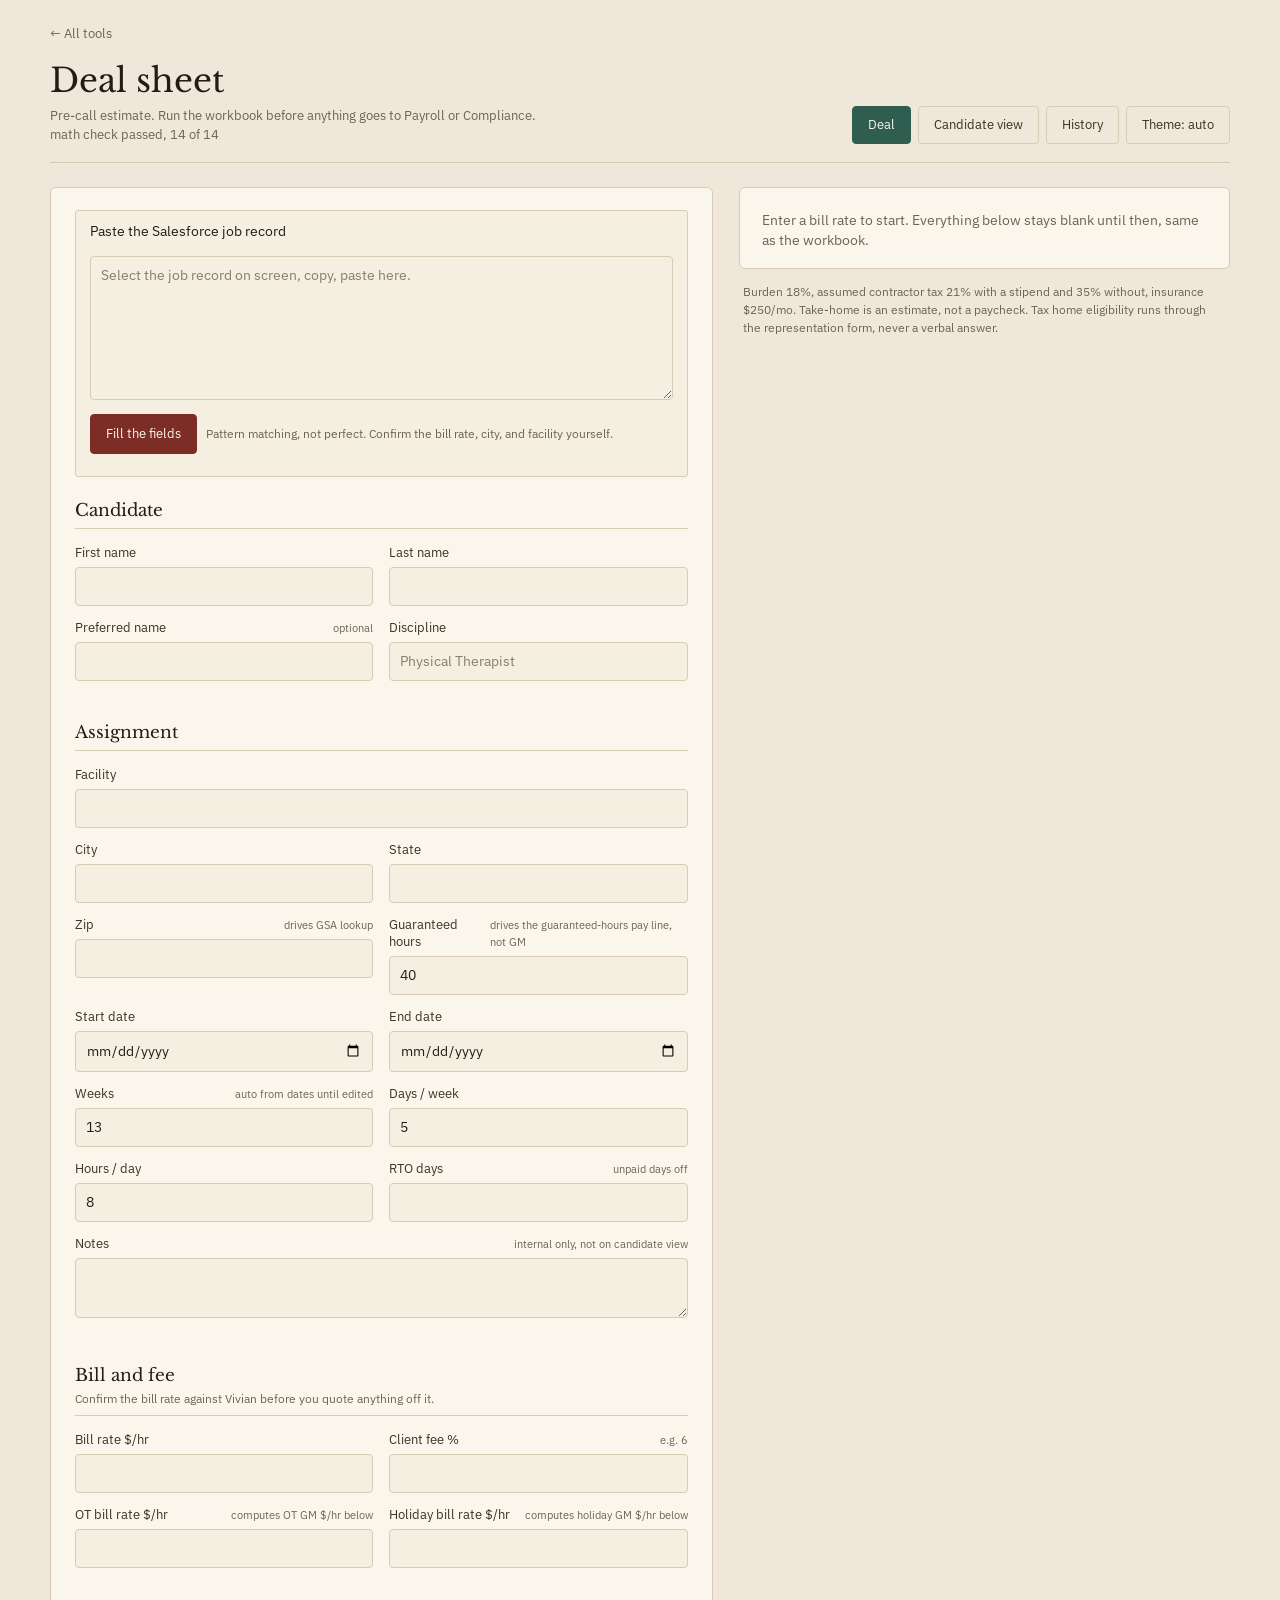
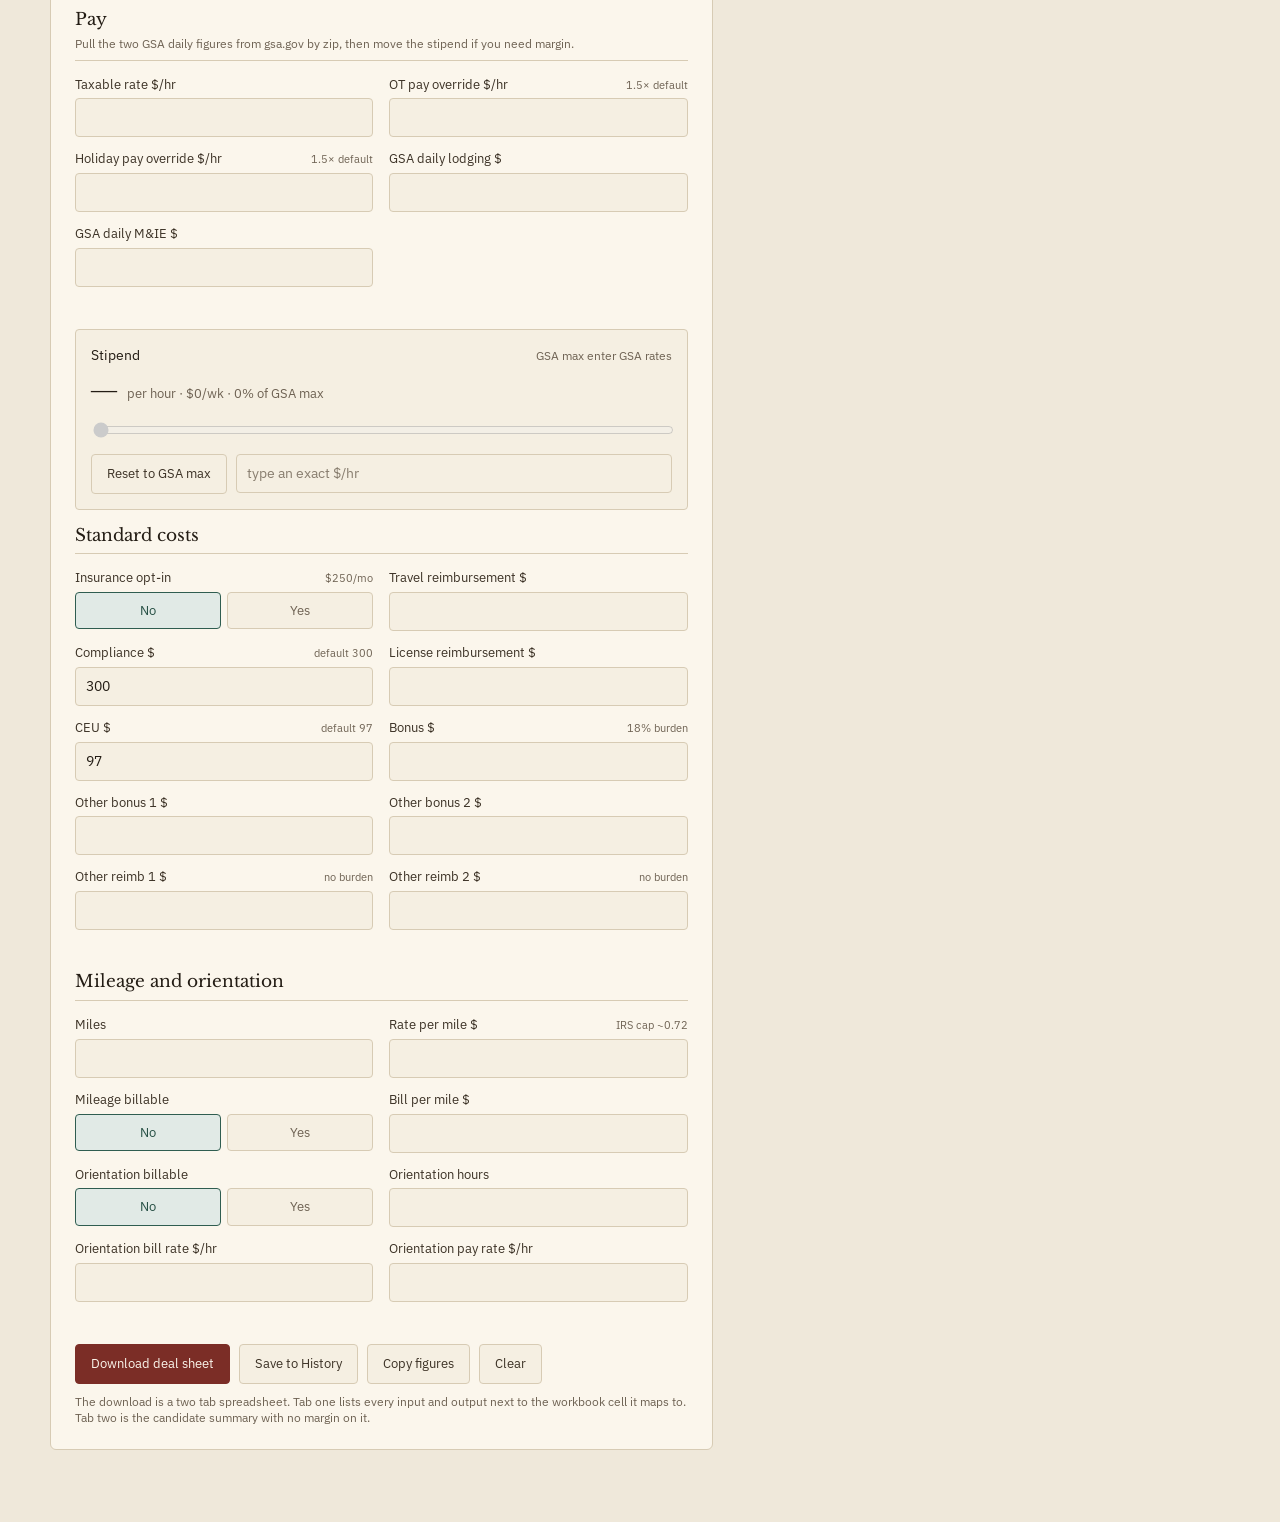
<file: deal-sheet.html>
<!DOCTYPE html>
<html lang="en">
<head>
<meta charset="UTF-8">
<meta name="viewport" content="width=device-width, initial-scale=1">
<title>Deal Sheet</title>
<meta name="description" content="Pre-call margin estimate for a travel assignment: bill rate, pay package, stipend split, and candidate take-home.">
<link rel="preconnect" href="https://fonts.googleapis.com">
<link rel="preconnect" href="https://fonts.gstatic.com" crossorigin>
<link href="https://fonts.googleapis.com/css2?family=Libre+Baskerville:ital,wght@0,400;0,700;1,400&family=IBM+Plex+Sans:wght@400;500;600&display=swap" rel="stylesheet">
<link rel="stylesheet" href="assets/theme.css">
<script src="assets/theme.js"></script>
<style>
  /* ---------- Local aliases onto the shared tokens ----------
     The rules below were written against these names, so they
     point at the shared tokens and inherit light and dark. */
  :root {
    --paper: var(--bg);
    --panel: var(--surface);
    --field: var(--surface-2);
    --ruleSoft: var(--rule-soft);
    --good: var(--accent-2);
    --goodSoft: var(--accent-2-soft);
    --red: var(--bad);
    --redSoft: var(--bad-soft);
    --gold: var(--brass);
    --goldSoft: var(--brass-soft);
  }

  body { padding: 24px 24px 72px; }
  .wrap { max-width: 1180px; margin: 0 auto; }
  h1 { margin: 0; font-size: clamp(26px, 4vw, 33px); }
  header.top { display: flex; flex-wrap: wrap; gap: 14px; justify-content: space-between; align-items: flex-end; margin-bottom: 8px; padding-bottom: 18px; border-bottom: 1px solid var(--rule); }
  .sub { font-size: 12.5px; color: var(--muted); margin-top: 6px; max-width: 64ch; }
  .nav { display: flex; gap: 7px; }
  .nav button {
    padding: 8px 15px; font: inherit; font-size: 13px; cursor: pointer; border-radius: var(--radius);
    border: 1px solid var(--rule); background: transparent; color: var(--body);
  }
  .nav button:hover { border-color: var(--muted); color: var(--ink); }
  .nav button.on { border-color: var(--accent-2); background: var(--accent-2); color: var(--on-dark); }
  .crumb { margin: 0 0 18px; font-size: 12.5px; }
  .crumb a { color: var(--muted); text-decoration: none; }
  .crumb a:hover { color: var(--ink); }
  .grid { display: grid; grid-template-columns: minmax(0, 1.35fr) minmax(0, 1fr); gap: 26px; align-items: start; margin-top: 24px; }
  @media (max-width: 900px) { .grid { grid-template-columns: 1fr; } }
  section.blk { margin-bottom: 28px; }
  section.blk h3 { margin: 0; font-size: 17px; }
  .blkhead { border-bottom: 1px solid var(--rule); padding-bottom: 7px; margin-bottom: 16px; }
  .blknote { font-size: 12px; color: var(--muted); margin-top: 4px; }
  .fields { display: grid; grid-template-columns: repeat(2, minmax(0, 1fr)); gap: 0 16px; }
  .fld { margin-bottom: 14px; }
  .fld.wide { grid-column: 1/-1; }
  .lbl { display: flex; justify-content: space-between; align-items: baseline; gap: 8px; }
  .lbl span, .lbl label { font-size: 13px; color: var(--body); line-height: 1.3; }
  .lbl em { font-size: 11px; color: var(--muted); font-style: normal; }
  input, textarea {
    width: 100%; margin-top: 5px; padding: 8px 10px; font-size: 14px;
    font-variant-numeric: tabular-nums; font-family: inherit;
  }
  input.flag, textarea.flag { background: var(--brass-soft); border-color: var(--brass); }
  .tog { display: flex; gap: 6px; margin-top: 5px; }
  .tog button {
    flex: 1; padding: 8px 6px; font: inherit; font-size: 13px; cursor: pointer; border-radius: var(--radius);
    border: 1px solid var(--rule); background: var(--surface-2); color: var(--muted);
  }
  .tog button.on { border-color: var(--accent-2); background: var(--accent-2-soft); color: var(--accent-2-ink); }
  .btn.primary { border-color: var(--accent); background: var(--accent); color: var(--on-dark); }
  .btn.primary:hover { opacity: .9; }
  .row { display: flex; gap: 9px; flex-wrap: wrap; }
  .status {
    display: flex; justify-content: space-between; gap: 12px; align-items: flex-start;
    padding: 11px 14px; margin-bottom: 16px; border-radius: var(--radius); font-size: 13px; line-height: 1.45;
  }
  .status.ok { background: var(--accent-2-soft); border-left: 3px solid var(--accent-2); color: var(--accent-2-ink); }
  .status.warn { background: var(--brass-soft); border-left: 3px solid var(--brass); color: var(--ink); }
  .status button { border: none; background: transparent; cursor: pointer; font-size: 15px; color: inherit; padding: 0; }
  .stat .k { font-size: 11px; letter-spacing: .08em; text-transform: uppercase; color: var(--muted); }
  .stat .v { font-family: var(--font-display); line-height: 1.15; font-variant-numeric: tabular-nums; margin-top: 4px; color: var(--ink); }
  .stat .s { font-size: 11.5px; color: var(--muted); margin-top: 3px; }
  table { width: 100%; border-collapse: collapse; }
  td { padding: 7px 0; }
  td.k { color: var(--muted); font-size: 12.5px; }
  td.v { text-align: right; font-variant-numeric: tabular-nums; font-size: 12.5px; color: var(--ink); }
  tr.line { border-bottom: 1px solid var(--rule-soft); }
  .box { background: var(--surface-2); border: 1px solid var(--rule); border-radius: var(--radius); padding: 15px; margin-bottom: 16px; }
  input[type=range] { accent-color: var(--accent-2); padding: 0; background: none; border: none; }
  .foot { font-size: 11.5px; color: var(--muted); line-height: 1.55; margin-top: 14px; padding: 0 4px; }
  .cand { max-width: 620px; margin: 0 auto; }
  .cand .card { padding: 32px 34px; }
  .cand h2 { margin: 0; font-size: 24px; }
  .hist { padding: 24px; }
  .histrow {
    display: flex; justify-content: space-between; align-items: center; gap: 12px;
    padding: 13px 0; border-bottom: 1px solid var(--rule-soft);
  }
  .hide { display: none; }
</style>
</head>
</head>
<body>
<div class="wrap">
  <p class="crumb"><a href="index.html">&larr; All tools</a></p>
  <header class="top">
    <div>
      <h1>Deal sheet</h1>
      <div class="sub">Pre-call estimate. Run the workbook before anything goes to Payroll or Compliance.<span id="selftest"></span></div>
    </div>
    <div class="nav">
      <button id="navDeal" class="on">Deal</button>
      <button id="navCand">Candidate view</button>
      <button id="navHist">History</button>
      <button class="theme-btn" type="button" data-theme-toggle>Theme: auto</button>
    </div>
  </header>

  <div id="status" class="hide"></div>

  <div id="viewDeal">
    <div class="grid">
      <div class="panel" style="padding:22px 24px">

        <div style="border:1px solid var(--rule);border-radius:3px;margin-bottom:24px;background:var(--field)">
          <button id="impToggle" style="width:100%;text-align:left;padding:11px 14px;font-size:13.5px;
            background:transparent;border:none;cursor:pointer;color:var(--ink);font-family:inherit">
            Paste the Salesforce job record</button>
          <div id="impBody" style="padding:0 14px 14px">
            <textarea id="raw" rows="6" placeholder="Select the job record on screen, copy, paste here."></textarea>
            <div class="row" style="margin-top:8px;align-items:center">
              <button id="parseBtn" class="btn primary">Fill the fields</button>
              <span style="font-size:11.5px;color:var(--muted)">Pattern matching, not perfect. Confirm the bill rate, city, and facility yourself.</span>
            </div>
            <div id="parseOut" style="font-size:12px;color:var(--muted);margin-top:8px"></div>
          </div>
        </div>

        <div id="formHost"></div>

        <div class="row">
          <button id="dlBtn" class="btn primary">Download deal sheet</button>
          <button id="saveBtn" class="btn">Save to History</button>
          <button id="copyBtn" class="btn">Copy figures</button>
          <button id="clearBtn" class="btn">Clear</button>
        </div>
        <div style="font-size:11.5px;color:var(--muted);margin-top:10px;line-height:1.45">
          The download is a two tab spreadsheet. Tab one lists every input and output next to the
          workbook cell it maps to. Tab two is the candidate summary with no margin on it.
        </div>
      </div>

      <div>
        <div class="panel" style="padding:22px 22px 18px" id="snapshot"></div>
        <div class="foot">
          Burden 18%, assumed contractor tax 21% with a stipend and 35% without, insurance $250/mo.
          Take-home is an estimate, not a paycheck. Tax home eligibility runs through the
          representation form, never a verbal answer.
        </div>
      </div>
    </div>
  </div>

  <div id="viewCand" class="hide cand"></div>
  <div id="viewHist" class="hide panel hist"></div>
  <textarea id="buffer" readonly style="position:absolute;left:-9999px;top:0;height:1px;width:1px"></textarea>
</div>

<script>
/* =====================================================================
   Deal sheet, offline build
   Formulas checked cell-by-cell against Deal_Calculator_Worksheet.xlsx
   (Deal Calculator / Profitability details / Settings sheets).

   Guaranteed hours is intentionally excluded from every GM/margin
   calculation below, matching the source workbook, where it only
   feeds contract/confirmation document text (the guarantee clause).
   It IS used for one candidate-facing figure this tool adds beyond
   the workbook: weekly gross/take-home at guaranteed hours, shown
   next to the same figures at the regular schedule, so a recruiter
   can quote both numbers to a candidate in one breath.

   The margin meter uses the workbook's own targets (Settings B11/B12:
   15% GM and $10/hr GM, both green/red, yellow when both are met).
   There is no multi-tier accelerator schedule in the source workbook.
   ===================================================================== */

var SETTINGS = {
  taxableBurden: 0.18,
  bonusBurden: 0.18,
  contractorTaxRate: 0.21,
  fullyTaxedRate: 0.35,
  otMultiplier: 1.5,
  holidayMultiplier: 1.5,
  monthlyInsurance: 250,
  defaultCEU: 97,
  defaultCompliance: 300,
  minGMPct: 0.15,
  minGMHr: 10
};

var BLANK = {
  candidateFirst:"", candidateLast:"", preferredName:"", discipline:"", recruiter:"Shannon Molarius",
  facility:"", city:"", state:"", zip:"",
  startDate:"", endDate:"", weeks:"13", daysPerWeek:"5", hoursPerDay:"8", guaranteedHours:"40",
  rtoDays:"", notes:"",
  billRate:"", feePct:"", otBillRate:"", holidayBillRate:"",
  taxable:"", gsaLodging:"", gsaMIE:"", stipendOverride:"", otPayOverride:"", holidayPayOverride:"",
  insurance:"No", travelReimb:"", compliance:"300", licenseReimb:"", ceu:"97", bonus:"",
  otherBonus1:"", otherBonus2:"", otherBonus3:"",
  otherReimb1:"", otherReimb2:"", otherReimb3:"",
  miles:"", ratePerMile:"", mileageBillable:"No", billPerMile:"",
  oriBillable:"No", oriBillRate:"", oriPayRate:"", oriHours:""
};

/* ---------------------------- helpers ---------------------------- */
function num(v, d){
  if(d===undefined) d = 0;
  if(v===""||v===null||v===undefined) return d;
  var n = parseFloat(String(v).replace(/[^0-9.\-]/g,""));
  return isNaN(n) ? d : n;
}
function has(v){ return v!==""&&v!==null&&v!==undefined; }
function money0(n){ return !isFinite(n) ? "—" : "$"+Math.round(n).toLocaleString("en-US"); }
function money2(n){ return !isFinite(n) ? "—" : "$"+n.toLocaleString("en-US",{minimumFractionDigits:2,maximumFractionDigits:2}); }
function pct1(n){ return !isFinite(n) ? "—" : (n*100).toFixed(1)+"%"; }
/* Escapes for both HTML text nodes and single-quoted HTML attributes.
   Apostrophes must be escaped too: unescaped, a name like "O'Brien"
   closes a value='...' attribute early and lets whatever follows the
   quote be parsed as new attributes (a real, easily-triggered bug). */
function esc(s){ return String(s).replace(/&/g,"&amp;").replace(/</g,"&lt;").replace(/>/g,"&gt;").replace(/"/g,"&quot;").replace(/'/g,"&#39;"); }

/* Matches the workbook's own targets: Settings!B11 (Min GM %) and
   Settings!B12 (Min GM $/hr), applied to gross GM (Profitability!B11
   and B5), the same cells the workbook itself flags green/red on.
   There is no multi-band accelerator schedule in the source workbook;
   an earlier version of this tool invented one and it has been
   removed so the meter can't be read as implying a payout structure
   that doesn't exist. */
function marginFlag(gmPct, gmHr){
  var pctOk = isFinite(gmPct) && gmPct >= SETTINGS.minGMPct;
  var hrOk = isFinite(gmHr) && gmHr >= SETTINGS.minGMHr;
  return {pctOk:pctOk, hrOk:hrOk, strong: pctOk && hrOk};
}

/* Flags data-entry mistakes that would otherwise produce a margin
   number that still looks plausible instead of obviously broken. */
function computeWarnings(c, f){
  var w = [];
  if(!c.live) return w;
  var rawFee = num(f.feePct);
  if(rawFee > 0 && rawFee < 1) w.push("Fee % looks like a decimal fraction. Enter 6 for 6%, not 0.06.");
  if(c.taxable > 0 && c.taxable >= c.billRate) w.push("Taxable pay rate is at or above the bill rate. Confirm both numbers.");
  if(c.billRate > 0 && c.billRate < 10) w.push("Bill rate is under $10/hr. Confirm this isn't missing a digit.");
  if(c.billRate > 500) w.push("Bill rate is over $500/hr. Confirm this isn't a decimal error.");
  return w;
}

/* ----------------------------- engine ---------------------------- */
function calc(f){
  var billRate = num(f.billRate);
  var live = has(f.billRate) && billRate > 0;

  var daysPerWeek = num(f.daysPerWeek,5);
  var hoursPerDay = num(f.hoursPerDay,8);
  var hoursPerWeek = daysPerWeek * hoursPerDay;
  var weeks = Math.max(1, num(f.weeks,13));
  var totalHours = weeks * hoursPerWeek;

  var feePct = num(f.feePct)/100;
  var taxable = num(f.taxable);

  var gsaDaily = num(f.gsaLodging) + num(f.gsaMIE);
  var gsaMaxHr = hoursPerWeek > 0 ? (gsaDaily*7)/hoursPerWeek : 0;
  var stipendHr = has(f.stipendOverride) ? num(f.stipendOverride) : gsaMaxHr;
  var overGSA = stipendHr > gsaMaxHr + 0.001;

  /* Profitability details B5, B11, B9, B12 */
  var gmHr = billRate*(1-feePct) - taxable*(1+SETTINGS.taxableBurden) - stipendHr;
  var gmPct = billRate > 0 ? gmHr/billRate : NaN;
  var weeklyGM = gmHr * hoursPerWeek;
  var totalGM = gmHr * totalHours;

  /* B15, B16, B17, B18 */
  var revenueDay = daysPerWeek > 0 ? billRate*hoursPerWeek/daysPerWeek : NaN;
  var revenueWeek = billRate * hoursPerWeek;
  var revenueTotal = billRate * totalHours;
  var netRevenueAfterFee = revenueTotal*(1-feePct);

  /* B26, B27, B28, B29 */
  var grossHr = taxable + stipendHr;
  var weeklyGross = grossHr * hoursPerWeek;
  var taxRate = stipendHr === 0 ? SETTINGS.fullyTaxedRate : SETTINGS.contractorTaxRate;
  var weeklyTakeHome = (taxable*(1-taxRate) + stipendHr) * hoursPerWeek;

  /* Candidate-facing only: pay at the regular schedule vs. pay at the
     guaranteed-hours number, so the two can be quoted side by side.
     Guaranteed hours still plays no part in GM/margin above, matching
     the source workbook (it only feeds contract text there). */
  var guaranteedHours = has(f.guaranteedHours) ? num(f.guaranteedHours) : hoursPerWeek;
  var weeklyGrossAtGuarantee = grossHr * guaranteedHours;
  var weeklyTakeHomeAtGuarantee = (taxable*(1-taxRate) + stipendHr) * guaranteedHours;

  var otPayHr = has(f.otPayOverride) ? num(f.otPayOverride)
              : SETTINGS.otMultiplier*(taxable + stipendHr);
  var holidayPayHr = has(f.holidayPayOverride) ? num(f.holidayPayOverride)
                    : SETTINGS.holidayMultiplier*(taxable + stipendHr);

  /* Profitability B6, B7: OT/holiday GM per hour. Blank (not a rate
     that applies) until the matching bill rate is entered, same as
     the workbook. Not folded into totalGM/netMargin below: the
     workbook itself has no OT/holiday HOURS input anywhere, so these
     stay per-hour reference figures, exactly as the workbook treats them. */
  var otBillRate = num(f.otBillRate);
  var otGmHr = has(f.otBillRate) ? otBillRate*(1-feePct) - otPayHr : NaN;
  var holidayBillRate = num(f.holidayBillRate);
  var holidayGmHr = has(f.holidayBillRate) ? holidayBillRate*(1-feePct) - holidayPayHr : NaN;

  /* B33 to B41 */
  var insurance = f.insurance === "Yes" ? (SETTINGS.monthlyInsurance*12/52)*weeks : 0;
  var bonusBurdened = num(f.bonus)*(1+SETTINGS.bonusBurden);
  var otherBonuses = (num(f.otherBonus1)+num(f.otherBonus2)+num(f.otherBonus3))*(1+SETTINGS.bonusBurden);
  var otherReimb = num(f.otherReimb1)+num(f.otherReimb2)+num(f.otherReimb3);
  var totalCosts = insurance + num(f.travelReimb) + num(f.compliance,SETTINGS.defaultCompliance)
    + num(f.licenseReimb) + num(f.ceu,SETTINGS.defaultCEU) + bonusBurdened + otherBonuses + otherReimb;
  var costPerHour = totalHours > 0 ? totalCosts/totalHours : NaN;

  /* B8 mileage */
  var miles = num(f.miles);
  var mileageGM = (f.mileageBillable==="Yes" ? miles*num(f.billPerMile) : 0) - miles*num(f.ratePerMile);

  /* B58 to B61 orientation */
  var oriHours = num(f.oriHours);
  var oriRevenue = f.oriBillable==="Yes" ? num(f.oriBillRate)*oriHours : 0;
  var oriCost = num(f.oriPayRate)*(1+SETTINGS.taxableBurden)*oriHours;
  var oriGM = oriHours > 0 ? oriRevenue - oriCost : 0;
  var oriGmPct = (oriHours > 0 && oriRevenue !== 0) ? oriGM/oriRevenue : NaN;

  /* B45 to B48 */
  var netMargin = totalGM - totalCosts + mileageGM + oriGM;
  var netWeekly = weeks > 0 ? netMargin/weeks : NaN;
  var netGMPct = (revenueTotal + oriRevenue) > 0 ? netMargin/(revenueTotal + oriRevenue) : NaN;

  /* B50 to B55 RTO */
  var rtoHours = num(f.rtoDays)*hoursPerDay;
  var workedHours = Math.max(0, totalHours - rtoHours);
  var rtoRevenue = billRate * workedHours;
  var rtoGM = gmHr * workedHours;
  var adjAvgWeeklyRevenue = weeks > 0 ? rtoRevenue/weeks : NaN;
  var adjAvgWeeklyGM = weeks > 0 ? rtoGM/weeks : NaN;

  function roomAt(target, mode){
    if(!live || hoursPerWeek <= 0) return NaN;
    var neededGmHr;
    if(mode === "net"){
      var needed = target*(revenueTotal + oriRevenue) + totalCosts - mileageGM - oriGM;
      neededGmHr = totalHours > 0 ? needed/totalHours : NaN;
    } else {
      neededGmHr = target*billRate;
    }
    var maxTaxable = (billRate*(1-feePct) - stipendHr - neededGmHr)/(1+SETTINGS.taxableBurden);
    if(!isFinite(maxTaxable)) return NaN;
    return (Math.max(0,maxTaxable) + stipendHr)*hoursPerWeek;
  }

  return {live:live, billRate:billRate, feePct:feePct, taxable:taxable, weeks:weeks,
    daysPerWeek:daysPerWeek, hoursPerDay:hoursPerDay, hoursPerWeek:hoursPerWeek, totalHours:totalHours,
    gsaDaily:gsaDaily, gsaMaxHr:gsaMaxHr, stipendHr:stipendHr, overGSA:overGSA,
    gmHr:gmHr, gmPct:gmPct, weeklyGM:weeklyGM, totalGM:totalGM,
    otPayHr:otPayHr, holidayPayHr:holidayPayHr, otBillRate:otBillRate, otGmHr:otGmHr,
    holidayBillRate:holidayBillRate, holidayGmHr:holidayGmHr,
    revenueDay:revenueDay, revenueWeek:revenueWeek, revenueTotal:revenueTotal, netRevenueAfterFee:netRevenueAfterFee,
    grossHr:grossHr, weeklyGross:weeklyGross, weeklyTakeHome:weeklyTakeHome, taxRate:taxRate,
    guaranteedHours:guaranteedHours, weeklyGrossAtGuarantee:weeklyGrossAtGuarantee, weeklyTakeHomeAtGuarantee:weeklyTakeHomeAtGuarantee,
    insurance:insurance, totalCosts:totalCosts, costPerHour:costPerHour, mileageGM:mileageGM,
    oriRevenue:oriRevenue, oriCost:oriCost, oriGM:oriGM, oriGmPct:oriGmPct,
    netMargin:netMargin, netWeekly:netWeekly, netGMPct:netGMPct,
    rtoHours:rtoHours, workedHours:workedHours, rtoRevenue:rtoRevenue, rtoGM:rtoGM,
    adjAvgWeeklyRevenue:adjAvgWeeklyRevenue, adjAvgWeeklyGM:adjAvgWeeklyGM,
    roomAt:roomAt};
}

/* ------------------------- export rows --------------------------- */
function buildRows(f){
  var c = calc(f);
  var name = ((f.candidateFirst||"")+" "+(f.candidateLast||"")).trim();
  function n(v){ return isFinite(v) ? Number(v.toFixed(4)) : ""; }
  function g(label, cell, value){ return [label, cell, value]; }
  return [
    ["Field","Workbook cell","Value"],
    ["INPUTS","",""],
    g("Candidate","Deal Calculator B5", name),
    g("Preferred name","B9", f.preferredName),
    g("Discipline","B6", f.discipline),
    g("Recruiter","B7", f.recruiter),
    g("Facility","B8", f.facility),
    g("Facility city","B16", f.city),
    g("Facility state","B17", f.state),
    g("Facility zip","B18", f.zip),
    g("Start date","B10", f.startDate),
    g("End date","B11", f.endDate),
    g("Guaranteed hours","B19", num(f.guaranteedHours)),
    g("RTO days","B23", num(f.rtoDays)),
    g("Weeks","B29", c.weeks),
    g("Days per week","B30", c.daysPerWeek),
    g("Hours per week","B31", c.hoursPerWeek),
    g("Hours per day","B32", c.hoursPerDay),
    g("Bill rate $/hr","B35", n(c.billRate)),
    g("Client fee %","B36", n(c.feePct)),
    g("OT bill rate $/hr","B37", num(f.otBillRate)),
    g("Holiday bill rate $/hr","B38", num(f.holidayBillRate)),
    g("Taxable rate $/hr","B41", n(c.taxable)),
    g("GSA daily lodging $","B42", num(f.gsaLodging)),
    g("GSA daily M&IE $","B43", num(f.gsaMIE)),
    g("Stipend override $/hr","B45", has(f.stipendOverride) ? num(f.stipendOverride) : "(blank = GSA max)"),
    g("OT pay override $/hr","B46", has(f.otPayOverride) ? num(f.otPayOverride) : "(blank = 1.5× default)"),
    g("Holiday pay override $/hr","B47", has(f.holidayPayOverride) ? num(f.holidayPayOverride) : "(blank = 1.5× default)"),
    g("Insurance opt-in","B50", f.insurance),
    g("Travel reimbursement $","B51", num(f.travelReimb)),
    g("Compliance $","B52", num(f.compliance)),
    g("License reimbursement $","B53", num(f.licenseReimb)),
    g("CEU $","B54", num(f.ceu)),
    g("Bonus $","B55", num(f.bonus)),
    g("Other bonus 1 $","B58", num(f.otherBonus1)),
    g("Other bonus 2 $","B59", num(f.otherBonus2)),
    g("Other bonus 3 $","B60", num(f.otherBonus3)),
    g("Other reimb 1 $","B63", num(f.otherReimb1)),
    g("Other reimb 2 $","B64", num(f.otherReimb2)),
    g("Other reimb 3 $","B65", num(f.otherReimb3)),
    g("Miles","B68", num(f.miles)),
    g("Rate per mile $","B69", num(f.ratePerMile)),
    g("Mileage billable","B70", f.mileageBillable),
    g("Bill per mile $","B71", num(f.billPerMile)),
    g("Orientation billable","B74", f.oriBillable),
    g("Orientation bill rate $/hr","B75", num(f.oriBillRate)),
    g("Orientation pay rate $/hr","B76", num(f.oriPayRate)),
    g("Orientation hours","B77", num(f.oriHours)),
    g("Notes","(not mapped)", f.notes),
    ["","",""],
    ["OUTPUTS","",""],
    g("Tax-free per diem $/hr","Deal Calculator B44", n(c.stipendHr)),
    g("Regular GM $/hr","Profitability B5", n(c.gmHr)),
    g("OT GM $/hr","Profitability B6", isFinite(c.otGmHr) ? n(c.otGmHr) : ""),
    g("Holiday GM $/hr","Profitability B7", isFinite(c.holidayGmHr) ? n(c.holidayGmHr) : ""),
    g("Mileage GM $ (assignment)","Profitability B8", n(c.mileageGM)),
    g("Weekly GM $ (no OT)","Profitability B9", n(c.weeklyGM)),
    g("Gross margin %","Profitability B11", n(c.gmPct)),
    g("Total deal GM $ (no OT)","Profitability B12", n(c.totalGM)),
    g("Revenue per day $","Profitability B15", n(c.revenueDay)),
    g("Revenue per week $","Profitability B16", n(c.revenueWeek)),
    g("Revenue per assignment $","Profitability B17", n(c.revenueTotal)),
    g("Net revenue after client fee $","Profitability B18", n(c.netRevenueAfterFee)),
    g("Gross pay $/hr","Profitability B26", n(c.grossHr)),
    g("Projected gross weekly $ (regular schedule)","Profitability B27", n(c.weeklyGross)),
    g("Projected take-home weekly $ (regular schedule)","Profitability B28", n(c.weeklyTakeHome)),
    g("Projected gross weekly $ (guaranteed hours)","(not mapped)", n(c.weeklyGrossAtGuarantee)),
    g("Projected take-home weekly $ (guaranteed hours)","(not mapped)", n(c.weeklyTakeHomeAtGuarantee)),
    g("OT pay rate $/hr","Profitability B29", n(c.otPayHr)),
    g("Holiday pay used $/hr","Profitability B30", n(c.holidayPayHr)),
    g("Insurance cost $","Profitability B33", n(c.insurance)),
    g("Total costs $","Profitability B41", n(c.totalCosts)),
    g("Cost per hour $","Profitability B42", isFinite(c.costPerHour) ? n(c.costPerHour) : ""),
    g("Net assignment margin $","Profitability B45", n(c.netMargin)),
    g("Net weekly margin $","Profitability B46", n(c.netWeekly)),
    g("Net GM %","Profitability B48", n(c.netGMPct)),
    g("Scheduled RTO hours","Profitability B50", n(c.rtoHours)),
    g("Worked hours after RTO","Profitability B51", n(c.workedHours)),
    g("Adj. total revenue $","Profitability B52", n(c.rtoRevenue)),
    g("Adj. total GM $","Profitability B53", n(c.rtoGM)),
    g("Adj. avg weekly revenue $","Profitability B54", isFinite(c.adjAvgWeeklyRevenue) ? n(c.adjAvgWeeklyRevenue) : ""),
    g("Adj. avg weekly GM $","Profitability B55", isFinite(c.adjAvgWeeklyGM) ? n(c.adjAvgWeeklyGM) : ""),
    g("Orientation revenue $","Profitability B58", n(c.oriRevenue)),
    g("Orientation cost $","Profitability B59", n(c.oriCost)),
    g("Orientation GM $","Profitability B60", n(c.oriGM)),
    g("Orientation GM %","Profitability B61", isFinite(c.oriGmPct) ? n(c.oriGmPct) : "N/A"),
    ["","",""],
    ["ASSUMPTIONS USED","",""],
    g("Taxable burden","Settings B2", SETTINGS.taxableBurden),
    g("Bonus burden","Settings B3", SETTINGS.bonusBurden),
    g("Contractor tax rate","Settings B4", c.taxRate),
    g("Min GM % target","Settings B11", SETTINGS.minGMPct),
    g("Min GM $/hr target","Settings B12", SETTINGS.minGMHr),
    g("Monthly insurance $","Settings B8", SETTINGS.monthlyInsurance),
    g("Generated","", new Date().toLocaleString())
  ];
}

function candidateRows(f){
  var c = calc(f);
  var display = f.preferredName || f.candidateFirst || "Candidate";
  var place = [f.facility, f.city, f.state].filter(function(x){return x;}).join(", ");
  return [
    ["Estimated pay package",""],
    ["Candidate", display],
    ["Discipline", f.discipline],
    ["Facility", place],
    ["Start date", f.startDate],
    ["Assignment length", c.weeks+" weeks"],
    ["Weekly hours", c.hoursPerWeek],
    ["Guaranteed hours", f.guaranteedHours],
    ["",""],
    ["Taxable hourly rate", Number(c.taxable.toFixed(2))],
    ["Tax-free per diem hourly", Number(c.stipendHr.toFixed(2))],
    ["Estimated weekly gross at regular schedule", Math.round(c.weeklyGross)],
    ["Estimated weekly take-home at regular schedule", Math.round(c.weeklyTakeHome)],
    ["Estimated weekly gross at guaranteed hours", Math.round(c.weeklyGrossAtGuarantee)],
    ["Estimated weekly take-home at guaranteed hours", Math.round(c.weeklyTakeHomeAtGuarantee)],
    ["",""],
    ["Figures are estimates and may change based on final schedule, taxes, tax home verification, and assignment terms.",""]
  ];
}

/* --------------------- minimal xlsx writer ----------------------- */
var CRC_TABLE = (function(){
  var t = new Uint32Array(256), c, n, k;
  for(n=0;n<256;n++){ c = n; for(k=0;k<8;k++){ c = (c & 1) ? (0xEDB88320 ^ (c >>> 1)) : (c >>> 1); } t[n] = c >>> 0; }
  return t;
})();
function crc32(bytes){
  var c = 0xFFFFFFFF;
  for(var i=0;i<bytes.length;i++){ c = CRC_TABLE[(c ^ bytes[i]) & 0xFF] ^ (c >>> 8); }
  return (c ^ 0xFFFFFFFF) >>> 0;
}
function utf8(s){
  if(typeof TextEncoder !== "undefined") return new TextEncoder().encode(s);
  var out = [], i, cp;
  for(i=0;i<s.length;i++){
    cp = s.charCodeAt(i);
    if(cp<128) out.push(cp);
    else if(cp<2048){ out.push(192|(cp>>6),128|(cp&63)); }
    else { out.push(224|(cp>>12),128|((cp>>6)&63),128|(cp&63)); }
  }
  return new Uint8Array(out);
}
function colName(i){
  var s = "", n = i + 1, m;
  while(n > 0){ m = (n-1)%26; s = String.fromCharCode(65+m) + s; n = (n-m-1)/26; }
  return s;
}
function sheetXml(rows){
  var out = '<?xml version="1.0" encoding="UTF-8" standalone="yes"?>'
    + '<worksheet xmlns="http://schemas.openxmlformats.org/spreadsheetml/2006/main"><sheetData>';
  for(var i=0;i<rows.length;i++){
    out += '<row r="'+(i+1)+'">';
    for(var j=0;j<rows[i].length;j++){
      var v = rows[i][j];
      if(v===null||v===undefined||v==="") continue;
      var ref = colName(j)+(i+1);
      if(typeof v === "number" && isFinite(v)){
        out += '<c r="'+ref+'"><v>'+v+'</v></c>';
      } else {
        out += '<c r="'+ref+'" t="inlineStr"><is><t xml:space="preserve">'+esc(v)+'</t></is></c>';
      }
    }
    out += '</row>';
  }
  return out + '</sheetData></worksheet>';
}
function zipStore(files){
  /* files: [{name, bytes}] stored uncompressed */
  var locals = [], central = [], offset = 0, i;
  function u16(v){ return [v & 255, (v>>>8) & 255]; }
  function u32(v){ return [v & 255, (v>>>8) & 255, (v>>>16) & 255, (v>>>24) & 255]; }
  for(i=0;i<files.length;i++){
    var nameBytes = utf8(files[i].name);
    var data = files[i].bytes;
    var crc = crc32(data);
    var head = [].concat(u32(0x04034b50), u16(20), u16(0), u16(0), u16(0), u16(0),
      u32(crc), u32(data.length), u32(data.length), u16(nameBytes.length), u16(0));
    locals.push({head:new Uint8Array(head), name:nameBytes, data:data});
    var cen = [].concat(u32(0x02014b50), u16(20), u16(20), u16(0), u16(0), u16(0), u16(0),
      u32(crc), u32(data.length), u32(data.length), u16(nameBytes.length),
      u16(0), u16(0), u16(0), u16(0), u32(0), u32(offset));
    central.push({head:new Uint8Array(cen), name:nameBytes});
    offset += head.length + nameBytes.length + data.length;
  }
  var cenSize = 0;
  for(i=0;i<central.length;i++){ cenSize += central[i].head.length + central[i].name.length; }
  var eocd = new Uint8Array([].concat(u32(0x06054b50), u16(0), u16(0),
    u16(files.length), u16(files.length), u32(cenSize), u32(offset), u16(0)));
  var total = offset + cenSize + eocd.length;
  var out = new Uint8Array(total), p = 0;
  function push(arr){ out.set(arr, p); p += arr.length; }
  for(i=0;i<locals.length;i++){ push(locals[i].head); push(locals[i].name); push(locals[i].data); }
  for(i=0;i<central.length;i++){ push(central[i].head); push(central[i].name); }
  push(eocd);
  return out;
}
/* Reads back a zip built by zipStore() above and checks the central
   directory and every local entry against it (name count, offsets,
   CRC32 of the stored bytes). Used only by the self-test so a future
   change to the hand-rolled writer that silently corrupts the file
   gets caught here instead of when someone opens it in Excel. */
function verifyZip(bytes){
  var errors = [];
  function u16at(o){ return bytes[o] | (bytes[o+1]<<8); }
  function u32at(o){ return (bytes[o] | (bytes[o+1]<<8) | (bytes[o+2]<<16) | (bytes[o+3]<<24)) >>> 0; }
  var eocd = -1;
  for(var i=bytes.length-22;i>=0;i--){
    if(u32at(i) === 0x06054b50){ eocd = i; break; }
  }
  if(eocd < 0){ errors.push("no end-of-central-directory record found"); return errors; }
  var count = u16at(eocd+10);
  var cdOffset = u32at(eocd+16);
  var p = cdOffset, seen = 0;
  while(seen < count && p < bytes.length){
    if(u32at(p) !== 0x02014b50){ errors.push("bad central directory signature at byte "+p); break; }
    var crc = u32at(p+16), compSize = u32at(p+20), nameLen = u16at(p+28),
        extraLen = u16at(p+30), commentLen = u16at(p+32), localOffset = u32at(p+42);
    var name = "";
    for(var k=0;k<nameLen;k++) name += String.fromCharCode(bytes[p+46+k]);
    if(u32at(localOffset) !== 0x04034b50){ errors.push("bad local header for "+name); }
    var lNameLen = u16at(localOffset+26), lExtraLen = u16at(localOffset+28);
    var dataStart = localOffset+30+lNameLen+lExtraLen;
    var data = bytes.slice(dataStart, dataStart+compSize);
    if(crc32(data) !== crc){ errors.push("crc32 mismatch for "+name); }
    p += 46 + nameLen + extraLen + commentLen;
    seen++;
  }
  if(seen !== count) errors.push("central directory entry count mismatch: expected "+count+", read "+seen);
  return errors;
}
function buildXlsxBytes(f){
  var s1 = sheetXml(buildRows(f));
  var s2 = sheetXml(candidateRows(f));
  var contentTypes = '<?xml version="1.0" encoding="UTF-8" standalone="yes"?>'
    + '<Types xmlns="http://schemas.openxmlformats.org/package/2006/content-types">'
    + '<Default Extension="rels" ContentType="application/vnd.openxmlformats-package.relationships+xml"/>'
    + '<Default Extension="xml" ContentType="application/xml"/>'
    + '<Override PartName="/xl/workbook.xml" ContentType="application/vnd.openxmlformats-officedocument.spreadsheetml.sheet.main+xml"/>'
    + '<Override PartName="/xl/worksheets/sheet1.xml" ContentType="application/vnd.openxmlformats-officedocument.spreadsheetml.worksheet+xml"/>'
    + '<Override PartName="/xl/worksheets/sheet2.xml" ContentType="application/vnd.openxmlformats-officedocument.spreadsheetml.worksheet+xml"/>'
    + '</Types>';
  var rootRels = '<?xml version="1.0" encoding="UTF-8" standalone="yes"?>'
    + '<Relationships xmlns="http://schemas.openxmlformats.org/package/2006/relationships">'
    + '<Relationship Id="rId1" Type="http://schemas.openxmlformats.org/officeDocument/2006/relationships/officeDocument" Target="xl/workbook.xml"/>'
    + '</Relationships>';
  var workbook = '<?xml version="1.0" encoding="UTF-8" standalone="yes"?>'
    + '<workbook xmlns="http://schemas.openxmlformats.org/spreadsheetml/2006/main" '
    + 'xmlns:r="http://schemas.openxmlformats.org/officeDocument/2006/relationships"><sheets>'
    + '<sheet name="Deal vs Workbook" sheetId="1" r:id="rId1"/>'
    + '<sheet name="Candidate Pay Package" sheetId="2" r:id="rId2"/>'
    + '</sheets></workbook>';
  var wbRels = '<?xml version="1.0" encoding="UTF-8" standalone="yes"?>'
    + '<Relationships xmlns="http://schemas.openxmlformats.org/package/2006/relationships">'
    + '<Relationship Id="rId1" Type="http://schemas.openxmlformats.org/officeDocument/2006/relationships/worksheet" Target="worksheets/sheet1.xml"/>'
    + '<Relationship Id="rId2" Type="http://schemas.openxmlformats.org/officeDocument/2006/relationships/worksheet" Target="worksheets/sheet2.xml"/>'
    + '</Relationships>';
  return zipStore([
    {name:"[Content_Types].xml", bytes:utf8(contentTypes)},
    {name:"_rels/.rels", bytes:utf8(rootRels)},
    {name:"xl/workbook.xml", bytes:utf8(workbook)},
    {name:"xl/_rels/workbook.xml.rels", bytes:utf8(wbRels)},
    {name:"xl/worksheets/sheet1.xml", bytes:utf8(s1)},
    {name:"xl/worksheets/sheet2.xml", bytes:utf8(s2)}
  ]);
}

/* --------------------- offline record parser --------------------- */
function normDate(s){
  if(!s) return "";
  var m = String(s).match(/(\d{4})-(\d{1,2})-(\d{1,2})/);
  if(m) return m[1]+"-"+("0"+m[2]).slice(-2)+"-"+("0"+m[3]).slice(-2);
  m = String(s).match(/(\d{1,2})[\/\-](\d{1,2})[\/\-](\d{2,4})/);
  if(m){
    var y = m[3].length === 2 ? "20"+m[3] : m[3];
    return y+"-"+("0"+m[1]).slice(-2)+"-"+("0"+m[2]).slice(-2);
  }
  return "";
}
/* Labels that commonly sit right after a city/facility name on the
   same line in a Salesforce paste (no newline between fields). The
   capture below stops at the first of these instead of swallowing
   the next field's label, e.g. "City: Springfield State: IL" no
   longer parses city as "Springfield State". */
var FIELD_STOP = "State|Zip|Postal|City|Facility|Client|Account|Discipline|Start|End|Bill|Rate|Unit|Department|Shift|Fee";
var PATTERNS = [
  ["billRate", /bill\s*rate[^0-9\-]{0,25}(\d[\d,]*\.?\d*)/i, "n"],
  ["feePct", /(?:client\s*fee|vms\s*fee|fee\s*(?:%|percent))[^0-9\-]{0,25}(\d[\d,]*\.?\d*)/i, "n"],
  ["otBillRate", /(?:ot|overtime)\s*bill\s*rate[^0-9\-]{0,25}(\d[\d,]*\.?\d*)/i, "n"],
  ["holidayBillRate", /holiday\s*bill\s*rate[^0-9\-]{0,25}(\d[\d,]*\.?\d*)/i, "n"],
  ["guaranteedHours", /guarantee(?:d)?\s*hours[^0-9\-]{0,25}(\d[\d,]*\.?\d*)/i, "n"],
  ["hoursPerWeek", /hours\s*per\s*week|weekly\s*hours/i, "skip"],
  ["daysPerWeek", /days\s*per\s*week[^0-9\-]{0,25}(\d+)/i, "n"],
  ["hoursPerDay", /hours\s*per\s*day[^0-9\-]{0,25}(\d[\d,]*\.?\d*)/i, "n"],
  ["weeks", /(?:duration|assignment\s*length|weeks)[^0-9\-]{0,25}(\d{1,2})\s*(?:weeks?)?/i, "n"],
  ["rtoDays", /(?:rto|requested\s*time\s*off)[^0-9\-]{0,25}(\d+)/i, "n"],
  ["oriHours", /orientation\s*hours[^0-9\-]{0,25}(\d[\d,]*\.?\d*)/i, "n"],
  ["startDate", /start\s*date[^0-9]{0,25}([\d\/\-]{6,10})/i, "d"],
  ["endDate", /end\s*date[^0-9]{0,25}([\d\/\-]{6,10})/i, "d"],
  ["zip", /(?:zip|postal)[^0-9]{0,15}(\d{5})/i, "s"],
  ["state", /[Ss][Tt][Aa][Tt][Ee][^A-Za-z]{0,15}([A-Z]{2})\b/, "s"],
  ["city", new RegExp("city[^A-Za-z0-9]{0,15}([A-Za-z0-9 .,'\\-]{2,40}?)(?=\\s+(?:"+FIELD_STOP+")\\b|[:\\n]|$)", "i"), "s"],
  ["facility", new RegExp("(?:facility|client|account)\\s*(?:name)?[^A-Za-z0-9]{0,15}([A-Za-z0-9 .,'&\\-]{3,60}?)(?=\\s+(?:"+FIELD_STOP+")\\b|[:\\n]|$)", "i"), "s"]
];
var DISCIPLINES = [
  [/\bphysical\s*therapist\s*assistant\b|\bPTA\b/i, "Physical Therapist Assistant"],
  [/\bcertified\s*occupational\s*therapy\s*assistant\b|\bCOTA\b|\bOTA\b/i, "Certified Occupational Therapy Assistant"],
  [/\bspeech[\s\-]*language\s*pathologist\b|\bSLP\b/i, "Speech Language Pathologist"],
  [/\boccupational\s*therapist\b|\bOTR?\b/i, "Occupational Therapist"],
  [/\bphysical\s*therapist\b|\bPT\b/i, "Physical Therapist"]
];
function parseRecord(text){
  var found = {}, i, m;
  for(i=0;i<PATTERNS.length;i++){
    var p = PATTERNS[i];
    if(p[2] === "skip") continue;
    m = text.match(p[1]);
    if(m && m[1]){
      var v = String(m[1]).trim();
      if(p[2] === "n") v = String(num(v));
      if(p[2] === "d") v = normDate(v);
      if(v !== "" && v !== "0") found[p[0]] = v;
    }
  }
  /* hours per week, converted to days and hours per day when given directly */
  m = text.match(/(?:hours\s*per\s*week|weekly\s*hours)[^0-9\-]{0,25}(\d[\d,]*\.?\d*)/i);
  if(m){
    var hpw = num(m[1]);
    if(hpw > 0 && !found.hoursPerDay){
      var d = found.daysPerWeek ? num(found.daysPerWeek) : 5;
      found.daysPerWeek = String(d);
      found.hoursPerDay = String(Math.round((hpw/d)*100)/100);
    }
  }
  for(i=0;i<DISCIPLINES.length;i++){
    if(DISCIPLINES[i][0].test(text)){ found.discipline = DISCIPLINES[i][1]; break; }
  }
  if(!found.zip){ m = text.match(/\b(\d{5})(?:-\d{4})?\b/); if(m) found.zip = m[1]; }
  return found;
}

/* ---------------------------- form schema ------------------------ */
var SCHEMA = [
  {title:"Candidate", fields:[
    {k:"candidateFirst", l:"First name"},
    {k:"candidateLast", l:"Last name"},
    {k:"preferredName", l:"Preferred name", h:"optional"},
    {k:"discipline", l:"Discipline", ph:"Physical Therapist"}
  ]},
  {title:"Assignment", fields:[
    {k:"facility", l:"Facility", wide:true},
    {k:"city", l:"City"},
    {k:"state", l:"State"},
    {k:"zip", l:"Zip", h:"drives GSA lookup"},
    {k:"guaranteedHours", l:"Guaranteed hours", h:"drives the guaranteed-hours pay line, not GM"},
    {k:"startDate", l:"Start date", type:"date"},
    {k:"endDate", l:"End date", type:"date"},
    {k:"weeks", l:"Weeks", h:"auto from dates until edited"},
    {k:"daysPerWeek", l:"Days / week"},
    {k:"hoursPerDay", l:"Hours / day"},
    {k:"rtoDays", l:"RTO days", h:"unpaid days off"},
    {k:"notes", l:"Notes", type:"textarea", wide:true, h:"internal only, not on candidate view"}
  ]},
  {title:"Bill and fee", note:"Confirm the bill rate against Vivian before you quote anything off it.", fields:[
    {k:"billRate", l:"Bill rate $/hr"},
    {k:"feePct", l:"Client fee %", h:"e.g. 6"},
    {k:"otBillRate", l:"OT bill rate $/hr", h:"computes OT GM $/hr below"},
    {k:"holidayBillRate", l:"Holiday bill rate $/hr", h:"computes holiday GM $/hr below"}
  ]},
  {title:"Pay", note:"Pull the two GSA daily figures from gsa.gov by zip, then move the stipend if you need margin.", fields:[
    {k:"taxable", l:"Taxable rate $/hr"},
    {k:"otPayOverride", l:"OT pay override $/hr", h:"1.5× default"},
    {k:"holidayPayOverride", l:"Holiday pay override $/hr", h:"1.5× default"},
    {k:"gsaLodging", l:"GSA daily lodging $"},
    {k:"gsaMIE", l:"GSA daily M&IE $"}
  ]},
  {stipend:true},
  {title:"Standard costs", fields:[
    {k:"insurance", l:"Insurance opt-in", h:"$250/mo", toggle:["No","Yes"]},
    {k:"travelReimb", l:"Travel reimbursement $"},
    {k:"compliance", l:"Compliance $", h:"default 300"},
    {k:"licenseReimb", l:"License reimbursement $"},
    {k:"ceu", l:"CEU $", h:"default 97"},
    {k:"bonus", l:"Bonus $", h:"18% burden"},
    {k:"otherBonus1", l:"Other bonus 1 $"},
    {k:"otherBonus2", l:"Other bonus 2 $"},
    {k:"otherReimb1", l:"Other reimb 1 $", h:"no burden"},
    {k:"otherReimb2", l:"Other reimb 2 $", h:"no burden"}
  ]},
  {title:"Mileage and orientation", fields:[
    {k:"miles", l:"Miles"},
    {k:"ratePerMile", l:"Rate per mile $", h:"IRS cap ~0.72"},
    {k:"mileageBillable", l:"Mileage billable", toggle:["No","Yes"]},
    {k:"billPerMile", l:"Bill per mile $"},
    {k:"oriBillable", l:"Orientation billable", toggle:["No","Yes"]},
    {k:"oriHours", l:"Orientation hours"},
    {k:"oriBillRate", l:"Orientation bill rate $/hr"},
    {k:"oriPayRate", l:"Orientation pay rate $/hr"}
  ]}
];

/* ============================ UI ================================= */
function boot(){
  var f = Object.assign({}, BLANK);
  var parsed = {};
  var view = "deal";
  var deals = [];
  var weeksTouched = false;
  var $ = function(id){ return document.getElementById(id); };

  try {
    var stored = localStorage.getItem("deal-sheet-history");
    deals = stored ? JSON.parse(stored) : [];
  } catch(e){ deals = []; }

  function setStatus(text, tone){
    var el = $("status");
    if(!text){ el.className = "hide"; el.innerHTML = ""; return; }
    el.className = "status " + (tone || "ok");
    el.innerHTML = "<span>"+esc(text)+"</span><button id='stX'>&times;</button>";
    $("stX").onclick = function(){ setStatus(null); };
  }

  /* ---- build the form once, then only update the snapshot ---- */
  function fieldHtml(fd){
    var flag = parsed[fd.k] ? " flag" : "";
    var hint = fd.h ? "<em>"+esc(fd.h)+"</em>" : "";
    if(fd.toggle){
      var btns = fd.toggle.map(function(o){
        return "<button data-tog='"+fd.k+"' data-val='"+o+"' class='"+(f[fd.k]===o?"on":"")+"'>"+o+"</button>";
      }).join("");
      return "<div class='fld"+(fd.wide?" wide":"")+"'><div class='lbl'><span id='lbl_"+fd.k+"'>"+esc(fd.l)+"</span>"+hint+
        "</div><div class='tog' id='tog_"+fd.k+"' role='group' aria-labelledby='lbl_"+fd.k+"'>"+btns+"</div></div>";
    }
    if(fd.type === "textarea"){
      return "<div class='fld"+(fd.wide?" wide":"")+"'><div class='lbl'><label for='in_"+fd.k+"'>"+esc(fd.l)+"</label>"+hint+
        "</div><textarea id='in_"+fd.k+"' rows='2' class='"+flag+"' placeholder='"+esc(fd.ph||"")+"'>"+esc(f[fd.k]||"")+"</textarea></div>";
    }
    return "<div class='fld"+(fd.wide?" wide":"")+"'><div class='lbl'><label for='in_"+fd.k+"'>"+esc(fd.l)+"</label>"+hint+
      "</div><input id='in_"+fd.k+"' class='"+flag+"' type='"+(fd.type||"text")+
      "' value='"+esc(f[fd.k]||"")+"' placeholder='"+esc(fd.ph||"")+"'></div>";
  }
  /* The range input's own drag gesture (pointer capture) breaks if
     the <input> node is replaced mid-drag. stipendHtml() below gives
     the pieces that change on every drag tick their own ids so
     updateStipendDisplay() can patch text/styles in place without
     ever touching the <input> or its container — only structural
     changes (GSA figures, schedule) go through the full renderStipend()
     rebuild, which only ever runs between drags, not during one. */
  function stipendHtml(){
    var c = calc(f);
    var weeklyMax = c.gsaDaily*7;
    var stipWeek = c.stipendHr*c.hoursPerWeek;
    var pctMax = weeklyMax > 0 ? Math.round((stipWeek/weeklyMax)*100) : 0;
    return "<div class='box' id='stipBox' style='"+(c.overGSA?"border-color:var(--red);background:var(--redSoft)":"")+"'>"
      + "<div style='display:flex;justify-content:space-between;align-items:baseline;margin-bottom:4px'>"
      + "<span style='font-size:13.5px'>Stipend</span><span style='font-size:12px;color:var(--muted)'>GSA max "
      + (c.gsaMaxHr>0 ? money2(c.gsaMaxHr)+"/hr · "+money0(weeklyMax)+"/wk" : "enter GSA rates") + "</span></div>"
      + "<div style='display:flex;align-items:baseline;gap:10px;margin-bottom:8px'>"
      + "<span id='stipValueDisplay' style='font-family:Georgia,serif;font-size:26px;font-variant-numeric:tabular-nums'>"
      + ((c.gsaMaxHr>0||has(f.stipendOverride)) ? money2(c.stipendHr) : "—") + "</span>"
      + "<span id='stipSubDisplay' style='font-size:12.5px;color:var(--muted)'>per hour · "+money0(stipWeek)+"/wk · "+pctMax+"% of GSA max</span></div>"
      + "<input type='range' id='stipRange' min='0' max='"+Math.max(0.01,c.gsaMaxHr)+"' step='0.25' value='"
      + Math.min(c.stipendHr, Math.max(0.01,c.gsaMaxHr)) + "'"+(c.gsaMaxHr<=0?" disabled":"")+">"
      + "<div class='row' style='margin-top:10px;align-items:center'>"
      + "<button class='btn' id='stipReset'>Reset to GSA max</button>"
      + "<input id='in_stipendOverride' style='flex:1;margin-top:0' value='"+esc(f.stipendOverride)+"' placeholder='type an exact $/hr'></div>"
      + "<div id='stipWarn' style='font-size:12.5px;color:var(--red);margin-top:8px'"
      + (c.overGSA ? "" : " hidden") + ">Above the GSA maximum for this zip. Bring it down.</div>"
      + "</div>";
  }
  /* Live-updates the stipend box during a slider drag or manual-field
     edit without rebuilding any DOM node (see note above stipendHtml). */
  function updateStipendDisplay(){
    var c = calc(f);
    var weeklyMax = c.gsaDaily*7;
    var stipWeek = c.stipendHr*c.hoursPerWeek;
    var pctMax = weeklyMax > 0 ? Math.round((stipWeek/weeklyMax)*100) : 0;
    var valEl = $("stipValueDisplay");
    if(valEl) valEl.textContent = (c.gsaMaxHr>0||has(f.stipendOverride)) ? money2(c.stipendHr) : "—";
    var subEl = $("stipSubDisplay");
    if(subEl) subEl.textContent = "per hour · "+money0(stipWeek)+"/wk · "+pctMax+"% of GSA max";
    var box = $("stipBox");
    if(box){
      box.style.borderColor = c.overGSA ? "var(--red)" : "";
      box.style.background = c.overGSA ? "var(--redSoft)" : "";
    }
    var warn = $("stipWarn");
    if(warn) warn.hidden = !c.overGSA;
  }
  function renderForm(){
    var html = "";
    SCHEMA.forEach(function(sec){
      if(sec.stipend){ html += stipendHtml(); return; }
      html += "<section class='blk'><div class='blkhead'><h3>"+esc(sec.title)+"</h3>"
        + (sec.note ? "<div class='blknote'>"+esc(sec.note)+"</div>" : "") + "</div><div class='fields'>";
      sec.fields.forEach(function(fd){ html += fieldHtml(fd); });
      html += "</div></section>";
    });
    $("formHost").innerHTML = html;
    wireForm();
  }
  function renderStipend(){
    var box = document.querySelector("#stipBox");
    if(!box) return;
    var tmp = document.createElement("div");
    tmp.innerHTML = stipendHtml();
    box.parentNode.replaceChild(tmp.firstChild, box);
    wireStipend();
  }
  function wireStipend(){
    var r = $("stipRange");
    if(r) r.oninput = function(){
      f.stipendOverride = r.value;
      updateStipendDisplay();
      renderSnapshot();
    };
    var rs = $("stipReset");
    if(rs) rs.onclick = function(){ f.stipendOverride = ""; renderStipend(); renderSnapshot(); };
    var so = $("in_stipendOverride");
    if(so) so.oninput = function(){
      f.stipendOverride = so.value;
      var range = $("stipRange");
      if(range){
        var maxAttr = Math.max(0.01, calc(f).gsaMaxHr);
        range.max = maxAttr;
        range.value = Math.min(num(so.value, maxAttr), maxAttr);
      }
      updateStipendDisplay();
      renderSnapshot();
    };
  }
  function wireForm(){
    SCHEMA.forEach(function(sec){
      if(sec.stipend) return;
      sec.fields.forEach(function(fd){
        if(fd.toggle){
          var host = $("tog_"+fd.k);
          if(!host) return;
          Array.prototype.forEach.call(host.children, function(b){
            b.onclick = function(){
              f[fd.k] = b.getAttribute("data-val");
              Array.prototype.forEach.call(host.children, function(x){ x.className = ""; });
              b.className = "on";
              renderSnapshot();
            };
          });
        } else {
          var el = $("in_"+fd.k);
          if(!el) return;
          el.oninput = function(){
            f[fd.k] = el.value;
            if(fd.k === "weeks") weeksTouched = true;
            if(fd.k === "startDate" || fd.k === "endDate") autoWeeks();
            if(fd.k === "gsaLodging" || fd.k === "gsaMIE" || fd.k === "daysPerWeek" || fd.k === "hoursPerDay") renderStipend();
            renderSnapshot();
          };
        }
      });
    });
    wireStipend();
  }
  function autoWeeks(){
    if(weeksTouched) return;
    if(f.startDate && f.endDate){
      var a = new Date(f.startDate), b = new Date(f.endDate);
      if(!isNaN(a.getTime()) && !isNaN(b.getTime()) && b > a){
        var w = Math.max(1, Math.round((b - a)/(7*864e5)));
        f.weeks = String(w);
        var el = $("in_weeks");
        if(el) el.value = f.weeks;
      }
    }
  }

  /* ------------------------- snapshot ------------------------- */
  function marginBadges(gmPct, gmHr){
    var flag = marginFlag(gmPct, gmHr);
    var pctColor = flag.pctOk ? "var(--good)" : "var(--red)";
    var hrColor = flag.hrOk ? "var(--good)" : "var(--red)";
    var pctBg = flag.pctOk ? "var(--goodSoft)" : "var(--redSoft)";
    var hrBg = flag.hrOk ? "var(--goodSoft)" : "var(--redSoft)";
    var strongBanner = flag.strong
      ? "<div style='background:var(--goldSoft);border:1px solid var(--gold);color:var(--gold);"
        + "padding:8px 12px;border-radius:3px;font-size:12.5px;margin-bottom:14px'>Both targets met. Strong deal.</div>"
      : "";
    return strongBanner
      + "<div style='display:grid;grid-template-columns:1fr 1fr;gap:12px;margin-bottom:18px'>"
      + "<div style='padding:12px 14px;border-radius:3px;background:"+pctBg+"'>"
      + "<div style='font-size:11.5px;color:"+pctColor+"'>GM % · target "+pct1(SETTINGS.minGMPct)+"</div>"
      + "<div style='font-family:Georgia,serif;font-size:26px;color:"+pctColor+"'>"+pct1(gmPct)+"</div></div>"
      + "<div style='padding:12px 14px;border-radius:3px;background:"+hrBg+"'>"
      + "<div style='font-size:11.5px;color:"+hrColor+"'>GM $/hr · target "+money0(SETTINGS.minGMHr)+"</div>"
      + "<div style='font-family:Georgia,serif;font-size:26px;color:"+hrColor+"'>"+money2(gmHr)+"</div></div>"
      + "</div>";
  }
  function stat(k, v, s, size, color){
    return "<div class='stat'><div class='k'>"+k+"</div><div class='v' style='font-size:"+(size||30)+"px;color:"
      + (color||"var(--ink)") + "'>"+v+"</div>" + (s ? "<div class='s'>"+s+"</div>" : "") + "</div>";
  }
  function renderSnapshot(){
    var c = calc(f);
    if(!c.live){
      $("snapshot").innerHTML = "<div style='font-size:13.5px;color:var(--muted);line-height:1.5'>"
        + "Enter a bill rate to start. Everything below stays blank until then, same as the workbook.</div>";
      return;
    }
    var warns = computeWarnings(c, f);
    var warnHtml = warns.length
      ? "<div class='status warn' style='display:block;margin-bottom:16px'>"+warns.map(esc).join("<br>")+"</div>"
      : "";
    var rows = [
      ["Hours / week", String(c.hoursPerWeek)],
      ["Total hours", String(Math.round(c.totalHours))],
      ["Revenue / week", money0(c.revenueWeek)],
      ["Revenue / assignment", money0(c.revenueTotal)],
      ["Total GM, assignment", money0(c.totalGM)],
      ["Total costs", money0(c.totalCosts)],
      ["Mileage GM", money0(c.mileageGM)],
      ["Orientation GM", money0(c.oriGM)],
      ["RTO hours", String(Math.round(c.rtoHours))],
      ["GM after RTO", money0(c.rtoGM)],
      ["Weekly gross to hit "+pct1(SETTINGS.minGMPct)+" GM", money0(c.roomAt(SETTINGS.minGMPct,"gross"))+"/wk"]
    ];
    if(isFinite(c.otGmHr)) rows.push(["OT GM $/hr", money2(c.otGmHr)]);
    if(isFinite(c.holidayGmHr)) rows.push(["Holiday GM $/hr", money2(c.holidayGmHr)]);
    if(Math.round(c.guaranteedHours) !== Math.round(c.hoursPerWeek)){
      rows.push(["Gross at guaranteed "+c.guaranteedHours+" hrs", money0(c.weeklyGrossAtGuarantee)]);
      rows.push(["Take-home at guaranteed "+c.guaranteedHours+" hrs", money0(c.weeklyTakeHomeAtGuarantee)]);
    }
    var rowsHtml = rows.map(function(r){ return "<tr class='line'><td class='k'>"+r[0]+"</td><td class='v'>"+r[1]+"</td></tr>"; }).join("");

    $("snapshot").innerHTML = warnHtml + marginBadges(c.gmPct, c.gmHr)
      + "<div style='display:grid;grid-template-columns:1fr 1fr;gap:18px;margin-bottom:20px'>"
      + stat("Net GM after costs", pct1(c.netGMPct), "assignment total, after all costs", 30)
      + stat("Net margin, assignment", money0(c.netMargin), money0(c.netWeekly)+"/wk", 30)
      + "</div>"
      + "<div style='border-top:1px solid var(--ink);padding-top:14px;margin-bottom:18px'>"
      + "<div style='display:grid;grid-template-columns:1fr 1fr;gap:18px'>"
      + stat("Est. weekly gross ("+c.hoursPerWeek+" hrs)", money0(c.weeklyGross), money2(c.grossHr)+"/hr blended", 26)
      + stat("Est. weekly take-home ("+c.hoursPerWeek+" hrs)", money0(c.weeklyTakeHome), Math.round(c.taxRate*100)+"% assumed tax", 26, "var(--good)")
      + "</div></div>"
      + "<table>"+rowsHtml+"</table>";
  }

  /* ------------------------ candidate view ------------------------ */
  function renderCandidate(){
    var c = calc(f);
    var display = f.preferredName || f.candidateFirst || "the candidate";
    var place = [f.facility, f.city, f.state].filter(function(x){return x;}).join(", ") || "—";
    /* Show the guaranteed-hours figures as a second pair only when the
       guarantee actually differs from the regular schedule — otherwise
       it's just the same two numbers twice. */
    var showGuarantee = c.live && Math.round(c.guaranteedHours) !== Math.round(c.hoursPerWeek);
    var rows = [
      ["Facility", place],
      ["Start date", f.startDate || "—"],
      ["Assignment length", c.weeks+" weeks"],
      ["Regular schedule", String(c.hoursPerWeek)+" hrs/week"],
      ["Guaranteed hours", f.guaranteedHours || "—"],
      ["Taxable hourly rate", c.live ? money2(c.taxable) : "—"],
      ["Tax-free per diem hourly", c.live ? money2(c.stipendHr) : "—"]
    ].map(function(r){
      return "<tr class='line'><td style='color:var(--muted);font-size:14px;padding:9px 0'>"+esc(r[0])
        + "</td><td style='text-align:right;font-size:14px;padding:9px 0;font-variant-numeric:tabular-nums'>"+esc(r[1])+"</td></tr>";
    }).join("");

    var payBlocks = "<div style='display:grid;grid-template-columns:1fr 1fr;gap:22px;margin-bottom:"+(showGuarantee?"10":"26")+"px'>"
      + stat("Gross at regular schedule", c.live ? money0(c.weeklyGross) : "—", c.live ? c.hoursPerWeek+" hrs/week" : "", 34)
      + stat("Take-home at regular schedule", c.live ? money0(c.weeklyTakeHome) : "—", c.live ? c.hoursPerWeek+" hrs/week" : "", 34, "var(--good)")
      + "</div>";
    if(showGuarantee){
      payBlocks += "<div style='display:grid;grid-template-columns:1fr 1fr;gap:22px;margin-bottom:26px;"
        + "padding-top:14px;border-top:1px solid var(--ruleSoft)'>"
        + stat("Gross at guaranteed hours", money0(c.weeklyGrossAtGuarantee), c.guaranteedHours+" hrs/week", 26)
        + stat("Take-home at guaranteed hours", money0(c.weeklyTakeHomeAtGuarantee), c.guaranteedHours+" hrs/week", 26, "var(--good)")
        + "</div>";
    }

    $("viewCand").innerHTML = "<div class='panel card'>"
      + "<h2>Estimated pay package</h2>"
      + "<div style='font-size:13.5px;color:var(--muted);margin-top:4px;margin-bottom:24px'>"
      + esc(display) + (f.discipline ? " · "+esc(f.discipline) : "") + "</div>"
      + payBlocks
      + "<table>"+rows+"</table>"
      + "<p style='font-size:12px;color:var(--muted);line-height:1.5;margin-top:20px;margin-bottom:0'>"
      + "All figures are estimates and may change based on final schedule, taxes, tax home verification, "
      + "and assignment terms. Per diem eligibility requires a qualifying tax home and a completed "
      + "representation form.</p></div>"
      + "<div class='row' style='margin-top:14px;align-items:center'>"
      + "<button class='btn primary' id='candCopy'>Copy as text</button>"
      + "<button class='btn' id='candDl'>Download file</button>"
      + "<span style='font-size:12px;color:var(--muted)'>No bill rate or margin appears on this screen.</span></div>";

    $("candCopy").onclick = function(){
      var t = "Estimated pay package for "+display+"\n"+place+"\n"
        + (f.discipline||"")+" | "+c.weeks+" weeks | "+c.hoursPerWeek+" hrs/week regular schedule"
        + (showGuarantee ? " | "+c.guaranteedHours+" hrs/week guaranteed" : "")
        + (f.startDate ? " | starts "+f.startDate : "")+"\n\n"
        + "Taxable hourly: "+money2(c.taxable)+"\n"
        + "Tax-free per diem hourly: "+money2(c.stipendHr)+"\n"
        + "Estimated weekly gross at "+c.hoursPerWeek+" hrs: "+money0(c.weeklyGross)+"\n"
        + "Estimated weekly take-home at "+c.hoursPerWeek+" hrs: "+money0(c.weeklyTakeHome)+"\n"
        + (showGuarantee
            ? "Estimated weekly gross at guaranteed "+c.guaranteedHours+" hrs: "+money0(c.weeklyGrossAtGuarantee)+"\n"
              + "Estimated weekly take-home at guaranteed "+c.guaranteedHours+" hrs: "+money0(c.weeklyTakeHomeAtGuarantee)+"\n"
            : "")
        + "\nAll figures are estimates and may change based on final schedule, taxes, tax home verification, and assignment terms.";
      copyText(t, "Copied the candidate summary.");
    };
    $("candDl").onclick = downloadDeal;
  }

  /* --------------------------- history --------------------------- */
  function renderHistory(){
    var header = "<div class='row' style='justify-content:space-between;align-items:center;margin-bottom:14px'>"
      + "<div style='font-size:11.5px;color:var(--muted)'>Saved in this browser only. Clearing browser data, "
      + "or opening this file on a different computer, will not show these.</div>"
      + (deals.length ? "<button class='btn' id='histClearAll' style='padding:6px 12px;font-size:12.5px'>Clear all</button>" : "")
      + "</div>";
    if(!deals.length){
      $("viewHist").innerHTML = header + "<div style='color:var(--muted);font-size:14px'>"
        + "No saved deals yet. Build one on the Deal tab and press Save to History.</div>";
      return;
    }
    $("viewHist").innerHTML = header + deals.map(function(d, i){
      return "<div class='histrow'><div><div style='font-size:15px'>"+esc(d.name)+"</div>"
        + "<div style='font-size:12px;color:var(--muted)'>"
        + esc([d.discipline, d.facility].filter(function(x){return x;}).join(" · ") || "No facility")
        + " · " + new Date(d.savedAt).toLocaleDateString() + "</div></div>"
        + "<div style='display:flex;gap:18px;align-items:center'>"
        + "<div style='text-align:right;font-variant-numeric:tabular-nums'>"
        + "<div style='font-size:14px'>"+money0(d.weeklyGross)+"/wk</div>"
        + "<div style='font-size:12px;color:"+tierOf(d.net).color+"'>net "+pct1(d.net)+"</div></div>"
        + "<button class='btn' data-open='"+i+"' style='padding:6px 12px;font-size:12.5px'>Open</button>"
        + "<button class='btn' data-del='"+i+"' style='padding:6px 10px;font-size:12.5px;border:none;background:transparent;color:var(--muted)'>Delete</button>"
        + "</div></div>";
    }).join("");
    Array.prototype.forEach.call($("viewHist").querySelectorAll("[data-open]"), function(b){
      b.onclick = function(){
        f = Object.assign({}, BLANK, deals[parseInt(b.getAttribute("data-open"),10)].fields);
        parsed = {};
        weeksTouched = true;
        setView("deal"); renderForm(); renderSnapshot();
      };
    });
    Array.prototype.forEach.call($("viewHist").querySelectorAll("[data-del]"), function(b){
      b.onclick = function(){
        deals.splice(parseInt(b.getAttribute("data-del"),10), 1);
        persist(); renderHistory();
      };
    });
    var clearAll = $("histClearAll");
    if(clearAll) clearAll.onclick = function(){
      if(!window.confirm("Delete all saved deals from this browser? This cannot be undone.")) return;
      deals = [];
      persist(); renderHistory();
    };
  }
  function persist(){
    try { localStorage.setItem("deal-sheet-history", JSON.stringify(deals)); return true; }
    catch(e){ return false; }
  }

  /* --------------------------- actions --------------------------- */
  function copyText(text, okMsg){
    function report(ok){
      setStatus(ok ? okMsg : "Could not copy automatically. The text is selected, press Ctrl+C.", ok ? "ok" : "warn");
    }
    function fallback(){
      var buf = $("buffer");
      buf.value = text;
      buf.select();
      var done = false;
      try { done = document.execCommand("copy"); } catch(e){ done = false; }
      report(done);
    }
    if(navigator.clipboard && navigator.clipboard.writeText){
      navigator.clipboard.writeText(text).then(function(){ report(true); }, fallback);
    } else {
      fallback();
    }
  }
  function downloadDeal(){
    var c = calc(f);
    if(!c.live){ setStatus("Enter a bill rate first. There is nothing to compare yet.", "warn"); return; }
    try {
      var bytes = buildXlsxBytes(f);
      var blob = new Blob([bytes], {type:"application/vnd.openxmlformats-officedocument.spreadsheetml.sheet"});
      var name = (((f.candidateFirst||"")+" "+(f.candidateLast||"")).trim() || "deal").replace(/[^a-z0-9]+/gi,"-").toLowerCase();
      var a = document.createElement("a");
      a.href = URL.createObjectURL(blob);
      a.download = "deal-sheet-"+name+"-"+new Date().toISOString().slice(0,10)+".xlsx";
      document.body.appendChild(a); a.click();
      setTimeout(function(){ URL.revokeObjectURL(a.href); a.remove(); }, 1000);
      setStatus("Downloaded. Open it next to the Mastersheet and check the cell references.", "ok");
    } catch(e){
      setStatus("Download did not start. Use Copy figures instead and paste into a blank sheet.", "warn");
    }
  }
  function saveDeal(){
    var c = calc(f);
    var name = ((f.candidateFirst||"")+" "+(f.candidateLast||"")).trim() || "Unnamed";
    deals.unshift({name:name, facility:f.facility, discipline:f.discipline,
      gm:c.gmPct, net:c.netGMPct, weeklyGross:c.weeklyGross,
      savedAt:new Date().toISOString(), fields:Object.assign({}, f)});
    deals = deals.slice(0, 40);
    var ok = persist();
    setStatus(ok ? "Saved "+name+". It will still be here next time you open this file."
                 : name+" is in History for this session only. Browser storage is blocked, so download the file if you need to keep it.",
              ok ? "ok" : "warn");
    renderHistory();
  }

  /* ---------------------------- views ---------------------------- */
  function setView(v){
    view = v;
    $("viewDeal").className = v === "deal" ? "" : "hide";
    $("viewCand").className = v === "cand" ? "cand" : "hide cand";
    $("viewHist").className = v === "hist" ? "panel hist" : "hide panel hist";
    $("navDeal").className = v === "deal" ? "on" : "";
    $("navCand").className = v === "cand" ? "on" : "";
    $("navHist").className = v === "hist" ? "on" : "";
    if(v === "cand") renderCandidate();
    if(v === "hist") renderHistory();
  }

  /* ---------------------------- wiring --------------------------- */
  $("navDeal").onclick = function(){ setView("deal"); };
  $("navCand").onclick = function(){ setView("cand"); };
  $("navHist").onclick = function(){ setView("hist"); };
  $("dlBtn").onclick = downloadDeal;
  $("saveBtn").onclick = saveDeal;
  $("copyBtn").onclick = function(){
    copyText(buildRows(f).map(function(r){ return r.join("\t"); }).join("\n"),
      "Copied. Paste into a blank sheet, it is tab separated.");
  };
  $("clearBtn").onclick = function(){
    f = Object.assign({}, BLANK); parsed = {}; weeksTouched = false;
    $("raw").value = ""; $("parseOut").innerHTML = "";
    setStatus(null); renderForm(); renderSnapshot();
  };
  $("impToggle").onclick = function(){
    var b = $("impBody");
    b.className = b.className === "hide" ? "" : "hide";
  };
  $("parseBtn").onclick = function(){
    var text = $("raw").value;
    if(!text.trim()) return;
    parsed = parseRecord(text);
    Object.keys(parsed).forEach(function(k){ if(k in f) f[k] = parsed[k]; });
    if(parsed.weeks) weeksTouched = true;
    autoWeeks();
    renderForm(); renderSnapshot();
    var keys = Object.keys(parsed);
    $("parseOut").innerHTML = keys.length
      ? "Filled: " + keys.join(", ") + ". Everything stays editable. Confirm the bill rate, city, and facility."
      : "Nothing matched. Enter the fields by hand below.";
  };

  renderForm();
  renderSnapshot();
}


/* ---------------------------- math self check --------------------- */
(function selfTest(){
  var t = {billRate:"75", feePct:"6", taxable:"32", daysPerWeek:"5", hoursPerDay:"8", weeks:"13",
    gsaLodging:"110", gsaMIE:"64", stipendOverride:"", insurance:"No", compliance:"300", ceu:"97"};
  var c = calc(t), fails = 0;
  function near(a,b){ return Math.abs(a-b) < 0.005; }
  if(!near(c.stipendHr,30.45)) fails++;
  if(!near(c.gmHr,2.29)) fails++;
  if(!near(c.gmPct,0.030533)) fails++;
  if(!near(c.weeklyGross,2498)) fails++;
  if(!near(c.weeklyTakeHome,2229.2)) fails++;
  if(!near(c.totalCosts,397)) fails++;
  if(!near(c.netMargin,793.8)) fails++;
  if(!near(c.netGMPct,0.0203538)) fails++;
  var w = c.roomAt(SETTINGS.minGMPct,"gross");
  var t2 = JSON.parse(JSON.stringify(t));
  t2.taxable = String(w/c.hoursPerWeek - c.stipendHr);
  if(!near(calc(t2).gmPct,SETTINGS.minGMPct)) fails++;
  /* Profitability B6/B7: OT/Holiday GM = Bill×(1-Fee%) - 1.5×(Taxable+Stipend) */
  var t3 = Object.assign({}, t, {otBillRate:"80", holidayBillRate:"90"});
  var c3 = calc(t3);
  if(!near(c3.otGmHr,-18.475)) fails++;
  if(!near(c3.holidayGmHr,-9.075)) fails++;
  /* guaranteed-hours pay comparison, independent of GM/margin */
  var t4 = Object.assign({}, t, {guaranteedHours:"36"});
  var c4 = calc(t4);
  if(!near(c4.weeklyGrossAtGuarantee,2248.2)) fails++;
  if(!near(c4.weeklyTakeHomeAtGuarantee,2006.28)) fails++;
  var zipErrors = verifyZip(buildXlsxBytes(Object.assign({}, BLANK, t, {candidateFirst:"Test", candidateLast:"Case"})));
  if(zipErrors.length) fails++;
  if(typeof document === "undefined") return;
  var el = document.getElementById("selftest");
  if(!el) return;
  el.textContent = fails ? "  math check FAILED (" + fails + " of 14)" : "  math check passed, 14 of 14";
  el.style.color = fails ? "var(--red)" : "var(--muted)";
})();

if(typeof document !== "undefined"){ document.addEventListener("DOMContentLoaded", boot); }
if(typeof module !== "undefined"){ module.exports = {calc:calc, buildRows:buildRows, buildXlsxBytes:buildXlsxBytes, parseRecord:parseRecord, candidateRows:candidateRows, verifyZip:verifyZip}; }
</script>
</body>
</html>
</file>
<file: assets/theme.css>
/* ============================================================
   Shared theme: dark academia, light and dark
   ------------------------------------------------------------
   One token set, two palettes. Light is parchment and ink,
   dark is walnut and candlelight. Every tool and the launcher
   read from these names and never hardcode a color.

   Dark resolves three ways on purpose:
     :root                                  light default
     prefers-color-scheme: dark             system dark, unless
                                            the page is pinned light
     :root[data-theme="dark"]               pinned dark

   assets/theme.js drives the pin. Without it the pages still
   follow the system setting.
   ============================================================ */

:root {
  /* Surfaces and text */
  --bg: #EFE8DA;
  --surface: #FBF6EC;
  --surface-2: #F5EFE2;
  --ink: #231C14;
  --body: #3C3226;
  --muted: #6E6253;
  --rule: #D7CBB4;
  --rule-soft: #E7DECD;
  --on-dark: #FBF6EC;

  /* Accents. Oxblood leads, forest supports, brass warns. */
  --accent: #7B2D26;
  --accent-ink: #6C2720;
  --accent-soft: #F3E4E0;
  --accent-2: #2F5D50;
  --accent-2-ink: #275045;
  --accent-2-soft: #E1EAE6;
  --brass: #87661C;
  --brass-soft: #F4EAD2;

  /* Status */
  --ok: #2F6B52;
  --ok-soft: #E1EBE5;
  --warn: #87661C;
  --warn-soft: #F4EAD2;
  --bad: #8E3326;
  --bad-soft: #F6E3DE;
  --idle: #B3A58C;
  --idle-soft: #E6DFD1;

  /* Type */
  --font-display: "Libre Baskerville", Georgia, "Times New Roman", serif;
  --font-body: "IBM Plex Sans", system-ui, -apple-system, "Segoe UI", Roboto, sans-serif;
  --font-mono: "IBM Plex Mono", ui-monospace, SFMono-Regular, Consolas, monospace;

  /* Shape */
  --radius: 4px;
  --radius-lg: 6px;
  --shadow: 0 10px 30px rgba(35, 28, 20, .14);
  --shadow-sm: 0 1px 2px rgba(35, 28, 20, .07);

  box-sizing: border-box;
  padding-top: env(safe-area-inset-top, 0px);
  padding-bottom: env(safe-area-inset-bottom, 0px);
  color-scheme: light dark;
}

@media (prefers-color-scheme: dark) {
  :root:not([data-theme="light"]) {
    --bg: #16120E;
    --surface: #1F1A14;
    --surface-2: #262019;
    --ink: #EFE6D6;
    --body: #DBD0BD;
    --muted: #A2927A;
    --rule: #3A3127;
    --rule-soft: #2C251D;
    --on-dark: #16120E;

    --accent: #CC7463;
    --accent-ink: #E1917F;
    --accent-soft: #3A211C;
    --accent-2: #74B49C;
    --accent-2-ink: #8CC6B0;
    --accent-2-soft: #19332B;
    --brass: #D2A94E;
    --brass-soft: #332813;

    --ok: #74B49C;
    --ok-soft: #19332B;
    --warn: #D2A94E;
    --warn-soft: #332813;
    --bad: #DD8471;
    --bad-soft: #3A211C;
    --idle: #6B5D49;
    --idle-soft: #2A2419;

    --shadow: 0 10px 30px rgba(0, 0, 0, .55);
    --shadow-sm: 0 1px 2px rgba(0, 0, 0, .4);
  }
}

:root[data-theme="dark"] {
  --bg: #16120E;
  --surface: #1F1A14;
  --surface-2: #262019;
  --ink: #EFE6D6;
  --body: #DBD0BD;
  --muted: #A2927A;
  --rule: #3A3127;
  --rule-soft: #2C251D;
  --on-dark: #16120E;

  --accent: #CC7463;
  --accent-ink: #E1917F;
  --accent-soft: #3A211C;
  --accent-2: #74B49C;
  --accent-2-ink: #8CC6B0;
  --accent-2-soft: #19332B;
  --brass: #D2A94E;
  --brass-soft: #332813;

  --ok: #74B49C;
  --ok-soft: #19332B;
  --warn: #D2A94E;
  --warn-soft: #332813;
  --bad: #DD8471;
  --bad-soft: #3A211C;
  --idle: #6B5D49;
  --idle-soft: #2A2419;

  --shadow: 0 10px 30px rgba(0, 0, 0, .55);
  --shadow-sm: 0 1px 2px rgba(0, 0, 0, .4);
}

/* ---------- Base ---------- */

*, *::before, *::after { box-sizing: inherit; }

html { height: 100%; scroll-padding-top: env(safe-area-inset-top, 0px); }

body {
  margin: 0;
  min-height: 100%;
  background: var(--bg);
  color: var(--ink);
  font-family: var(--font-body);
  font-size: 15px;
  line-height: 1.5;
  -webkit-text-size-adjust: 100%;
}

h1, h2, h3, h4 {
  font-family: var(--font-display);
  font-weight: 400;
  line-height: 1.2;
  color: var(--ink);
}

a { color: var(--accent-ink); }

/* Tabular figures wherever money or counts land. */
.num, td.v, .stat .v { font-variant-numeric: tabular-nums; }

/* ---------- Controls ---------- */

.btn,
button.btn {
  font: inherit;
  font-size: 13px;
  color: var(--body);
  background: var(--surface-2);
  border: 1px solid var(--rule);
  border-radius: var(--radius);
  padding: 9px 15px;
  cursor: pointer;
}

.btn:hover { border-color: var(--muted); background: var(--surface); }

.btn.primary,
button.primary {
  background: var(--accent);
  border-color: var(--accent);
  color: var(--on-dark);
}

.btn.primary:hover,
button.primary:hover { background: var(--accent-ink); border-color: var(--accent-ink); }

.btn:disabled, button:disabled { opacity: .5; cursor: default; }

input, textarea, select {
  font: inherit;
  color: var(--ink);
  background: var(--surface-2);
  border: 1px solid var(--rule);
  border-radius: var(--radius);
}

::placeholder { color: var(--muted); opacity: .8; }

:focus-visible { outline: 2px solid var(--accent); outline-offset: 2px; }

/* ---------- Surfaces ---------- */

.panel, .card {
  background: var(--surface);
  border: 1px solid var(--rule);
  border-radius: var(--radius-lg);
}

/* ---------- Utility ---------- */

.sr, .sr-only {
  position: absolute;
  width: 1px; height: 1px;
  margin: -1px; padding: 0;
  overflow: hidden;
  clip: rect(0 0 0 0);
  white-space: nowrap;
  border: 0;
}

.skip {
  position: absolute;
  left: -9999px;
  top: 0;
  background: var(--surface);
  color: var(--ink);
  padding: 10px 14px;
  border: 1px solid var(--rule);
  z-index: 100;
}

.skip:focus { left: 8px; top: 8px; }

/* The shared theme button. Small, quiet, same place on every page. */
.theme-btn {
  font: inherit;
  font-size: 12.5px;
  color: var(--muted);
  background: transparent;
  border: 1px solid var(--rule);
  border-radius: var(--radius);
  padding: 7px 12px;
  cursor: pointer;
}

.theme-btn:hover { color: var(--ink); border-color: var(--muted); }

@media (prefers-reduced-motion: reduce) {
  * { transition: none !important; animation: none !important; }
}

@media print {
  :root {
    --bg: #FFF; --surface: #FFF; --surface-2: #FFF;
    --ink: #000; --body: #111; --muted: #444;
    --rule: #999; --rule-soft: #CCC;
  }
  body { background: #FFF; }
  .no-print, .theme-btn, .skip { display: none !important; }
}
</file>
<file: assets/launcher.css>
/* ============================================================
   Launcher: the splash page only
   Depends on assets/theme.css for tokens and base styles.
   ============================================================ */

.shell {
  max-width: 1120px;
  margin: 0 auto;
  padding: 0 24px;
}

/* ---------- Masthead ---------- */

.masthead {
  border-bottom: 1px solid var(--rule);
  background:
    linear-gradient(180deg, var(--surface) 0%, var(--bg) 100%);
  padding: 56px 0 40px;
}

.masthead .env {
  margin: 0 0 22px;
  font-size: 11.5px;
  letter-spacing: .14em;
  text-transform: uppercase;
  color: var(--muted);
}

.masthead h1 {
  margin: 0;
  font-size: clamp(34px, 6vw, 56px);
  letter-spacing: -0.01em;
}

/* A hairline rule under the headline, the way a title page carries one. */
.masthead h1::after {
  content: "";
  display: block;
  width: 72px;
  height: 2px;
  margin: 24px 0 0;
  background: var(--accent);
}

.masthead .lede {
  margin: 22px 0 0;
  max-width: 58ch;
  font-size: 17px;
  color: var(--body);
}

.figures {
  display: grid;
  grid-template-columns: repeat(auto-fit, minmax(150px, 1fr));
  gap: 20px 28px;
  margin: 40px 0 0;
  padding: 24px 0 0;
  border-top: 1px solid var(--rule);
}

.figures dt {
  font-size: 11.5px;
  letter-spacing: .1em;
  text-transform: uppercase;
  color: var(--muted);
}

.figures dd {
  margin: 6px 0 0;
  font-family: var(--font-display);
  font-size: 26px;
  font-variant-numeric: tabular-nums;
  color: var(--ink);
}

/* ---------- Cards ---------- */

main.shell { padding-top: 48px; padding-bottom: 8px; }

.grid {
  display: grid;
  grid-template-columns: repeat(auto-fit, minmax(330px, 1fr));
  gap: 24px;
}

.card {
  display: flex;
  flex-direction: column;
  padding: 26px 26px 22px;
  box-shadow: var(--shadow-sm);
  /* The accent is a top edge, set per card by data-accent. */
  border-top: 3px solid var(--card-accent, var(--accent));
}

.card[data-accent="oxblood"] { --card-accent: var(--accent); }
.card[data-accent="forest"]  { --card-accent: var(--accent-2); }
.card[data-accent="brass"]   { --card-accent: var(--brass); }

.kicker {
  margin: 0;
  font-size: 11.5px;
  letter-spacing: .12em;
  text-transform: uppercase;
  color: var(--card-accent, var(--accent));
}

.card h2 { margin: 10px 0 0; font-size: 25px; }

.card-title { color: var(--ink); text-decoration: none; }
.card-title:hover { color: var(--card-accent, var(--accent)); }

.card-body {
  margin: 14px 0 0;
  color: var(--body);
  font-size: 14.5px;
}

.spec {
  width: 100%;
  margin: 22px 0 0;
  border-collapse: collapse;
  font-size: 13px;
}

.spec caption {
  text-align: left;
  font-size: 11.5px;
  letter-spacing: .1em;
  text-transform: uppercase;
  color: var(--muted);
  padding-bottom: 8px;
  border-bottom: 1px solid var(--rule);
}

.spec th,
.spec td {
  padding: 8px 0;
  border-bottom: 1px solid var(--rule-soft);
  vertical-align: top;
  text-align: left;
}

.spec th {
  font-weight: 400;
  font-size: 13px;
  color: var(--muted);
  padding-right: 14px;
}

.spec td { color: var(--ink); font-variant-numeric: tabular-nums; }

.actions {
  display: flex;
  flex-wrap: wrap;
  gap: 10px;
  align-items: center;
  list-style: none;
  margin: auto 0 0;
  padding: 24px 0 0;
}

.actions a {
  display: inline-block;
  font-size: 13px;
  text-decoration: none;
  padding: 9px 18px;
  border: 1px solid var(--rule);
  border-radius: var(--radius);
  color: var(--body);
}

.actions a:hover { border-color: var(--muted); color: var(--ink); }

.actions a.primary {
  background: var(--card-accent, var(--accent));
  border-color: var(--card-accent, var(--accent));
  color: var(--on-dark);
}

.actions a.primary:hover { opacity: .88; color: var(--on-dark); }

/* ---------- Panels ---------- */

.panel {
  margin: 28px 0 0;
  padding: 28px 26px;
}

.panel h2 { margin: 0 0 12px; font-size: 22px; }
.panel p { margin: 0; color: var(--body); max-width: 72ch; font-size: 14.5px; }

.sources {
  list-style: none;
  margin: 20px 0 0;
  padding: 0;
}

.sources li {
  padding: 14px 0;
  border-top: 1px solid var(--rule-soft);
}

.sources a { font-size: 14.5px; }

.sources span {
  display: block;
  margin-top: 4px;
  color: var(--muted);
  font-size: 13px;
  max-width: 72ch;
}

/* ---------- Footer ---------- */

.footer {
  margin-top: 56px;
  padding: 30px 0 48px;
  border-top: 1px solid var(--rule);
  background: var(--surface);
}

.footer p {
  margin: 0 0 10px;
  color: var(--muted);
  font-size: 12.5px;
  max-width: 86ch;
}

.footer p:last-child { margin-bottom: 0; }

.footer-bar {
  display: flex;
  flex-wrap: wrap;
  gap: 14px;
  align-items: center;
  justify-content: space-between;
  margin-bottom: 18px;
}

@media (max-width: 560px) {
  .masthead { padding: 36px 0 30px; }
  main.shell { padding-top: 32px; }
  .shell { padding: 0 16px; }
  .card { padding: 22px 20px 20px; }
}
</file>
